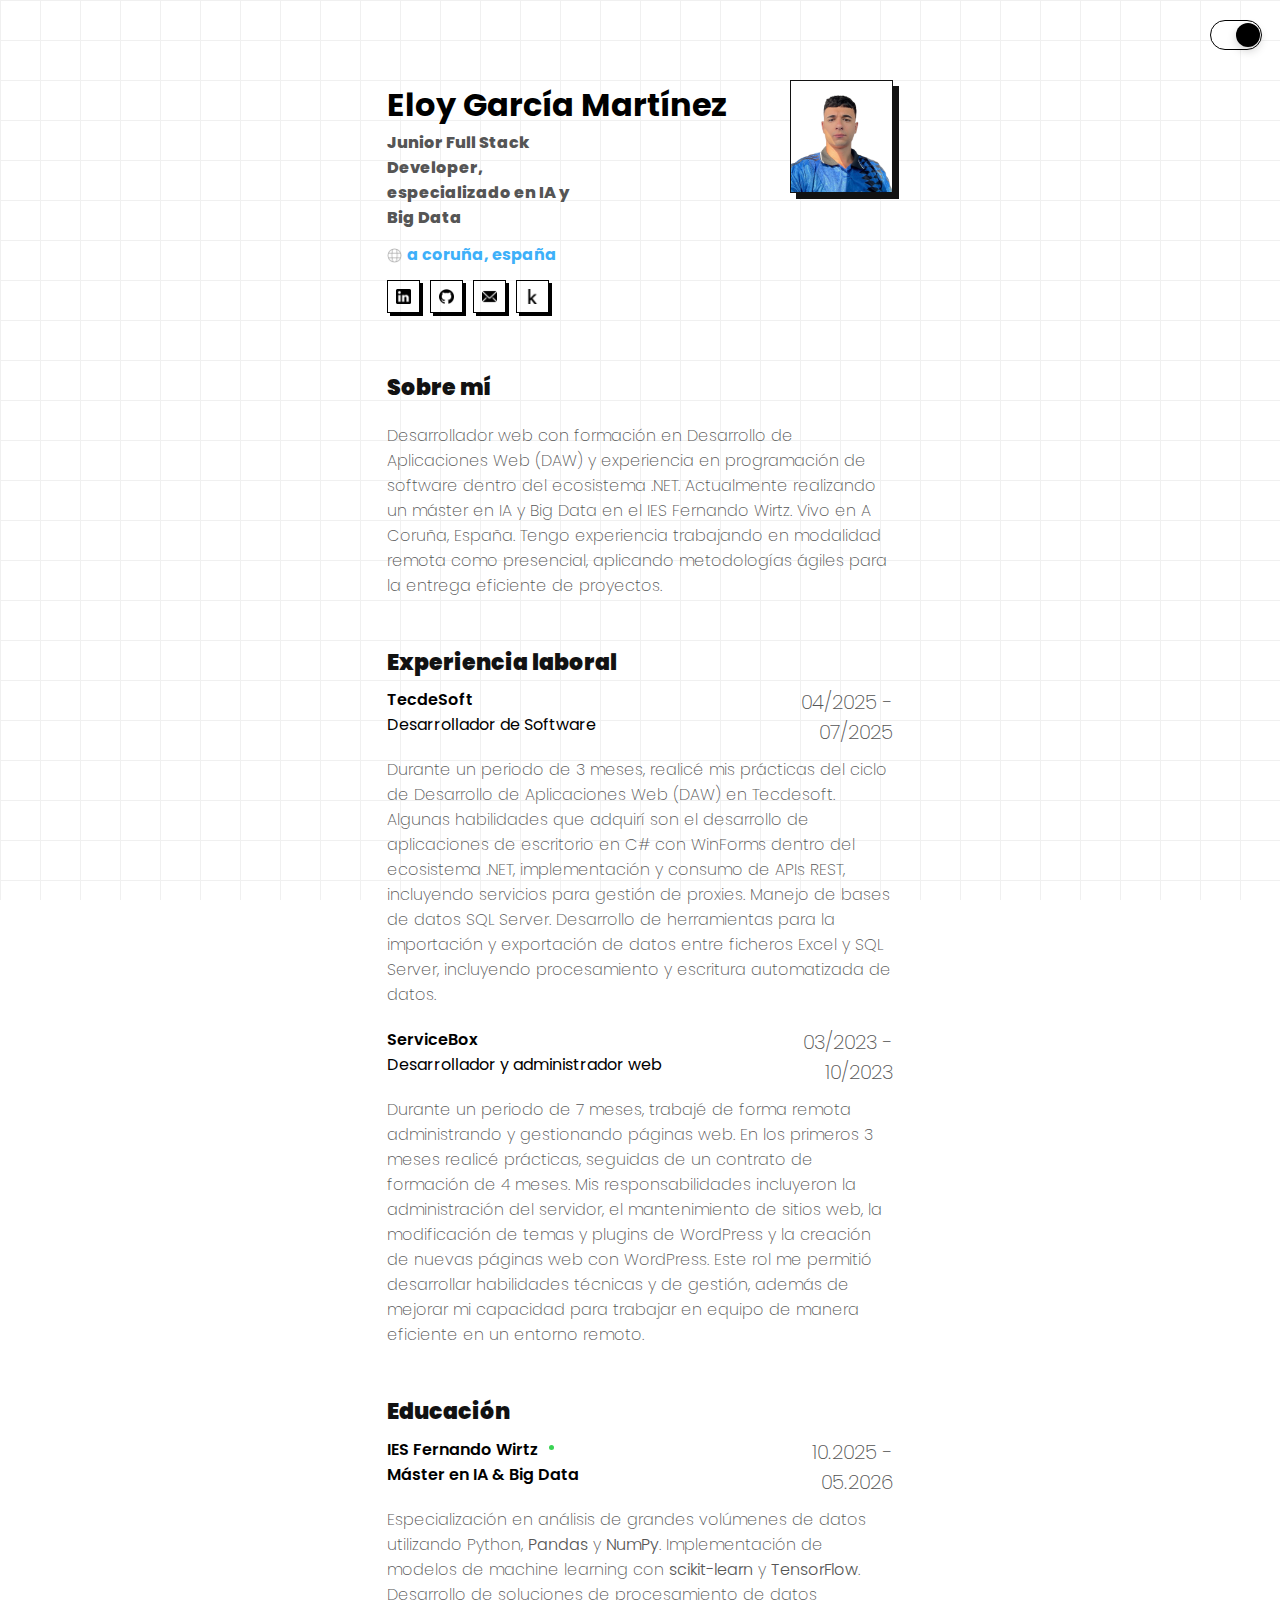
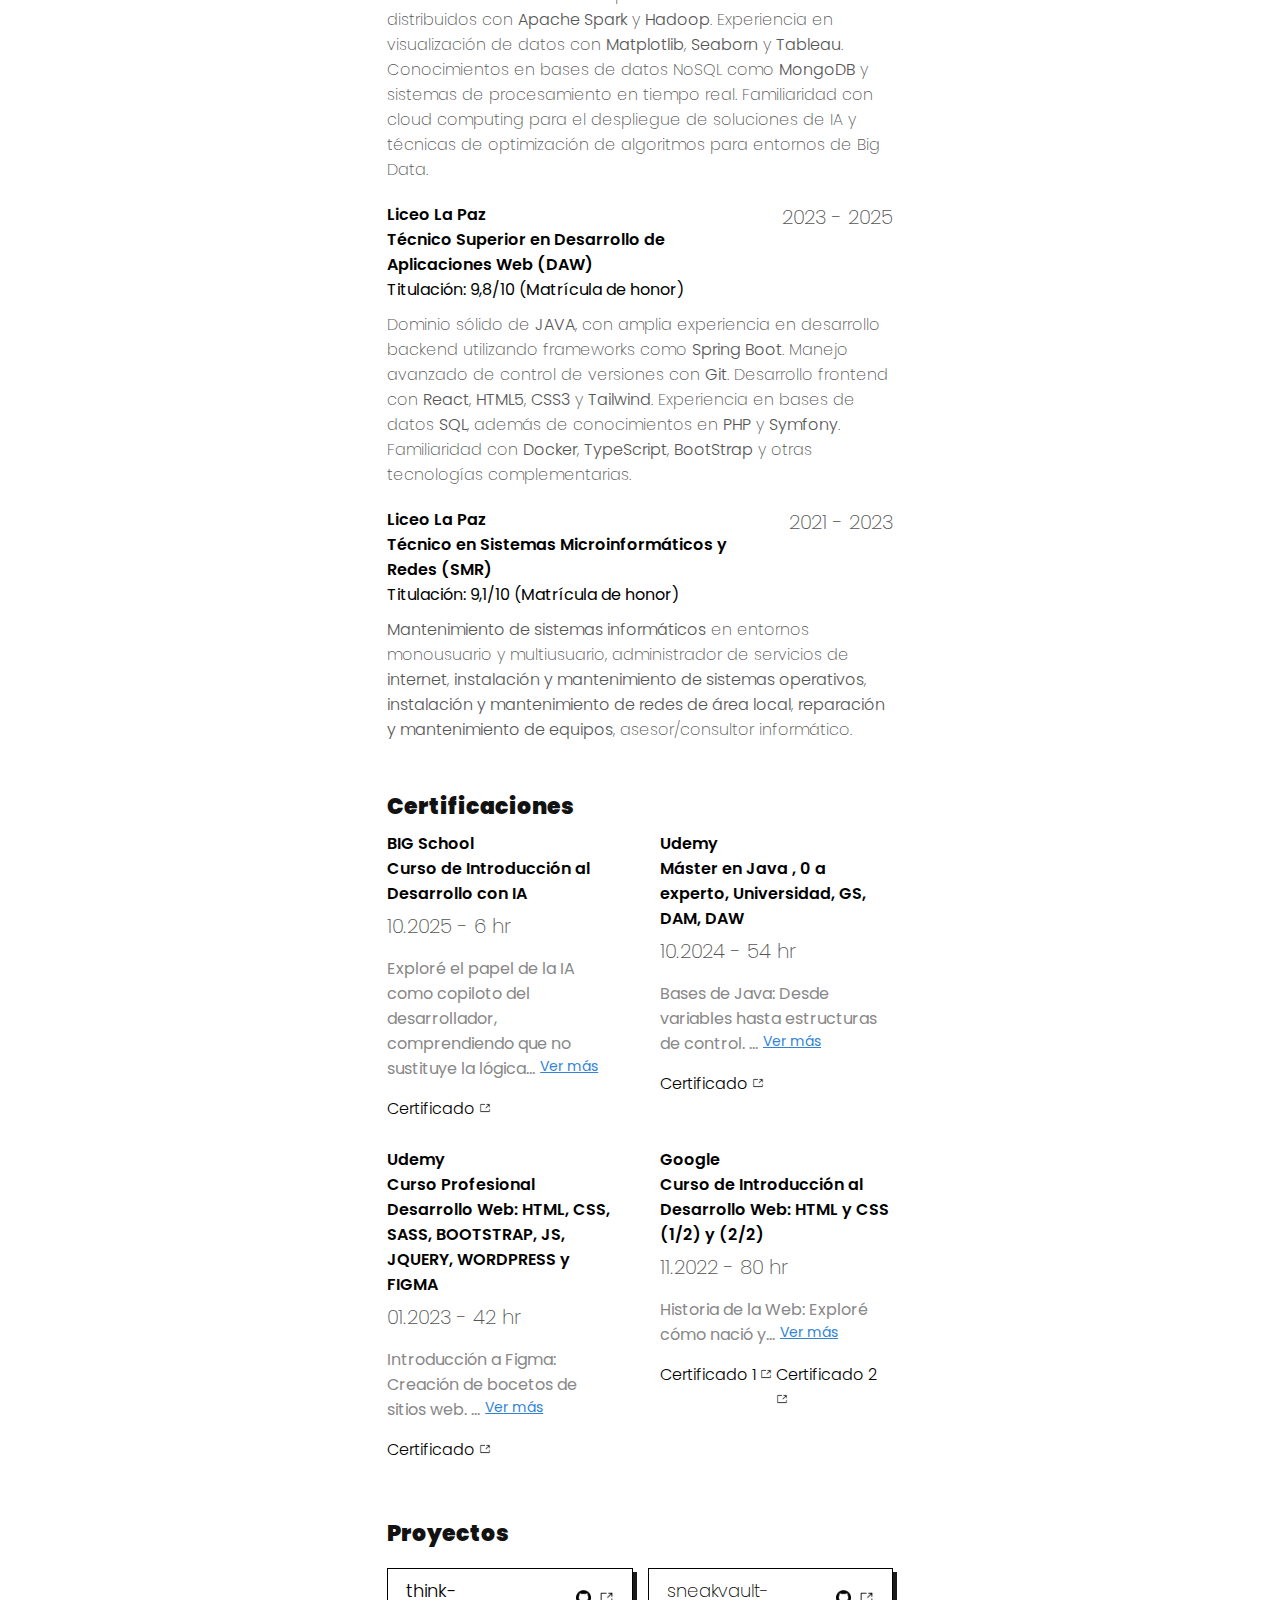
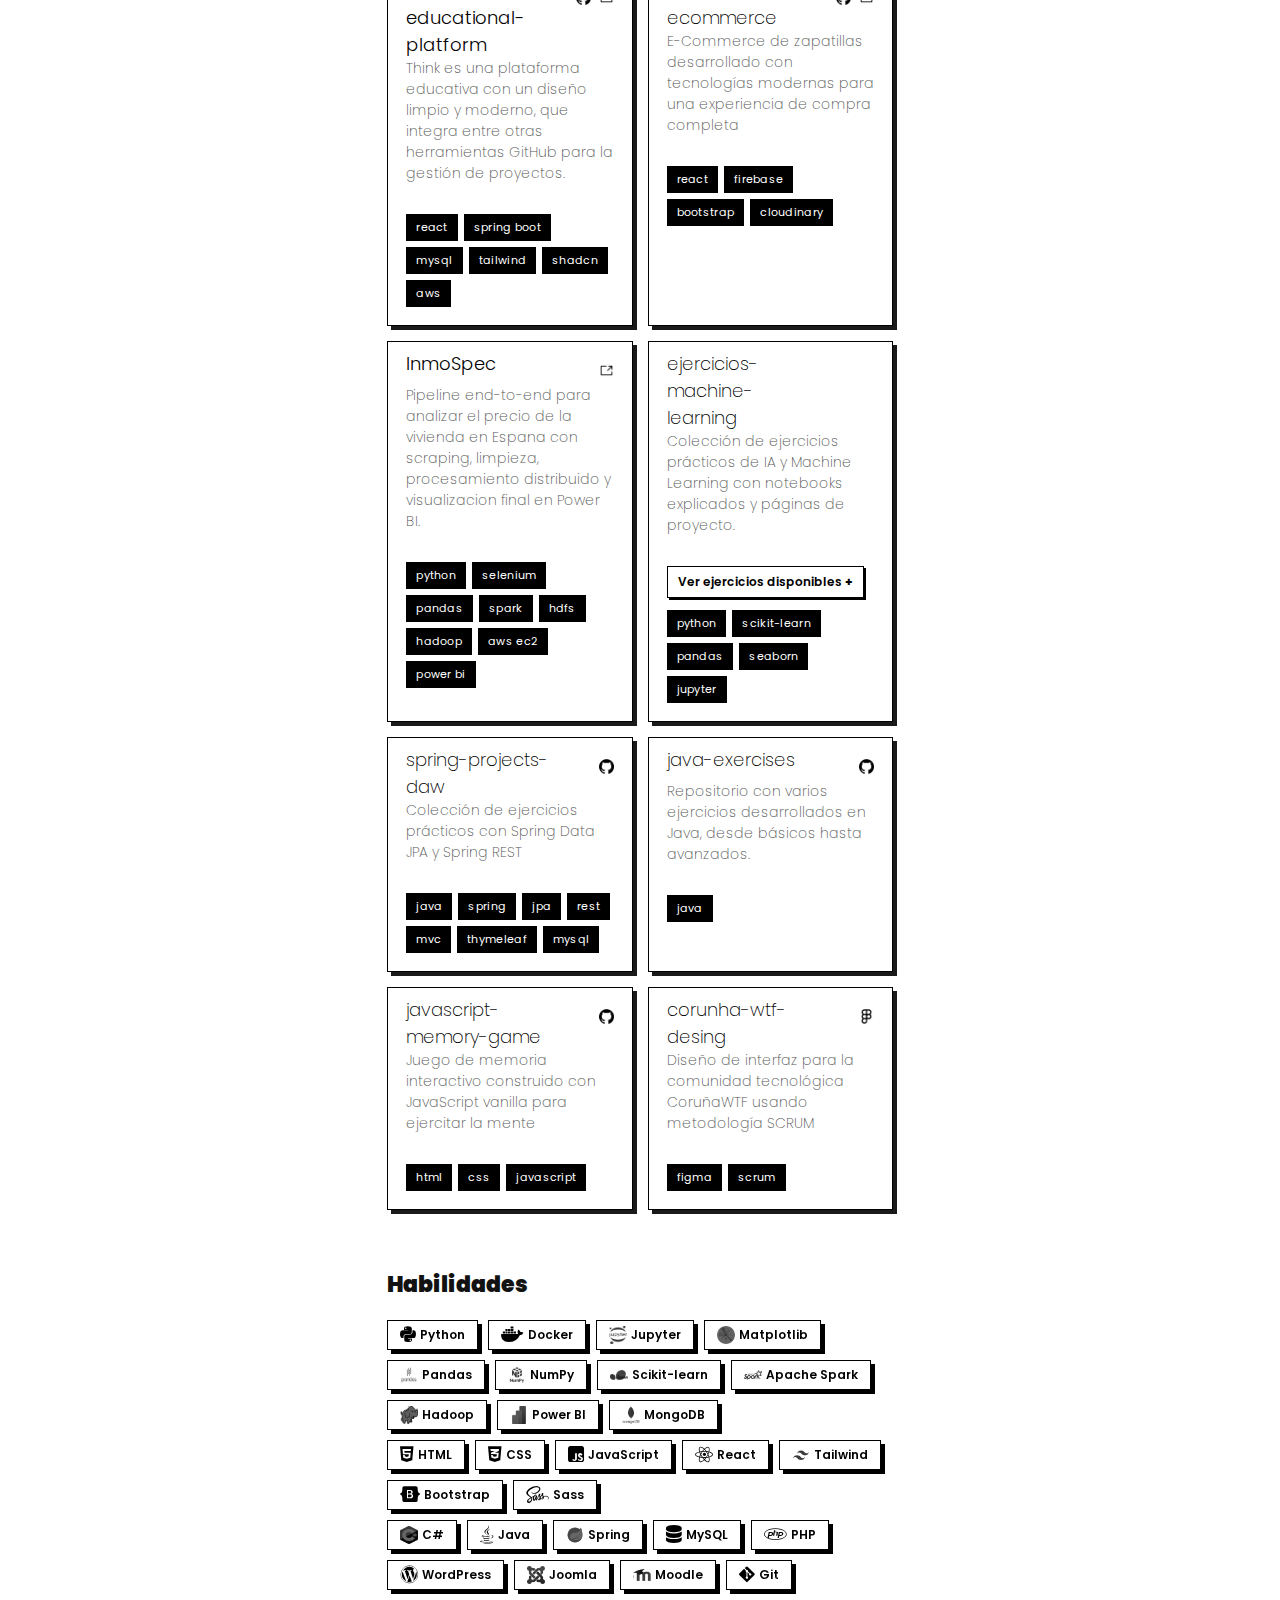
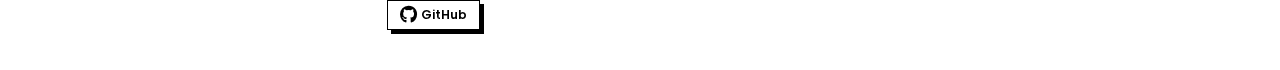
<file: index.html>
<!DOCTYPE html>
<html lang="es">

<head>
    <meta charset="UTF-8">
    <meta name="viewport" content="width=device-width, initial-scale=1.0">
    <meta name="description" content="Portfolio de EloyGarcia con estudios
    realizados, proyectos, habilidades y certificaciones.">
    <title>Eloy García - Junior Full Stack Developer</title>
    <link rel="stylesheet" href="styles.css" type="text/css">
    <link rel="icon" type="image/png" href="img/eloy.png">
    <link rel="stylesheet" href="https://cdnjs.cloudflare.com/ajax/libs/font-awesome/6.5.1/css/all.min.css">
    <script>
        (function () {
            if (window.__applyDarkPref) return;
            window.__applyDarkPref = true;
            function applyPref() {
                try {
                    var stored = localStorage.getItem('prefers-dark');
                    var shouldDark = stored === '1' ? true : (stored === '0' ? false : false); // Default to light
                    document.body.classList.toggle('dark', !!shouldDark);
                } catch (e) {}
            }
            if (document.readyState === 'loading') document.addEventListener('DOMContentLoaded', applyPref); else applyPref();
        })();
    </script>
</head>

<body class="body-grid">

    <main>
        <!-- <button class="switch" id="switch">
            <span><img src="img/sun-solid.svg" width="15" height="15" alt="sol boton dark mode"></span>
            <span><img src="img/moon-solid.svg" width="15" height="15" alt="luna boton dark mode"></span>
        </button> -->
        <article class="nombre">

            <div class="texto-nombre">
                <h2>Eloy García Martínez </h2>
                <h3>
                    Junior Full Stack Developer, especializado
                    en IA y Big Data
                </h3>
                <h4 style="color: #3EB0F9; font-weight: bold;"><img src="img/world.png" width="15px" alt=""> A Coruña, España </h4>
            </div>

            <img src="img/eloy.png" id="foto" width="150" class="img-nombre" alt="imagen eloy">

            <div class="redes">
                <a href="https://www.linkedin.com/in/eloygarciamartinez/" target="_blank"><img
                        src="img/linkedin.webp" width="15" height="15" alt="logo linkedin"></a>
                <a href="https://github.com/E7OY" target="_blank"><img src="img/github.webp" width="15" height="15"
                        alt="logo github"></a>
                <a href="mailto:soyeloygarciamartinez@gmail.com" target="_blank"><img src="img/mail.webp" width="15"
                        height="15" alt="logo gmail"></a>
                <a href="https://www.kaggle.com/eloygarciakaggle" target="_blank"><img src="img/kagglelogo.webp"
                        width="15" height="15" class="logokaggle" alt="logo kaggle"></a>
            </div>
            <!--
            <div class="design-cheatsheet">
                <i class="fa-solid fa-triangle-circle-square"></i>
                <p><strong>Nuevo:</strong> En este enlace podrás encontrar un <a href="pandas.html" target="_blank">Cheatsheet de la librería Pandas <img class="exterior" src="img/exterior.webp" width="12" height="12" alt="enlace externo"></a>, que incluye ejemplos prácticos y funciones útiles para trabajar con datos en Python.</p>
            </div>
            -->

        </article>

        <article class="sobre-mi general">
            <h2 id="sobre-mi">Sobre mí</h2>
            <p>
                Desarrollador web con formación en Desarrollo de Aplicaciones Web (DAW) y experiencia en programación de
                software dentro del ecosistema .NET.
                Actualmente realizando un máster en IA y Big Data en el IES Fernando Wirtz. Vivo en A Coruña, España.
                Tengo experiencia trabajando
                en modalidad remota como presencial, aplicando metodologías ágiles para la entrega eficiente de
                proyectos.
            </p>
        </article>

        <article class="experiencia general">
            <h2 id="experiencia-laboral">Experiencia laboral</h2>
            <div class="tecdesoft">
                <h3>
                    TecdeSoft<br>
                    <span>Desarrollador de Software</span>
                </h3>
                <h3 class="fecha">
                    04/2025 - 07/2025
                </h3>
                <p>
                    Durante un periodo de 3 meses, realicé mis prácticas del ciclo de Desarrollo de Aplicaciones Web
                    (DAW) en Tecdesoft.
                    Algunas habilidades que adquirí son el desarrollo de aplicaciones de escritorio en C# con WinForms
                    dentro
                    del ecosistema .NET, implementación y consumo de APIs REST, incluyendo servicios para gestión de
                    proxies.
                    Manejo de bases de datos SQL Server. Desarrollo de herramientas para la importación y exportación de
                    datos
                    entre ficheros Excel y SQL Server, incluyendo procesamiento y escritura automatizada de datos.
                </p>
            </div>
            <div class="servicebox">
                <h3>
                    ServiceBox<br>
                    <span>
                        Desarrollador y administrador web
                    </span>

                </h3>
                <h3 class="fecha">
                    03/2023 - 10/2023
                </h3>
                <p>
                    Durante un periodo de 7 meses, trabajé de forma remota administrando y gestionando páginas web. En
                    los primeros 3 meses realicé prácticas,
                    seguidas de un contrato de formación de 4 meses. Mis responsabilidades incluyeron la administración
                    del servidor, el mantenimiento de sitios
                    web, la modificación de temas y plugins de WordPress y la creación de nuevas páginas web con
                    WordPress. Este rol me permitió desarrollar
                    habilidades técnicas y de gestión, además de mejorar mi capacidad para trabajar en equipo de manera
                    eficiente en un entorno remoto.
                </p>
            </div>
        </article>

        <article class="educacion general">
            <h2 id="educacion">Educación</h2>
            <div class="daw">
                <h3>
                    IES Fernando Wirtz<span class="dot-pulse"></span><br>
                    Máster en IA & Big Data<br>
                </h3>
                <h3 class="fecha">
                    10.2025 - 05.2026
                </h3>
                <p>
                    Especialización en análisis de grandes volúmenes de datos utilizando Python, <span class="highlight">Pandas</span> y <span class="highlight">NumPy</span>.
                    Implementación de
                    modelos de machine learning con <span class="highlight">scikit-learn</span> y <span class="highlight">TensorFlow</span>. Desarrollo de soluciones de procesamiento
                    de datos
                    distribuidos con <span class="highlight">Apache Spark</span> y <span class="highlight">Hadoop</span>. Experiencia en visualización de datos con <span class="highlight">Matplotlib</span>,
                    <span class="highlight">Seaborn</span> y <span class="highlight">Tableau</span>.
                    Conocimientos en bases de datos NoSQL como <span class="highlight">MongoDB</span> y sistemas de procesamiento en tiempo real.
                    Familiaridad con
                    cloud computing para el despliegue de soluciones de IA y técnicas de optimización de algoritmos para
                    entornos de
                    Big Data.
                </p>
            </div>

            <div class="daw">
                <h3>
                    Liceo La Paz<br>
                    Técnico Superior en Desarrollo de Aplicaciones Web (DAW)<br>
                    <span>
                        Titulación: 9,8/10 (Matrícula de honor)
                    </span>
                </h3>
                <h3 class="fecha">
                    2023 - 2025
                </h3>
                <p>
                    Dominio sólido de <span class="highlight">JAVA</span>, con amplia experiencia en desarrollo backend utilizando frameworks como
                    <span class="highlight">Spring Boot</span>.
                    Manejo avanzado de control de versiones con <span class="highlight">Git</span>. Desarrollo frontend con <span class="highlight">React</span>, <span class="highlight">HTML5</span>, <span class="highlight">CSS3</span> y
                    <span class="highlight">Tailwind</span>.
                    Experiencia en bases de datos <span class="highlight">SQL</span>, además de conocimientos en <span class="highlight">PHP</span> y <span class="highlight">Symfony</span>. Familiaridad con
                    <span class="highlight">Docker</span>, <span class="highlight">TypeScript</span>,
                    <span class="highlight">BootStrap</span> y otras tecnologías complementarias.
                </p>
            </div>
            <div class="smr">
                <h3>
                    Liceo La Paz<br>
                    Técnico en Sistemas Microinformáticos y Redes (SMR)<br>
                    <span>
                        Titulación: 9,1/10 (Matrícula de honor)
                    </span>
                </h3>
                <h3 class="fecha">
                    2021 - 2023
                </h3>
                <p>
                    <span class="highlight">Mantenimiento de sistemas informáticos</span> en entornos monousuario y multiusuario, administrador de
                    servicios de <span class="highlight">internet</span>, <span class="highlight">instalación y mantenimiento de sistemas operativos</span>, <span class="highlight">instalación y mantenimiento de redes de área local</span>, <span class="highlight">reparación y mantenimiento de equipos</span>,
                    asesor/consultor informático.
                </p>
            </div>

        </article>

        <article class="certificaciones general">
            <h2 id="certificaciones">Certificaciones</h2>
                 <!-- 
            <h3>Badges</h3>

            <div class="badges-row">
                <!-- <div class="kaggle-badge" aria-label="Kaggle Community Member">
            <a href="https://www.kaggle.com/eloygarciakaggle" target="_blank">
                <img src="img/kaggle1.svg" width="56" height="56" alt="Badge Kaggle" />
            </a>
            <span class="badge-label">Kaggle Member
</span>
        </div> 

                <div class="python-badge" aria-label="Python Coder">
                    <a href="https://www.kaggle.com/eloygarciakaggle" target="_blank">
                        <img src="img/python-coder-badge.svg" width="56" height="56" alt="Badge Python Coder" />
                    </a>
                    <span class="badge-label">Python Coder</span>
                </div>
            </div>-->

            <div class="fila-certificados">
                
                <div class="certificado">
                    <h3>
                        BIG School<br>
                        Curso de Introducción al Desarrollo con IA
                    </h3>
                    <h3 class="fecha">
                        10.2025 - 6 hr
                    </h3>
                    <p class="certificado-descripcion">
                        Exploré el papel de la IA como copiloto del desarrollador, comprendiendo que no sustituye la lógica ni 
                        el criterio técnico, sino que amplifica la capacidad de crear. Aprendí a transformar notas 
                        de reunión en user stories, criterios de aceptación y tickets automatizados mediante IA. 
                        Utilicé herramientas como NotebookLM para construir cuadernos de conocimiento personalizados y 
                        tomar decisiones técnicas más inteligentes al comparar stacks o frameworks. Me familiaricé con la
                        ingeniería de prompts y la creación de agentes especializados para tareas específicas como arquitectura 
                        virtual y auditoría de seguridad. Comprendí los riesgos del código generado automáticamente y apliqué 
                        principios de Security by Design y Security by Default en entornos de desarrollo con IA.
                        Aprendí a crear y gestionar flujos de trabajo con n8n, una herramienta de automatización de
                        procesos.
                    </p>
                    <h4><a href="https://drive.google.com/file/d/1z70CsJo6ogOyUj9b50A27TuLiJAxiv0a/view"
                        target="_blank">Certificado <img class="exterior" src="img/exterior.webp" width="12" height="12"
                        alt="logo enlace"></a></h4>
                    </div>
                    <div class="certificado">
                        <h3>
                            Udemy<br>
                            Máster en Java , 0 a experto, Universidad, GS, DAM, DAW
                        </h3>
                        <h3 class="fecha">
                            10.2024 - 54 hr
                        </h3>
                        <p class="certificado-descripcion">
                            Bases de Java: Desde variables hasta estructuras de control.
                            Programación Orientada a Objetos: Clases, métodos, herencia, polimorfismo.
                            Aprobar Exámenes y Conseguir Empleo: Preparación para certificaciones y entrevistas.
                            Bases de Datos: Manejo de bases de datos con JDBC.
                            Programación Funcional: Uso de expresiones Lambda y Stream API.
                            Programación Multihilo.
                            Manejo de Excepciones y Colecciones.
                            Interfaces Gráficas: Creación de GUIs con SWING.
                            Comunicación entre Objetos en Java.
                        </p>
                        <h4><a href="https://udemy-certificate.s3.amazonaws.com/pdf/UC-77258feb-e21d-4a8c-8086-00fbd2307b82.pdf"
                                target="_blank">Certificado <img class="exterior" src="img/exterior.webp" width="12" height="12"
                                alt="logo enlace"></a></h4>
                            </div>
                        </div>
                        
                        <div class="fila-certificados">
                <div class="certificado">
                    <h3>
                        Udemy<br>
                        Curso Profesional Desarrollo Web: HTML, CSS, SASS, BOOTSTRAP, JS, JQUERY,
                        WORDPRESS y FIGMA
                    </h3>
                    <h3 class="fecha">
                        01.2023 - 42 hr
                    </h3>
                    <p class="certificado-descripcion">
                        Introducción a Figma: Creación de bocetos de sitios web.
                        Fundamentos del Diseño Web: Construcción de la primera página web con HTML y CSS.
                        Diseño Web Adaptable: Creación de páginas responsivas para dispositivos móviles.
                        Programación en JavaScript:Implementación de lógica y interactividad en las páginas web.
                        jQuery: Adición de efectos y animaciones a las páginas web.
                        Bootstrap 5: Utilización del framework para diseño web responsive rápido y sencillo.
                        WordPress: Gestión de contenidos, desde la instalación hasta la creación de un blog real.
                        Control de Versiones con Git y GitHub: Compartición y gestión del código.
                        Publicación de Sitios Web: Proceso de subir páginas web a Internet.
                    </p>
                    <h4><a href="https://udemy-certificate.s3.amazonaws.com/pdf/UC-5fd77b2a-47f9-419e-9315-de0ef119b8b0.pdf"
                            target="_blank">Certificado <img class="exterior" src="img/exterior.webp" width="12" height="12"
                                alt="logo enlace"></a></h4>
                </div>

                <!-- <div class="certificado">
                    <h3>
                        OpenWebinars<br>
                        Curso de Figma
                    </h3>
                    <h3 class="fecha">
                        06.2023 - 4 hr
                    </h3>
                    <p class="certificado-descripcion">
                        Introducción a Figma: Familiarización con la interfaz de Figma. Configuración de proyectos y gestión de archivos.
                        Herramientas de Diseño: Uso de herramientas de diseño vectorial. Creación y edición de formas y texto. Aplicación de colores, gradientes y efectos.
                        Prototipado de Interfaces: Creación de wireframes y mockups. Diseño de interfaces de usuario (UI). Integración de componentes interactivos.
                        Prácticas y Proyectos: Ejercicios prácticos para aplicar los conocimientos adquiridos. Proyectos de diseño de interfaces reales.
                    </p>
                    <h4><a href="https://openwebinars.net/cert/frd7" target="_blank">Certificado <img src="img/exterior.webp" width="12" height="12" alt="logo enlace"></a></h4>
                </div> -->


                        <div class="certificado">
                            <h3>
                                Google<br>
                                Curso de Introducción al Desarrollo Web: HTML y CSS (1/2) y (2/2)
                            </h3>
                            <h3 class="fecha">
                                11.2022 - 80 hr
                            </h3>
                            <p class="certificado-descripcion">
                                Historia de la Web: Exploré cómo nació y evolucionó la Web hasta convertirse en lo que es hoy.
                                Funcionamiento de la Web: Comprendí los principios básicos de cómo funciona la Web, incluyendo
                                protocolos como HTTP y HTTPS.
                                Creación de páginas web: Aprendí a escribir y estructurar correctamente páginas web utilizando
                                HTML5.
                                Publicación de sitios web: Conocí los pasos necesarios para alojar y publicar sitios web en
                                servidores.
                                Buenas prácticas en estructuración web: Me familiaricé con las mejores prácticas para
                                estructurar contenido y aplicar estilos CSS para mejorar la apariencia visual de las páginas.
                                Definición de la presentación de una página web: Aprendí a aplicar estilos CSS para definir la
                                apariencia visual de páginas web.
                                Definición de la presentación de los elementos de una página web: Me familiaricé con la
                                estilización individual de componentes web utilizando CSS.
                                Maquetación de una página web: Adquirí conocimientos sobre cómo estructurar y organizar el
                                contenido de una página web de manera profesional utilizando técnicas de diseño y maquetación
                                con CSS.
                                Logro del éxito de una página web: Entendí los factores clave para crear páginas web exitosas,
                                incluyendo la usabilidad, accesibilidad y rendimiento.
                            </p>
                            <div style="display: flex;">
                                <h4><a href="https://skillshop.exceedlms.com/student/award/B7Suy139icPRWuSaDjQZDjNU"
                                    target="_blank">Certificado 1 <img class="exterior" src="img/exterior.webp" width="12" height="12"
                                    alt="logo enlace"></a></h4>
                                    <h4><a href="https://skillshop.exceedlms.com/student/award/tfUBYw1ZhdzNoWaczBZQE6Dd"
                                        target="_blank">Certificado 2 <img class="exterior" src="img/exterior.webp" width="12" height="12"
                                        alt="logo enlace"></a></h4>
                            </div>
                        </div>
                    </article>
                    
                    <article class="proyectos general">
                        <h2 id="proyectos">Proyectos</h2>
                        <div class="contenedor-proyectos">

                <div class="proyecto-card">
                    <div class="project-header">
                        <h3><a href="think.html"
                            style="text-decoration: none; color: inherit;">think-educational-platform</a></h3>
                            <div class="project-links">
                            <a href="https://github.com/E7OY/EjerciciosPHP" target="_blank" class="link-icon ">
                                <img class="github" src="img/github-cajas.webp" width="15" height="15"
                                    alt="imagen github">
                            </a>
                            <a href="think.html" class="link-icon exterior">
                                <img src="img/exterior.webp" width="15" height="15" alt="">
                              
                            </a>
                        </div>
                    </div>
                    <p class="project-description">
                        Think es una plataforma educativa con un diseño limpio y moderno,
                        que integra entre otras herramientas GitHub para la gestión de proyectos.
                    </p>
                    <div class="tech-stack">
                        <span class="tech-tag">React</span>
                        <span class="tech-tag">Spring Boot</span>
                        <span class="tech-tag">MySQL</span>
                        <span class="tech-tag">Tailwind</span>
                        <span class="tech-tag">ShadCN</span>
                        <span class="tech-tag">AWS</span>
                    </div>
                </div>

                <div class="proyecto-card">
                    <div class="project-header">
                        <h3>sneakvault-ecommerce</h3>
                        <div class="project-links">
                            <a href="https://github.com/E7OY/SneakVault" target="_blank" class="link-icon">
                                <img class="github" src="img/github-cajas.webp" width="15" height="15"
                                    alt="imagen github">
                            </a>
                            <a href="sneakvault.html" class="link-icon exterior">
                                <img src="img/exterior.webp" width="15" height="15" alt="">
                              
                            </a>
                        </div>
                    </div>
                    <p class="project-description">
                        E-Commerce de zapatillas desarrollado con tecnologías modernas para una experiencia de compra
                        completa
                    </p>
                    <div class="tech-stack">
                        <span class="tech-tag">React</span>
                        <span class="tech-tag">Firebase</span>
                        <span class="tech-tag">Bootstrap</span>
                        <span class="tech-tag">Cloudinary</span>
                    </div>
                </div>

                <div class="proyecto-card">
                    <div class="project-header">
                        <h3><a href="inmospec.html"
                            style="text-decoration: none; color: inherit;">InmoSpec</a></h3>
                        <div class="project-links">
                            <a href="inmospec.html" class="link-icon exterior">
                                <img src="img/exterior.webp" width="15" height="15" alt="">
                            </a>
                        </div>
                    </div>
                    <p class="project-description">
                        Pipeline end-to-end para analizar el precio de la vivienda en Espana con scraping,
                        limpieza, procesamiento distribuido y visualizacion final en Power BI.
                    </p>
                    <div class="tech-stack">
                        <span class="tech-tag">Python</span>
                        <span class="tech-tag">Selenium</span>
                        <span class="tech-tag">Pandas</span>
                        <span class="tech-tag">Spark</span>
                        <span class="tech-tag">HDFS</span>
                        <span class="tech-tag">Hadoop</span>
                        <span class="tech-tag">AWS EC2</span>
                        <span class="tech-tag">Power BI</span>
                    </div>
                </div>

                <div class="proyecto-card">
                    <div class="project-header">
                        <h3>ejercicios-machine-learning</h3>
                    </div>
                    <p class="project-description">
                        Colección de ejercicios prácticos de IA y Machine Learning con notebooks explicados y páginas de proyecto.
                    </p>
                    <details class="ia-dropdown">
                        <summary>Ver ejercicios disponibles</summary>
                        <ul class="ia-dropdown-list">
                            <li><a href="possum-regression.html">possum-regression</a></li>
                            <li><a href="heart-attack.html">heart-attack-classifier</a></li>
                            <li><a href="melbourne-housing-market.html">melbourne-housing-market</a></li>
                        </ul>
                    </details>
                    <div class="tech-stack">
                        <span class="tech-tag">Python</span>
                        <span class="tech-tag">scikit-learn</span>
                        <span class="tech-tag">Pandas</span>
                        <span class="tech-tag">Seaborn</span>
                        <span class="tech-tag">Jupyter</span>
                    </div>
                </div>

                <div class="proyecto-card">
                    <div class="project-header">
                        <h3>spring-projects-daw</h3>
                        <div class="project-links">
                            <a href="https://github.com/E7OY/EjerciciosJavaSpring" target="_blank" class="link-icon">
                                <img class="github" src="img/github-cajas.webp" width="15" height="15"
                                    alt="imagen github">
                            </a>
                        </div>
                    </div>
                    <p class="project-description">
                        Colección de ejercicios prácticos con Spring Data JPA y Spring REST
                    </p>
                    <div class="tech-stack">
                        <span class="tech-tag">Java</span>
                        <span class="tech-tag">Spring</span>
                        <span class="tech-tag">JPA</span>
                        <span class="tech-tag">REST</span>
                        <span class="tech-tag">mvc</span>
                        <span class="tech-tag">Thymeleaf</span>
                        <span class="tech-tag">MySQL</span>

                    </div>
                </div>

                <div class="proyecto-card">
                    <div class="project-header">
                        <h3>java-exercises</h3>
                        <div class="project-links">
                            <a href="https://github.com/E7OY/java-exercises" target="_blank" class="link-icon">
                                <img class="github" src="img/github-cajas.webp" width="15" height="15"
                                    alt="imagen github">
                            </a>
                        </div>
                    </div>
                    <p class="project-description">
                        Repositorio con varios ejercicios desarrollados en Java, desde básicos hasta avanzados.
                    <div class="tech-stack">
                        <span class="tech-tag">java</span>
                    </div>
                </div>

                <div class="proyecto-card">
                    <div class="project-header">
                        <h3>javascript-memory-game</h3>
                        <div class="project-links">
                            <a href="https://github.com/E7OY/EjercicioJavaScriptEGM" target="_blank" class="link-icon">
                                <img class="github" src="img/github-cajas.webp" width="15" height="15"
                                    alt="imagen github">
                            </a>
                        </div>
                    </div>
                    <p class="project-description">
                        Juego de memoria interactivo construido con JavaScript vanilla para ejercitar la mente
                    </p>
                    <div class="tech-stack">
                        <span class="tech-tag">HTML</span>
                        <span class="tech-tag">CSS</span>
                        <span class="tech-tag">JavaScript</span>
                    </div>
                </div>

                <div class="proyecto-card">
                    <div class="project-header">
                        <h3>corunha-wtf-desing</h3>
                        <div class="project-links">
                            <a href="https://www.figma.com/design/qATp72kgbTKFrtCCVg7drx/P3_SCRUM_EQUIPO2?node-id=0-1&t=8tr6p9QO35VoX1pm-1"
                                target="_blank" class="link-icon">
                                <img class="figma" src="img/figma(1).webp" width="15" height="15" alt="imagen figma">
                            </a>
                        </div>
                    </div>
                    <p class="project-description">
                        Diseño de interfaz para la comunidad tecnológica CoruñaWTF usando metodología SCRUM
                    </p>
                    <div class="tech-stack">
                        <span class="tech-tag">Figma</span>
                        <span class="tech-tag">SCRUM</span>
                    </div>
                </div>



            </div>
        </article>

        <article class="habilidades general">
            <h2 id="habilidades">Habilidades</h2>

            <div class="skills-container">
                <div class="skills-group">
                    <!--habilidades del curso de ia y big data-->
                    <div class="skill-badge">
                        <i class="fa-brands fa-python"></i>
                        <span>Python</span>
                    </div>
                    <div class="skill-badge">
                        <i class="fa-brands fa-docker"></i>
                        <span>Docker</span>
                    </div>
                    <div class="skill-badge">
                        <img src="img/jupyterlogo.webp" width="20" alt="">
                        <span>Jupyter</span>
                    </div>
                    <div class="skill-badge">
                        <img src="img/matplotliblogo.webp" width="20" alt="">
                        <span>Matplotlib</span>
                    </div>
                    <div class="skill-badge">
                        <img src="img/pandaslogo.webp" width="20" alt="">
                        <span>Pandas</span>
                    </div>
                    <div class="skill-badge">
                        <img src="img/numpylogo.webp" width="20" alt="">
                        <span>NumPy</span>
                    </div>
                    <div class="skill-badge">
                        <img src="img/scikitlearnlogo.webp" width="20" alt="">
                        <span>Scikit-learn</span>
                    </div>
                    <div class="skill-badge">
                        <img src="img/sparklogo.webp" width="20" alt="">
                        <span>Apache Spark</span>
                    </div>
                    <div class="skill-badge">
                        <img src="img/hadooplogo.webp" width="20" alt="">
                        <span>Hadoop</span>
                    </div>
                    <div class="skill-badge">
                        <img src="img/powerbilogo.webp" width="20" alt="">
                        <span>Power BI</span>
                    </div>
                    <div class="skill-badge">
                        <img src="img/mongodblogo.webp" width="20" alt="">
                        <span>MongoDB</span>
                    </div>
                </div>

                <div class="skills-group">
                    <div class="skill-badge">
                        <i class="fa-brands fa-html5"></i>
                        <span>HTML</span>
                    </div>
                    <div class="skill-badge">
                        <i class="fa-brands fa-css3-alt"></i>
                        <span>CSS</span>
                    </div>
                    <div class="skill-badge">
                        <i class="fa-brands fa-js-square"></i>
                        <span>JavaScript</span>
                    </div>
                    <div class="skill-badge">
                        <i class="fa-brands fa-react"></i>
                        <span>React</span>
                    </div>
                    <div class="skill-badge">
                        <img src="img/tailwind.png" width="20" alt="">
                        <span>Tailwind</span>
                    </div>
                    <div class="skill-badge">
                        <i class="fa-brands fa-bootstrap"></i>
                        <span>Bootstrap</span>
                    </div>
                    <div class="skill-badge">
                        <i class="fa-brands fa-sass"></i>
                        <span>Sass</span>
                    </div>
                </div>

                <div class="skills-group">
                    <div class="skill-badge">
                        <img src="img/Logo_C_sharp.webp" width="20" alt="">
                        <span>C#</span>
                    </div>
                    <div class="skill-badge">
                        <i class="fa-brands fa-java"></i>
                        <span>Java</span>
                    </div>
                    <div class="skill-badge">
                        <img src="img/springboot.png" width="20" alt="">
                        <span>Spring</span>
                    </div>
                    <div class="skill-badge">
                        <i class="fa-solid fa-database"></i>
                        <span>MySQL</span>
                    </div>
                    <div class="skill-badge">
                        <i class="fa-brands fa-php"></i>
                        <span>PHP</span>
                    </div>
                </div>

                <div class="skills-group">
                    <div class="skill-badge">
                        <i class="fa-brands fa-wordpress"></i>
                        <span>WordPress</span>
                    </div>
                    <div class="skill-badge">
                        <img src="img/joomla.png" width="20" alt="">
                        <span>Joomla</span>
                    </div>
                    <div class="skill-badge">
                        <img src="img/moodle.png" width="20" alt="">
                        <span>Moodle</span>
                    </div>
                    <div class="skill-badge">
                        <i class="fa-brands fa-git-alt"></i>
                        <span>Git</span>
                    </div>
                    <div class="skill-badge">
                        <i class="fa-brands fa-github"></i>
                        <span>GitHub</span>
                    </div>
                </div>
            </div>
        </article>

    </main>

    <script>
        document.addEventListener('DOMContentLoaded', function () {
            const certificateDescriptions = document.querySelectorAll('.certificado-descripcion');

            certificateDescriptions.forEach(description => {
                const fullText = description.textContent;
                const words = fullText.split(' ');

                if (words.length > 40) {
                    const shortText = words.slice(0, 40).join(' ');

                    const truncatedSpan = document.createElement('span');
                    truncatedSpan.className = 'text-truncated';
                    truncatedSpan.textContent = shortText + '...';

                    const fullSpan = document.createElement('span');
                    fullSpan.className = 'text-full';
                    fullSpan.textContent = fullText;
                    fullSpan.style.display = 'none';

                    const toggleBtn = document.createElement('button');
                    toggleBtn.className = 'toggle-btn';
                    toggleBtn.textContent = 'Ver más';

                    description.innerHTML = '';
                    description.appendChild(truncatedSpan);
                    description.appendChild(fullSpan);
                    description.appendChild(toggleBtn);

                    toggleBtn.addEventListener('click', function () {
                        if (fullSpan.style.display === 'none') {
                            truncatedSpan.style.display = 'none';
                            fullSpan.style.display = 'inline';
                            toggleBtn.textContent = 'Ver menos';
                        } else {
                            truncatedSpan.style.display = 'inline';
                            fullSpan.style.display = 'none';
                            toggleBtn.textContent = 'Ver más';
                        }
                    });
                }
            });

        });
    </script>
    <script>
        (function () {
            if (window.__injectedDarkSwitch) return;
            window.__injectedDarkSwitch = true;

            const css = `
  .injected-apple-switch{position:fixed;right:18px;top:20px;width:52px;height:30px;border-radius:999px;background:#18181B;border:1px solid #fff;padding:3px;display:inline-flex;align-items:center;cursor:pointer;z-index:9999;transition:background .22s ease}
  .injected-apple-switch .knob{width:24px;height:24px;background:#fff;border-radius:50%;transform:translateX(0);transition:transform .22s cubic-bezier(.2,.9,.3,1);box-shadow:0 4px 10px rgba(0,0,0,.18)}
  .injected-apple-switch.active{background: #fff; border:1px solid #000}
  .injected-apple-switch.active .knob{background:#000;transform:translateX(22px)}
  .injected-apple-switch:focus{outline:3px solid rgba(100,150,255,.18);outline-offset:3px}
  @media (prefers-reduced-motion:reduce){.injected-apple-switch,.injected-apple-switch .knob{transition:none}}

  `;

            const style = document.createElement('style');
            style.setAttribute('data-injected', 'dark-switch-styles');
            style.appendChild(document.createTextNode(css));
            document.head.appendChild(style);

            function createButton() {
                const btn = document.createElement('button');
                btn.id = 'injected-apple-switch';
                btn.className = 'injected-apple-switch';
                btn.type = 'button';
                btn.setAttribute('aria-label', 'Alternar modo oscuro');
                btn.setAttribute('aria-pressed', 'false');
                btn.title = 'Alternar modo oscuro';
                btn.innerHTML = '<span class="knob" aria-hidden="true"></span>';

                function setState(on, save) {
                    document.body.classList.toggle('dark', !!on);
                    btn.classList.toggle('active', !on);
                    btn.setAttribute('aria-pressed', !!on ? 'true' : 'false');
                    if (save) localStorage.setItem('prefers-dark', !!on ? '1' : '0');
                }

                function toggle() {
                    setState(!document.body.classList.contains('dark'), true);
                }

                btn.addEventListener('click', toggle);
                btn.addEventListener('keydown', function (e) {
                    if (e.key === 'Enter' || e.key === ' ') { e.preventDefault(); toggle(); }
                });

                document.body.appendChild(btn);

                const stored = localStorage.getItem('prefers-dark');
                const initial = stored === '1' ? true : (stored === '0' ? false : false); // Default to light
                setState(initial, false);

                if (window.matchMedia) {
                    const mq = window.matchMedia('(prefers-color-scheme: dark)');
                    mq.addEventListener && mq.addEventListener('change', function () {
                        if (localStorage.getItem('prefers-dark') === null) {
                            setState(mq.matches, false);
                        }
                    });
                }
            }

            if (document.readyState === 'loading') document.addEventListener('DOMContentLoaded', createButton); else createButton();
        })();
    </script>

</body>

</html>
</file>
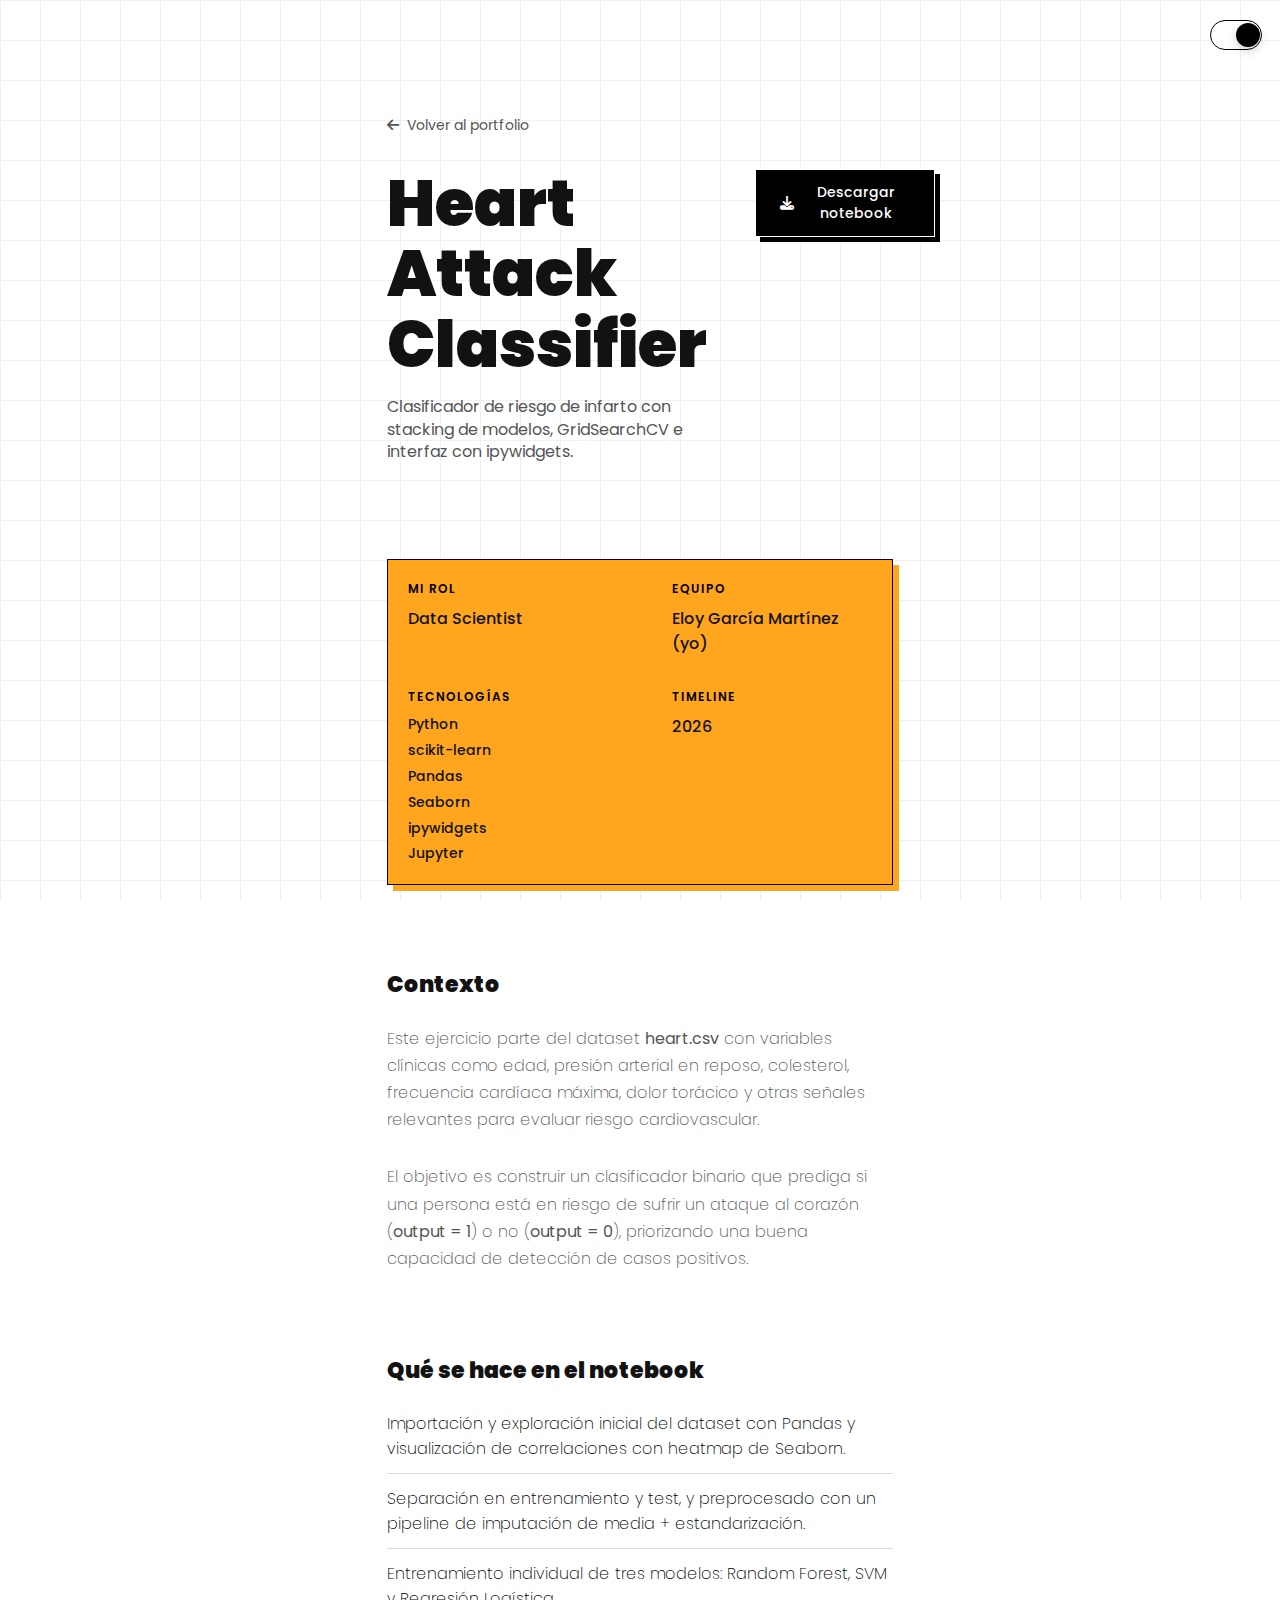
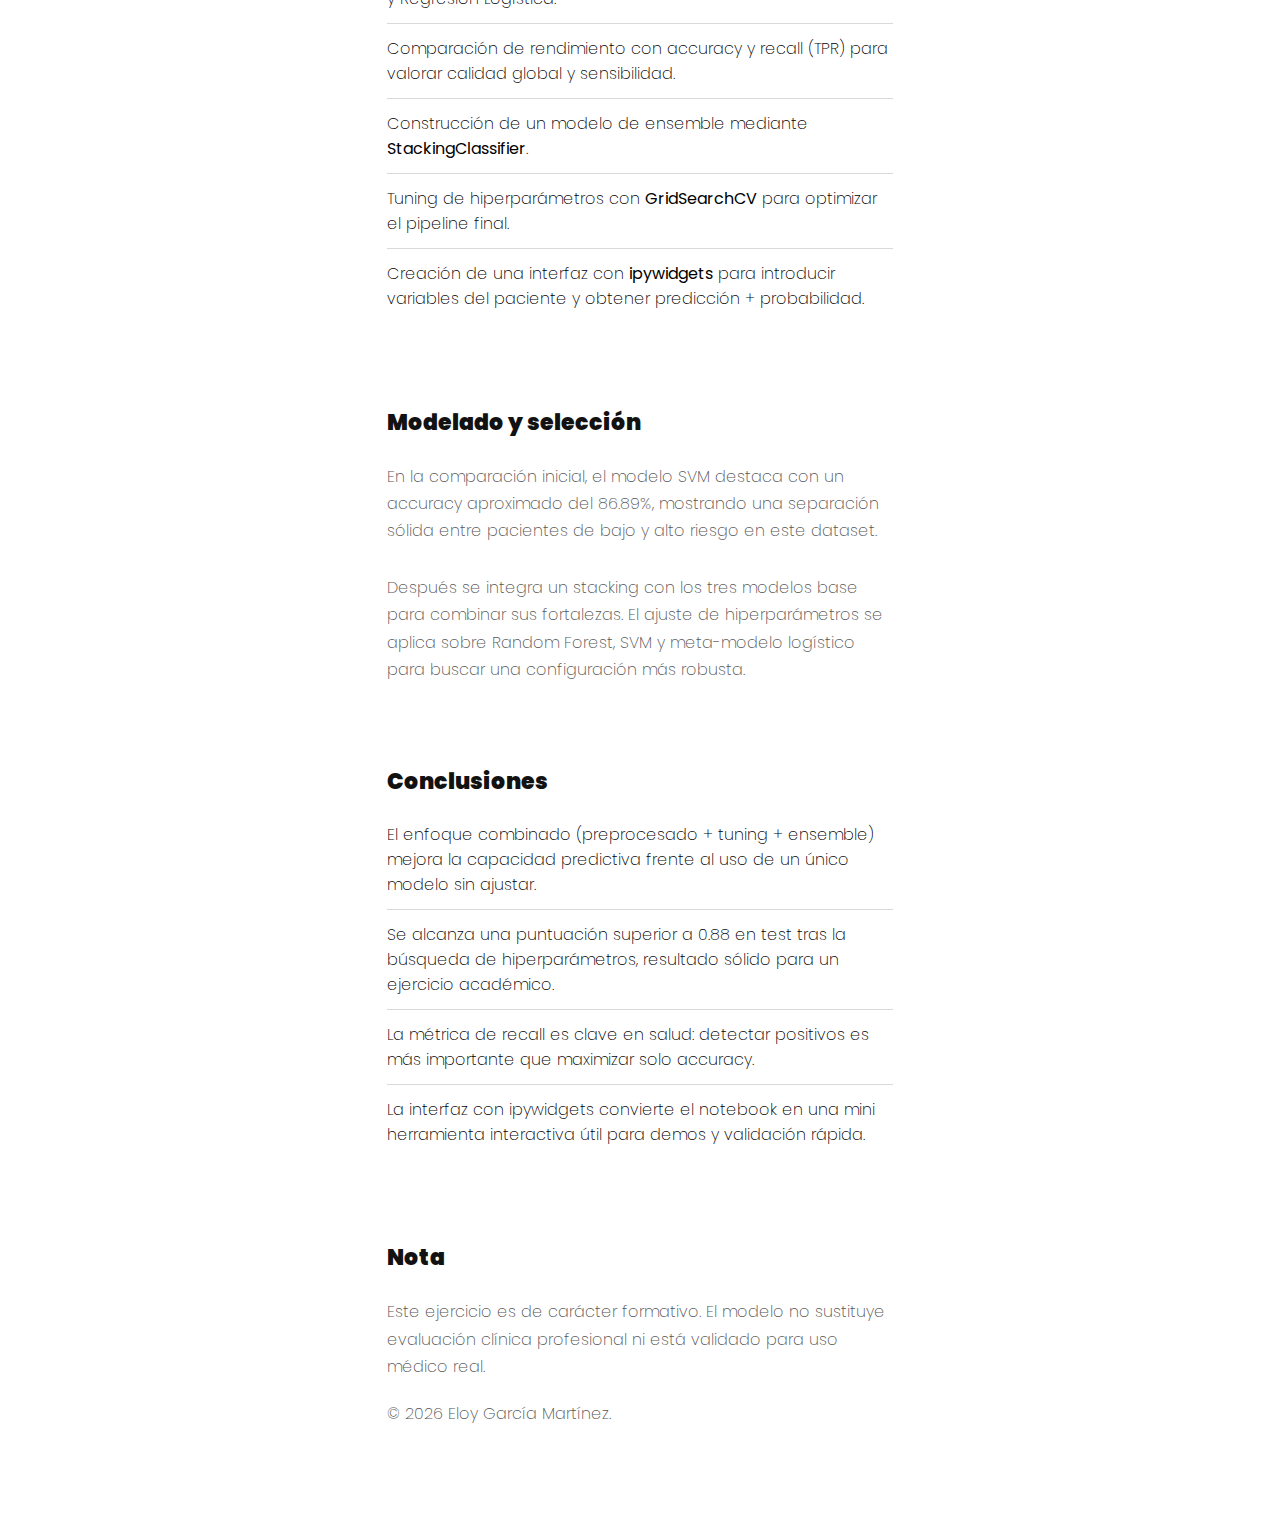
<file: heart-attack.html>
<!DOCTYPE html>
<html lang="es">

<head>
    <meta charset="UTF-8">
    <meta name="viewport" content="width=device-width, initial-scale=1.0">
    <meta name="description" content="Clasificador de riesgo de ataque al corazón con stacking de modelos y ajuste de hiperparámetros.">
    <title>Heart Attack Classifier - Proyecto IA | Eloy García</title>
    <link rel="stylesheet" href="styles.css" type="text/css">
    <link rel="icon" type="image/png" href="img/eloy.png">
    <link rel="stylesheet" href="https://cdnjs.cloudflare.com/ajax/libs/font-awesome/6.5.1/css/all.min.css">
    <script>
        (function () {
            if (window.__applyDarkPref) return;
            window.__applyDarkPref = true;
            function applyPref() {
                try {
                    var stored = localStorage.getItem('prefers-dark');
                    var shouldDark = stored === '1' ? true : (stored === '0' ? false : false);
                    document.body.classList.toggle('dark', !!shouldDark);
                } catch (e) {}
            }
            if (document.readyState === 'loading') document.addEventListener('DOMContentLoaded', applyPref); else applyPref();
        })();
    </script>
</head>

<body class="body-grid">
    <main>
        <div class="project-container">
            <nav class="back-nav">
                <a href="index.html" class="back-link">
                    <i class="fa-solid fa-arrow-left"></i>
                    Volver al portfolio
                </a>
            </nav>

            <header class="project-hero">
                <div>
                    <h1 class="project-title">Heart Attack Classifier</h1>
                    <p class="project-subtitle">Clasificador de riesgo de infarto con stacking de modelos, GridSearchCV e interfaz con ipywidgets.</p>
                </div>

                <div class="project-actions">
                    <a href="img/heart-attack.ipynb" download class="btn-project btn-primary">
                        <i class="fa-solid fa-download"></i>
                        Descargar notebook
                    </a>
                </div>
            </header>

            <div class="project-meta">
                <div class="meta-item">
                    <div class="meta-label">Mi Rol</div>
                    <div class="meta-value">Data Scientist</div>
                </div>

                <div class="meta-item">
                    <div class="meta-label">Equipo</div>
                    <div class="meta-value">Eloy García Martínez (yo)</div>
                </div>

                <div class="meta-item">
                    <div class="meta-label">Tecnologías</div>
                    <div class="tech-list">
                        <span class="tech-item">Python</span>
                        <span class="tech-item">scikit-learn</span>
                        <span class="tech-item">Pandas</span>
                        <span class="tech-item">Seaborn</span>
                        <span class="tech-item">ipywidgets</span>
                        <span class="tech-item">Jupyter</span>
                    </div>
                </div>

                <div class="meta-item">
                    <div class="meta-label">Timeline</div>
                    <div class="meta-value">2026</div>
                </div>
            </div>

            <article class="project-section general">
                <h2 class="section-title">Contexto</h2>
                <p class="section-text">
                    Este ejercicio parte del dataset <strong>heart.csv</strong> con variables clínicas como edad,
                    presión arterial en reposo, colesterol, frecuencia cardíaca máxima, dolor torácico y otras
                    señales relevantes para evaluar riesgo cardiovascular.
                </p>
                <p class="section-text">
                    El objetivo es construir un clasificador binario que prediga si una persona está en riesgo de
                    sufrir un ataque al corazón (<strong>output = 1</strong>) o no (<strong>output = 0</strong>),
                    priorizando una buena capacidad de detección de casos positivos.
                </p>
            </article>

            <article class="project-section general">
                <h2 class="section-title">Qué se hace en el notebook</h2>
                <ul class="features-list">
                    <li>Importación y exploración inicial del dataset con Pandas y visualización de correlaciones con heatmap de Seaborn.</li>
                    <li>Separación en entrenamiento y test, y preprocesado con un pipeline de imputación de media + estandarización.</li>
                    <li>Entrenamiento individual de tres modelos: Random Forest, SVM y Regresión Logística.</li>
                    <li>Comparación de rendimiento con accuracy y recall (TPR) para valorar calidad global y sensibilidad.</li>
                    <li>Construcción de un modelo de ensemble mediante <strong>StackingClassifier</strong>.</li>
                    <li>Tuning de hiperparámetros con <strong>GridSearchCV</strong> para optimizar el pipeline final.</li>
                    <li>Creación de una interfaz con <strong>ipywidgets</strong> para introducir variables del paciente y obtener predicción + probabilidad.</li>
                </ul>
            </article>

            <article class="project-section general">
                <h2 class="section-title">Modelado y selección</h2>
                <p class="section-text">
                    En la comparación inicial, el modelo SVM destaca con un accuracy aproximado del 86.89%,
                    mostrando una separación sólida entre pacientes de bajo y alto riesgo en este dataset.
                </p>
                <p class="section-text">
                    Después se integra un stacking con los tres modelos base para combinar sus fortalezas.
                    El ajuste de hiperparámetros se aplica sobre Random Forest, SVM y meta-modelo logístico
                    para buscar una configuración más robusta.
                </p>
            </article>

            <article class="project-section general">
                <h2 class="section-title">Conclusiones</h2>
                <ul class="features-list">
                    <li>El enfoque combinado (preprocesado + tuning + ensemble) mejora la capacidad predictiva frente al uso de un único modelo sin ajustar.</li>
                    <li>Se alcanza una puntuación superior a 0.88 en test tras la búsqueda de hiperparámetros, resultado sólido para un ejercicio académico.</li>
                    <li>La métrica de recall es clave en salud: detectar positivos es más importante que maximizar solo accuracy.</li>
                    <li>La interfaz con ipywidgets convierte el notebook en una mini herramienta interactiva útil para demos y validación rápida.</li>
                </ul>
            </article>

            <article class="project-section general">
                <h2 class="section-title">Nota</h2>
                <p class="section-text">
                    Este ejercicio es de carácter formativo. El modelo no sustituye evaluación clínica profesional ni
                    está validado para uso médico real.
                </p>
                <p class="section-text" style="margin-top:-10px">
                    © 2026 Eloy García Martínez.
                </p>
            </article>
        </div>
    </main>

    <script>
        (function () {
            if (window.__injectedDarkSwitch) return;
            window.__injectedDarkSwitch = true;

            const css = `
  .injected-apple-switch{position:fixed;right:18px;top:20px;width:52px;height:30px;border-radius:999px;background:#18181B;border:1px solid #fff;padding:3px;display:inline-flex;align-items:center;cursor:pointer;z-index:9999;transition:background .22s ease}
  .injected-apple-switch .knob{width:24px;height:24px;background:#fff;border-radius:50%;transform:translateX(0);transition:transform .22s cubic-bezier(.2,.9,.3,1);box-shadow:0 4px 10px rgba(0,0,0,.18)}
  .injected-apple-switch.active{background: #fff; border:1px solid #000}
  .injected-apple-switch.active .knob{background:#000;transform:translateX(22px)}
  .injected-apple-switch:focus{outline:3px solid rgba(100,150,255,.18);outline-offset:3px}
  @media (prefers-reduced-motion:reduce){.injected-apple-switch,.injected-apple-switch .knob{transition:none}}
  `;

            const style = document.createElement('style');
            style.setAttribute('data-injected', 'dark-switch-styles');
            style.appendChild(document.createTextNode(css));
            document.head.appendChild(style);

            function createButton() {
                const btn = document.createElement('button');
                btn.id = 'injected-apple-switch';
                btn.className = 'injected-apple-switch';
                btn.type = 'button';
                btn.setAttribute('aria-label', 'Alternar modo oscuro');
                btn.setAttribute('aria-pressed', 'false');
                btn.title = 'Alternar modo oscuro';
                btn.innerHTML = '<span class="knob" aria-hidden="true"></span>';

                function setState(on, save) {
                    document.body.classList.toggle('dark', !!on);
                    btn.classList.toggle('active', !on);
                    btn.setAttribute('aria-pressed', !!on ? 'true' : 'false');
                    if (save) localStorage.setItem('prefers-dark', !!on ? '1' : '0');
                }

                function toggle() {
                    setState(!document.body.classList.contains('dark'), true);
                }

                btn.addEventListener('click', toggle);
                btn.addEventListener('keydown', function (e) {
                    if (e.key === 'Enter' || e.key === ' ') { e.preventDefault(); toggle(); }
                });

                document.body.appendChild(btn);

                const stored = localStorage.getItem('prefers-dark');
                const initial = stored === '1' ? true : false;
                setState(initial, false);
            }

            if (document.readyState === 'loading') document.addEventListener('DOMContentLoaded', createButton); else createButton();
        })();
    </script>

</body>

</html>
</file>
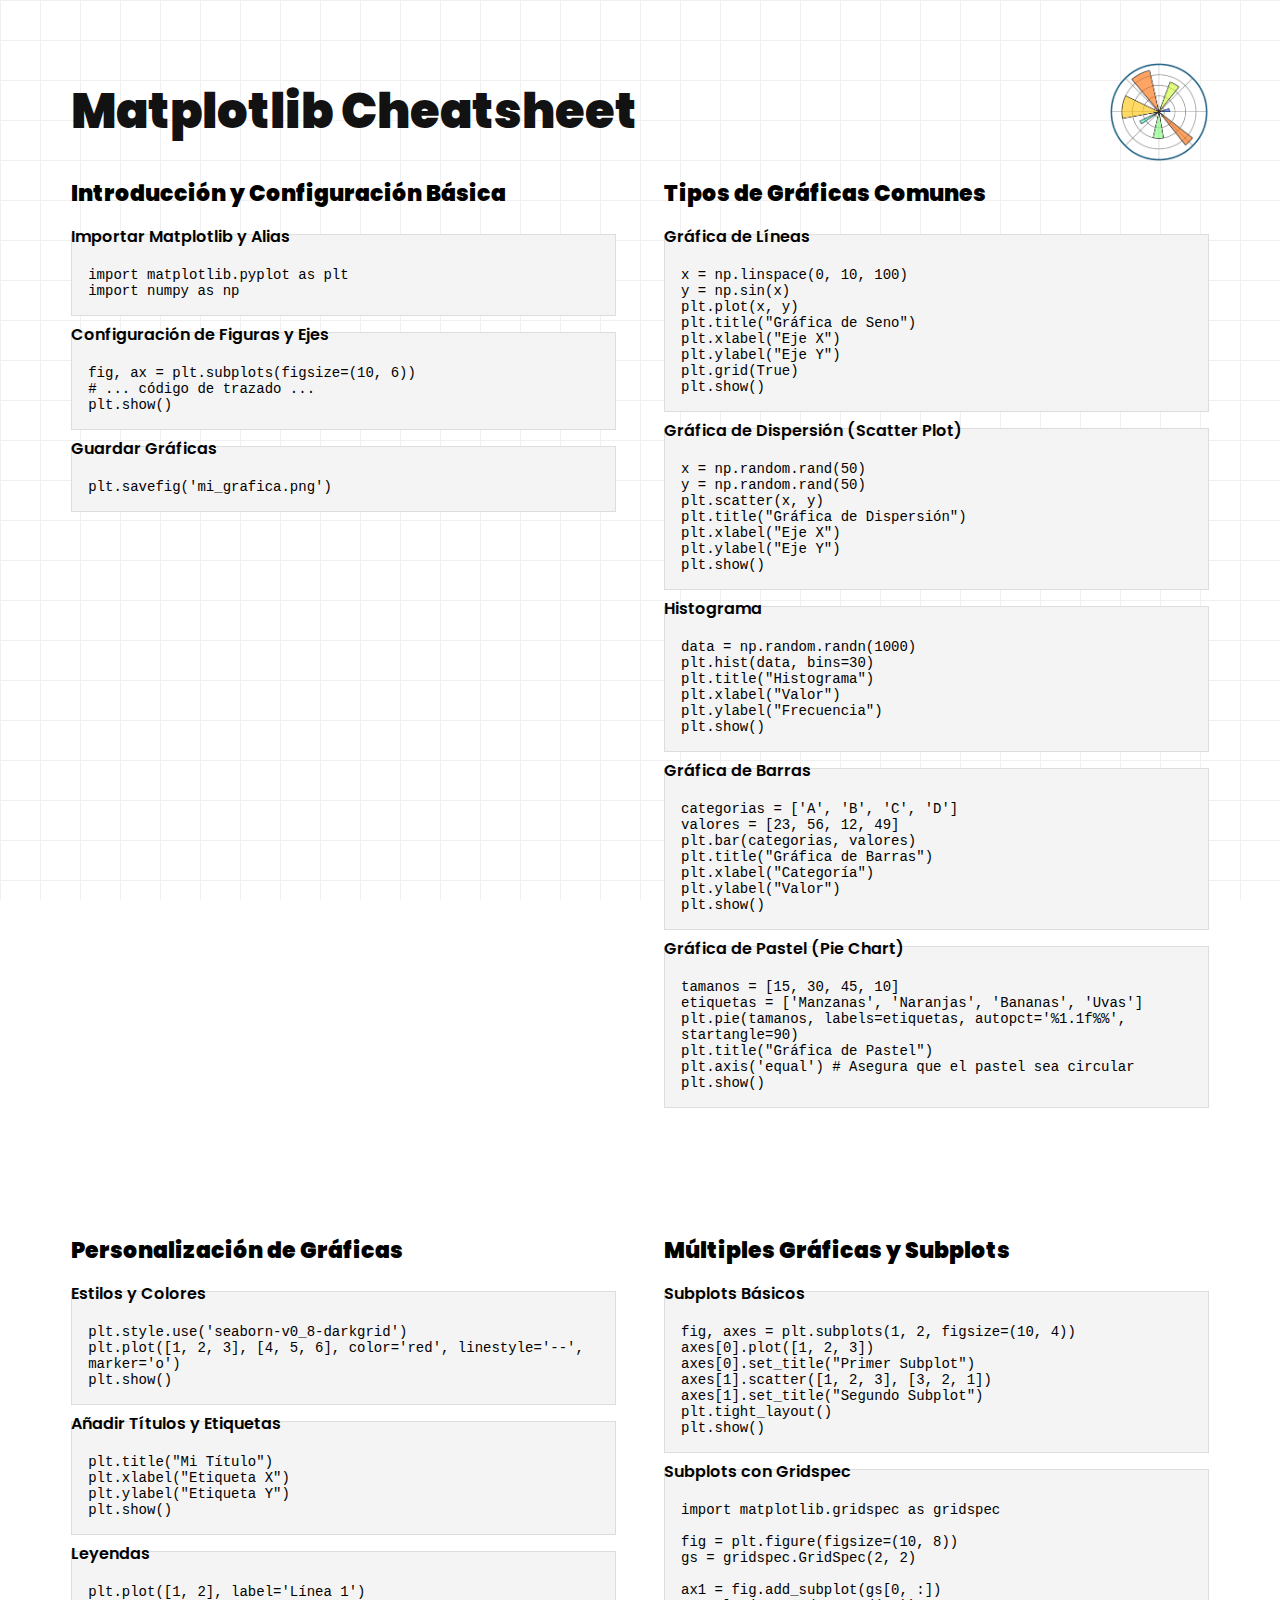
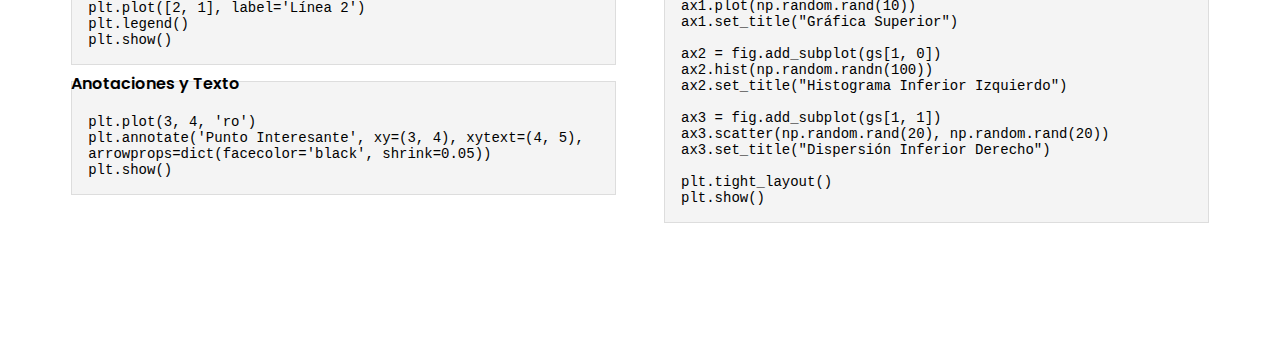
<file: matplotlib.html>
<!DOCTYPE html>
<html lang="es">

<head>
    <meta charset="UTF-8">
    <meta name="viewport" content="width=device-width, initial-scale=1.0">
    <meta name="description" content="Matplotlib Cheatsheet - Guía rápida de Matplotlib por Eloy García">
    <title>Matplotlib Cheatsheet | Eloy García</title>
    <link rel="stylesheet" href="styles.css" type="text/css">
    <link rel="icon" type="image/png" href="img/eloy.png">
    <link rel="stylesheet" href="https://cdnjs.cloudflare.com/ajax/libs/font-awesome/6.5.1/css/all.min.css">
    <script>
        (function () {
            if (window.__applyDarkPref) return;
            window.__applyDarkPref = true;
            function applyPref() {
                try {
                    var stored = localStorage.getItem('prefers-dark');
                    var shouldDark = stored === '1' ? true : (stored === '0' ? false : false);
                    document.body.classList.toggle('dark', !!shouldDark);
                } catch (e) {}
            }
            if (document.readyState === 'loading') document.addEventListener('DOMContentLoaded', applyPref); else applyPref();
        })();
    </script>
</head>

<body class="body-grid cheatsheet-page">
    <main>
        <div class="project-container full-width">
            <!--
            <nav class="back-nav">
                <a href="index.html" class="back-link">
                    <i class="fa-solid fa-arrow-left"></i>
                    Volver al portfolio
                </a>
            </nav>-->

            <header class="project-hero" style="gap: 1rem; align-items: center; margin-bottom: 0rem; margin-top: -50px;">
                <div>
                    <h1 class="project-title" style="font-size: 3rem; margin-bottom: 0rem;">Matplotlib Cheatsheet</h1>
                    <!--<p class="project-subtitle" style="max-width: 600px;">Guía de referencia rápida para la visualización de datos con Matplotlib.</p>-->
                </div>
                <div class="hero-image" style="max-width: 100px;">
                    <img src="img/matplotliblogo.webp" alt="Matplotlib Logo" class="hero-img" style="max-height: 120px; object-fit: contain;">
                </div>
            </header>

            <div class="cheatsheet-grid">
                <article id="introduccion" class="project-section general cheatsheet-section">
                    <h1 class="section-title">Introducción y Configuración Básica</h1>
                    <h3>Importar Matplotlib y Alias</h3>
                    <pre><code>
import matplotlib.pyplot as plt
import numpy as np
</code></pre>

                    <h3>Configuración de Figuras y Ejes</h3>
                    <pre><code>
fig, ax = plt.subplots(figsize=(10, 6))
# ... código de trazado ...
plt.show()
</code></pre>

                    <h3>Guardar Gráficas</h3>
                    <pre><code>
plt.savefig('mi_grafica.png')
</code></pre>
                </article>

                <article id="tipos-de-graficas" class="project-section general cheatsheet-section">
                    <h1 class="section-title">Tipos de Gráficas Comunes</h1>
                    <h3>Gráfica de Líneas</h3>
                    <pre><code>
x = np.linspace(0, 10, 100)
y = np.sin(x)
plt.plot(x, y)
plt.title("Gráfica de Seno")
plt.xlabel("Eje X")
plt.ylabel("Eje Y")
plt.grid(True)
plt.show()
</code></pre>

                    <h3>Gráfica de Dispersión (Scatter Plot)</h3>
                    <pre><code>
x = np.random.rand(50)
y = np.random.rand(50)
plt.scatter(x, y)
plt.title("Gráfica de Dispersión")
plt.xlabel("Eje X")
plt.ylabel("Eje Y")
plt.show()
</code></pre>

                    <h3>Histograma</h3>
                    <pre><code>
data = np.random.randn(1000)
plt.hist(data, bins=30)
plt.title("Histograma")
plt.xlabel("Valor")
plt.ylabel("Frecuencia")
plt.show()
</code></pre>

                    <h3>Gráfica de Barras</h3>
                    <pre><code>
categorias = ['A', 'B', 'C', 'D']
valores = [23, 56, 12, 49]
plt.bar(categorias, valores)
plt.title("Gráfica de Barras")
plt.xlabel("Categoría")
plt.ylabel("Valor")
plt.show()
</code></pre>

                    <h3>Gráfica de Pastel (Pie Chart)</h3>
                    <pre><code>
tamanos = [15, 30, 45, 10]
etiquetas = ['Manzanas', 'Naranjas', 'Bananas', 'Uvas']
plt.pie(tamanos, labels=etiquetas, autopct='%1.1f%%', startangle=90)
plt.title("Gráfica de Pastel")
plt.axis('equal') # Asegura que el pastel sea circular
plt.show()
</code></pre>
                </article>

                <article id="personalizacion" class="project-section general cheatsheet-section">
                    <h1 class="section-title">Personalización de Gráficas</h1>
                    <h3>Estilos y Colores</h3>
                    <pre><code>
plt.style.use('seaborn-v0_8-darkgrid')
plt.plot([1, 2, 3], [4, 5, 6], color='red', linestyle='--', marker='o')
plt.show()
</code></pre>

                    <h3>Añadir Títulos y Etiquetas</h3>
                    <pre><code>
plt.title("Mi Título")
plt.xlabel("Etiqueta X")
plt.ylabel("Etiqueta Y")
plt.show()
</code></pre>

                    <h3>Leyendas</h3>
                    <pre><code>
plt.plot([1, 2], label='Línea 1')
plt.plot([2, 1], label='Línea 2')
plt.legend()
plt.show()
</code></pre>

                    <h3>Anotaciones y Texto</h3>
                    <pre><code>
plt.plot(3, 4, 'ro')
plt.annotate('Punto Interesante', xy=(3, 4), xytext=(4, 5), arrowprops=dict(facecolor='black', shrink=0.05))
plt.show()
</code></pre>
                </article>

                <article id="multiples-graficas" class="project-section general cheatsheet-section">
                    <h1 class="section-title">Múltiples Gráficas y Subplots</h1>
                    <h3>Subplots Básicos</h3>
                    <pre><code>
fig, axes = plt.subplots(1, 2, figsize=(10, 4))
axes[0].plot([1, 2, 3])
axes[0].set_title("Primer Subplot")
axes[1].scatter([1, 2, 3], [3, 2, 1])
axes[1].set_title("Segundo Subplot")
plt.tight_layout()
plt.show()
</code></pre>

                    <h3>Subplots con Gridspec</h3>
                    <pre><code>
import matplotlib.gridspec as gridspec

fig = plt.figure(figsize=(10, 8))
gs = gridspec.GridSpec(2, 2)

ax1 = fig.add_subplot(gs[0, :])
ax1.plot(np.random.rand(10))
ax1.set_title("Gráfica Superior")

ax2 = fig.add_subplot(gs[1, 0])
ax2.hist(np.random.randn(100))
ax2.set_title("Histograma Inferior Izquierdo")

ax3 = fig.add_subplot(gs[1, 1])
ax3.scatter(np.random.rand(20), np.random.rand(20))
ax3.set_title("Dispersión Inferior Derecho")

plt.tight_layout()
plt.show()
</code></pre>
                </article>
            </div>
        </div>
    </main>
    <script>
        document.querySelectorAll('.copy-btn').forEach(button => {
            button.addEventListener('click', () => {
                const pre = button.parentElement;
                const code = pre.querySelector('code');
                const text = code.innerText;

                navigator.clipboard.writeText(text).then(() => {
                    button.textContent = 'Copiado!';
                    button.classList.add('copied');
                    setTimeout(() => {
                        button.textContent = 'Copiar';
                        button.classList.remove('copied');
                    }, 2000);
                }).catch(err => {
                    console.error('Error al copiar el texto: ', err);
                });
            });
        });
    </script>

    <script>
        document.querySelectorAll('.copy-btn').forEach(button => {
            button.addEventListener('click', () => {
                const pre = button.parentElement;
                const code = pre.querySelector('code');
                const text = code.innerText;

                navigator.clipboard.writeText(text).then(() => {
                    button.textContent = 'Copiado!';
                    button.classList.add('copied');
                    setTimeout(() => {
                        button.textContent = 'Copiar';
                        button.classList.remove('copied');
                    }, 2000);
                }).catch(err => {
                    console.error('Error al copiar el texto: ', err);
                });
            });
        });
    </script>
</body>

</html>
</file>
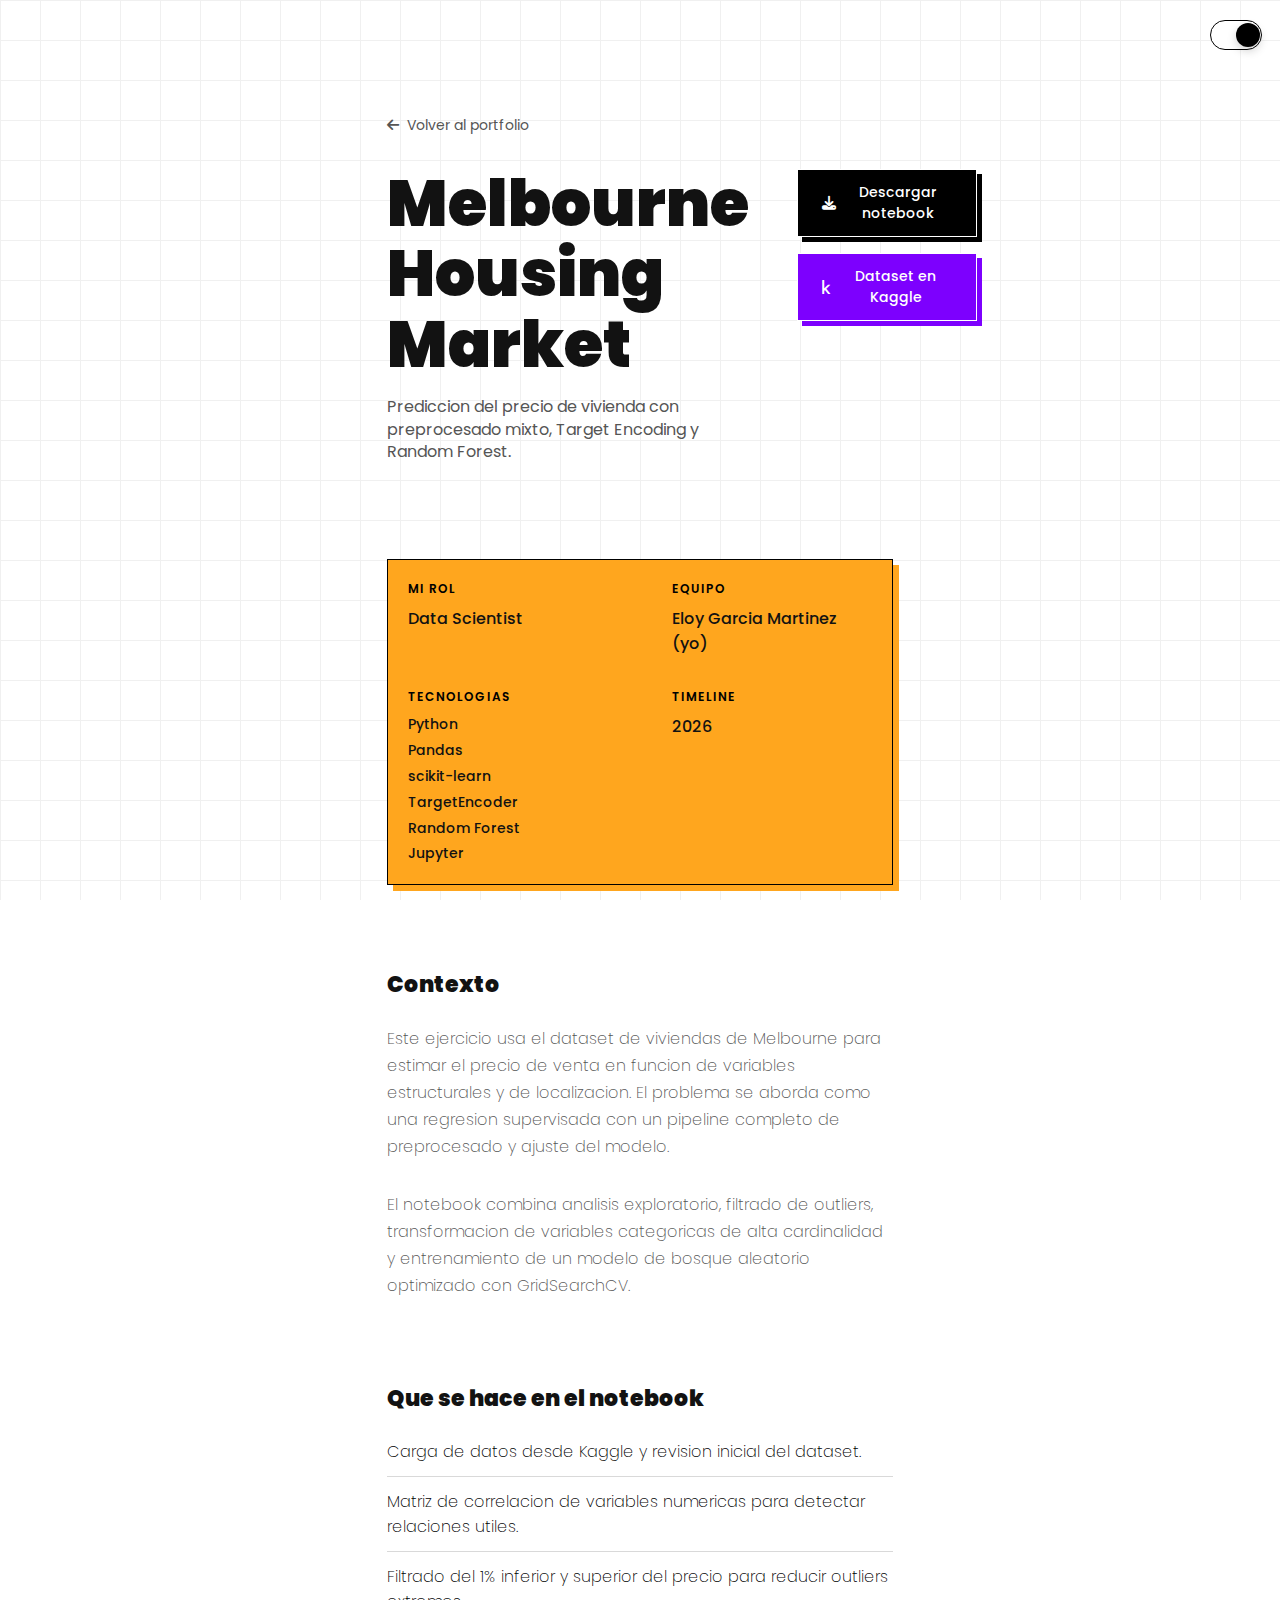
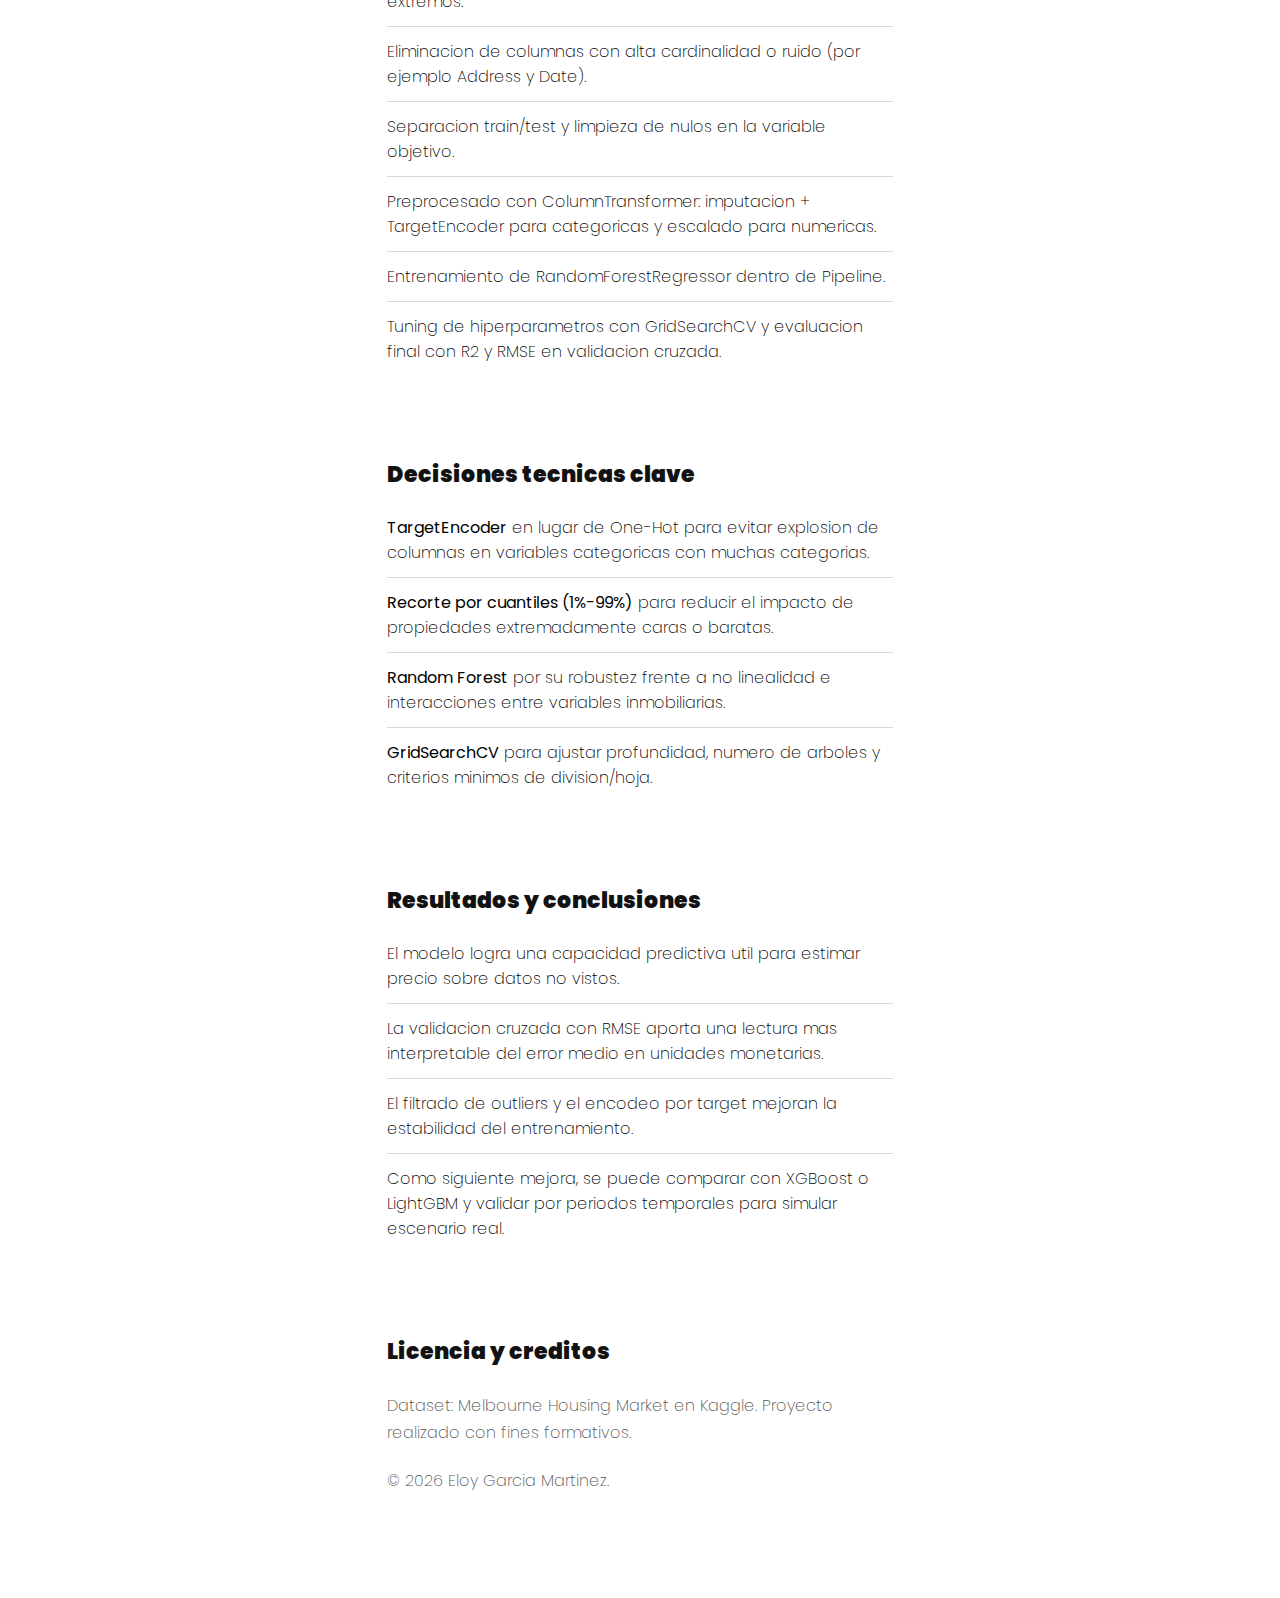
<file: melbourne-housing-market.html>
<!DOCTYPE html>
<html lang="es">

<head>
    <meta charset="UTF-8">
    <meta name="viewport" content="width=device-width, initial-scale=1.0">
    <meta name="description" content="Prediccion del precio de vivienda en Melbourne con Random Forest y GridSearchCV.">
    <title>Melbourne Housing Market - Proyecto IA | Eloy Garcia</title>
    <link rel="stylesheet" href="styles.css" type="text/css">
    <link rel="icon" type="image/png" href="img/eloy.png">
    <link rel="stylesheet" href="https://cdnjs.cloudflare.com/ajax/libs/font-awesome/6.5.1/css/all.min.css">
    <script>
        (function () {
            if (window.__applyDarkPref) return;
            window.__applyDarkPref = true;
            function applyPref() {
                try {
                    var stored = localStorage.getItem('prefers-dark');
                    var shouldDark = stored === '1' ? true : (stored === '0' ? false : false);
                    document.body.classList.toggle('dark', !!shouldDark);
                } catch (e) {}
            }
            if (document.readyState === 'loading') document.addEventListener('DOMContentLoaded', applyPref); else applyPref();
        })();
    </script>
</head>

<body class="body-grid">
    <main>
        <div class="project-container">
            <nav class="back-nav">
                <a href="index.html" class="back-link">
                    <i class="fa-solid fa-arrow-left"></i>
                    Volver al portfolio
                </a>
            </nav>

            <header class="project-hero">
                <div>
                    <h1 class="project-title">Melbourne Housing Market</h1>
                    <p class="project-subtitle">Prediccion del precio de vivienda con preprocesado mixto, Target Encoding y Random Forest.</p>
                </div>

                <div class="project-actions">
                    <a href="img/melbourne-housing-market.ipynb" download class="btn-project btn-primary">
                        <i class="fa-solid fa-download"></i>
                        Descargar notebook
                    </a>
                    <a href="https://www.kaggle.com/datasets/anthonypino/melbourne-housing-market" target="_blank" rel="noopener noreferrer" class="btn-project btn-tertiary">
                        <i class="fa-brands fa-kaggle"></i>
                        Dataset en Kaggle
                    </a>
                </div>
            </header>

            <div class="project-meta">
                <div class="meta-item">
                    <div class="meta-label">Mi Rol</div>
                    <div class="meta-value">Data Scientist</div>
                </div>

                <div class="meta-item">
                    <div class="meta-label">Equipo</div>
                    <div class="meta-value">Eloy Garcia Martinez (yo)</div>
                </div>

                <div class="meta-item">
                    <div class="meta-label">Tecnologias</div>
                    <div class="tech-list">
                        <span class="tech-item">Python</span>
                        <span class="tech-item">Pandas</span>
                        <span class="tech-item">scikit-learn</span>
                        <span class="tech-item">TargetEncoder</span>
                        <span class="tech-item">Random Forest</span>
                        <span class="tech-item">Jupyter</span>
                    </div>
                </div>

                <div class="meta-item">
                    <div class="meta-label">Timeline</div>
                    <div class="meta-value">2026</div>
                </div>
            </div>

            <article class="project-section general">
                <h2 class="section-title">Contexto</h2>
                <p class="section-text">
                    Este ejercicio usa el dataset de viviendas de Melbourne para estimar el precio de venta en funcion
                    de variables estructurales y de localizacion. El problema se aborda como una regresion supervisada
                    con un pipeline completo de preprocesado y ajuste del modelo.
                </p>
                <p class="section-text">
                    El notebook combina analisis exploratorio, filtrado de outliers, transformacion de variables
                    categoricas de alta cardinalidad y entrenamiento de un modelo de bosque aleatorio optimizado con
                    GridSearchCV.
                </p>
            </article>

            <article class="project-section general">
                <h2 class="section-title">Que se hace en el notebook</h2>
                <ul class="features-list">
                    <li>Carga de datos desde Kaggle y revision inicial del dataset.</li>
                    <li>Matriz de correlacion de variables numericas para detectar relaciones utiles.</li>
                    <li>Filtrado del 1% inferior y superior del precio para reducir outliers extremos.</li>
                    <li>Eliminacion de columnas con alta cardinalidad o ruido (por ejemplo Address y Date).</li>
                    <li>Separacion train/test y limpieza de nulos en la variable objetivo.</li>
                    <li>Preprocesado con ColumnTransformer: imputacion + TargetEncoder para categoricas y escalado para numericas.</li>
                    <li>Entrenamiento de RandomForestRegressor dentro de Pipeline.</li>
                    <li>Tuning de hiperparametros con GridSearchCV y evaluacion final con R2 y RMSE en validacion cruzada.</li>
                </ul>
            </article>

            <article class="project-section general">
                <h2 class="section-title">Decisiones tecnicas clave</h2>
                <ul class="features-list">
                    <li><strong>TargetEncoder</strong> en lugar de One-Hot para evitar explosion de columnas en variables categoricas con muchas categorias.</li>
                    <li><strong>Recorte por cuantiles (1%-99%)</strong> para reducir el impacto de propiedades extremadamente caras o baratas.</li>
                    <li><strong>Random Forest</strong> por su robustez frente a no linealidad e interacciones entre variables inmobiliarias.</li>
                    <li><strong>GridSearchCV</strong> para ajustar profundidad, numero de arboles y criterios minimos de division/hoja.</li>
                </ul>
            </article>

            <article class="project-section general">
                <h2 class="section-title">Resultados y conclusiones</h2>
                <ul class="features-list">
                    <li>El modelo logra una capacidad predictiva util para estimar precio sobre datos no vistos.</li>
                    <li>La validacion cruzada con RMSE aporta una lectura mas interpretable del error medio en unidades monetarias.</li>
                    <li>El filtrado de outliers y el encodeo por target mejoran la estabilidad del entrenamiento.</li>
                    <li>Como siguiente mejora, se puede comparar con XGBoost o LightGBM y validar por periodos temporales para simular escenario real.</li>
                </ul>
            </article>

            <article class="project-section general">
                <h2 class="section-title">Licencia y creditos</h2>
                <p class="section-text">
                    Dataset: Melbourne Housing Market en Kaggle. Proyecto realizado con fines formativos.
                </p>
                <p class="section-text" style="margin-top:-10px">
                    © 2026 Eloy Garcia Martinez.
                </p>
            </article>
        </div>
    </main>

    <script>
        (function () {
            if (window.__injectedDarkSwitch) return;
            window.__injectedDarkSwitch = true;

            const css = `
  .injected-apple-switch{position:fixed;right:18px;top:20px;width:52px;height:30px;border-radius:999px;background:#18181B;border:1px solid #fff;padding:3px;display:inline-flex;align-items:center;cursor:pointer;z-index:9999;transition:background .22s ease}
  .injected-apple-switch .knob{width:24px;height:24px;background:#fff;border-radius:50%;transform:translateX(0);transition:transform .22s cubic-bezier(.2,.9,.3,1);box-shadow:0 4px 10px rgba(0,0,0,.18)}
  .injected-apple-switch.active{background: #fff; border:1px solid #000}
  .injected-apple-switch.active .knob{background:#000;transform:translateX(22px)}
  .injected-apple-switch:focus{outline:3px solid rgba(100,150,255,.18);outline-offset:3px}
  @media (prefers-reduced-motion:reduce){.injected-apple-switch,.injected-apple-switch .knob{transition:none}}
  `;

            const style = document.createElement('style');
            style.setAttribute('data-injected', 'dark-switch-styles');
            style.appendChild(document.createTextNode(css));
            document.head.appendChild(style);

            function createButton() {
                const btn = document.createElement('button');
                btn.id = 'injected-apple-switch';
                btn.className = 'injected-apple-switch';
                btn.type = 'button';
                btn.setAttribute('aria-label', 'Alternar modo oscuro');
                btn.setAttribute('aria-pressed', 'false');
                btn.title = 'Alternar modo oscuro';
                btn.innerHTML = '<span class="knob" aria-hidden="true"></span>';

                function setState(on, save) {
                    document.body.classList.toggle('dark', !!on);
                    btn.classList.toggle('active', !on);
                    btn.setAttribute('aria-pressed', !!on ? 'true' : 'false');
                    if (save) localStorage.setItem('prefers-dark', !!on ? '1' : '0');
                }

                function toggle() {
                    setState(!document.body.classList.contains('dark'), true);
                }

                btn.addEventListener('click', toggle);
                btn.addEventListener('keydown', function (e) {
                    if (e.key === 'Enter' || e.key === ' ') { e.preventDefault(); toggle(); }
                });

                document.body.appendChild(btn);

                const stored = localStorage.getItem('prefers-dark');
                const initial = stored === '1' ? true : false;
                setState(initial, false);
            }

            if (document.readyState === 'loading') document.addEventListener('DOMContentLoaded', createButton); else createButton();
        })();
    </script>

</body>

</html>
</file>
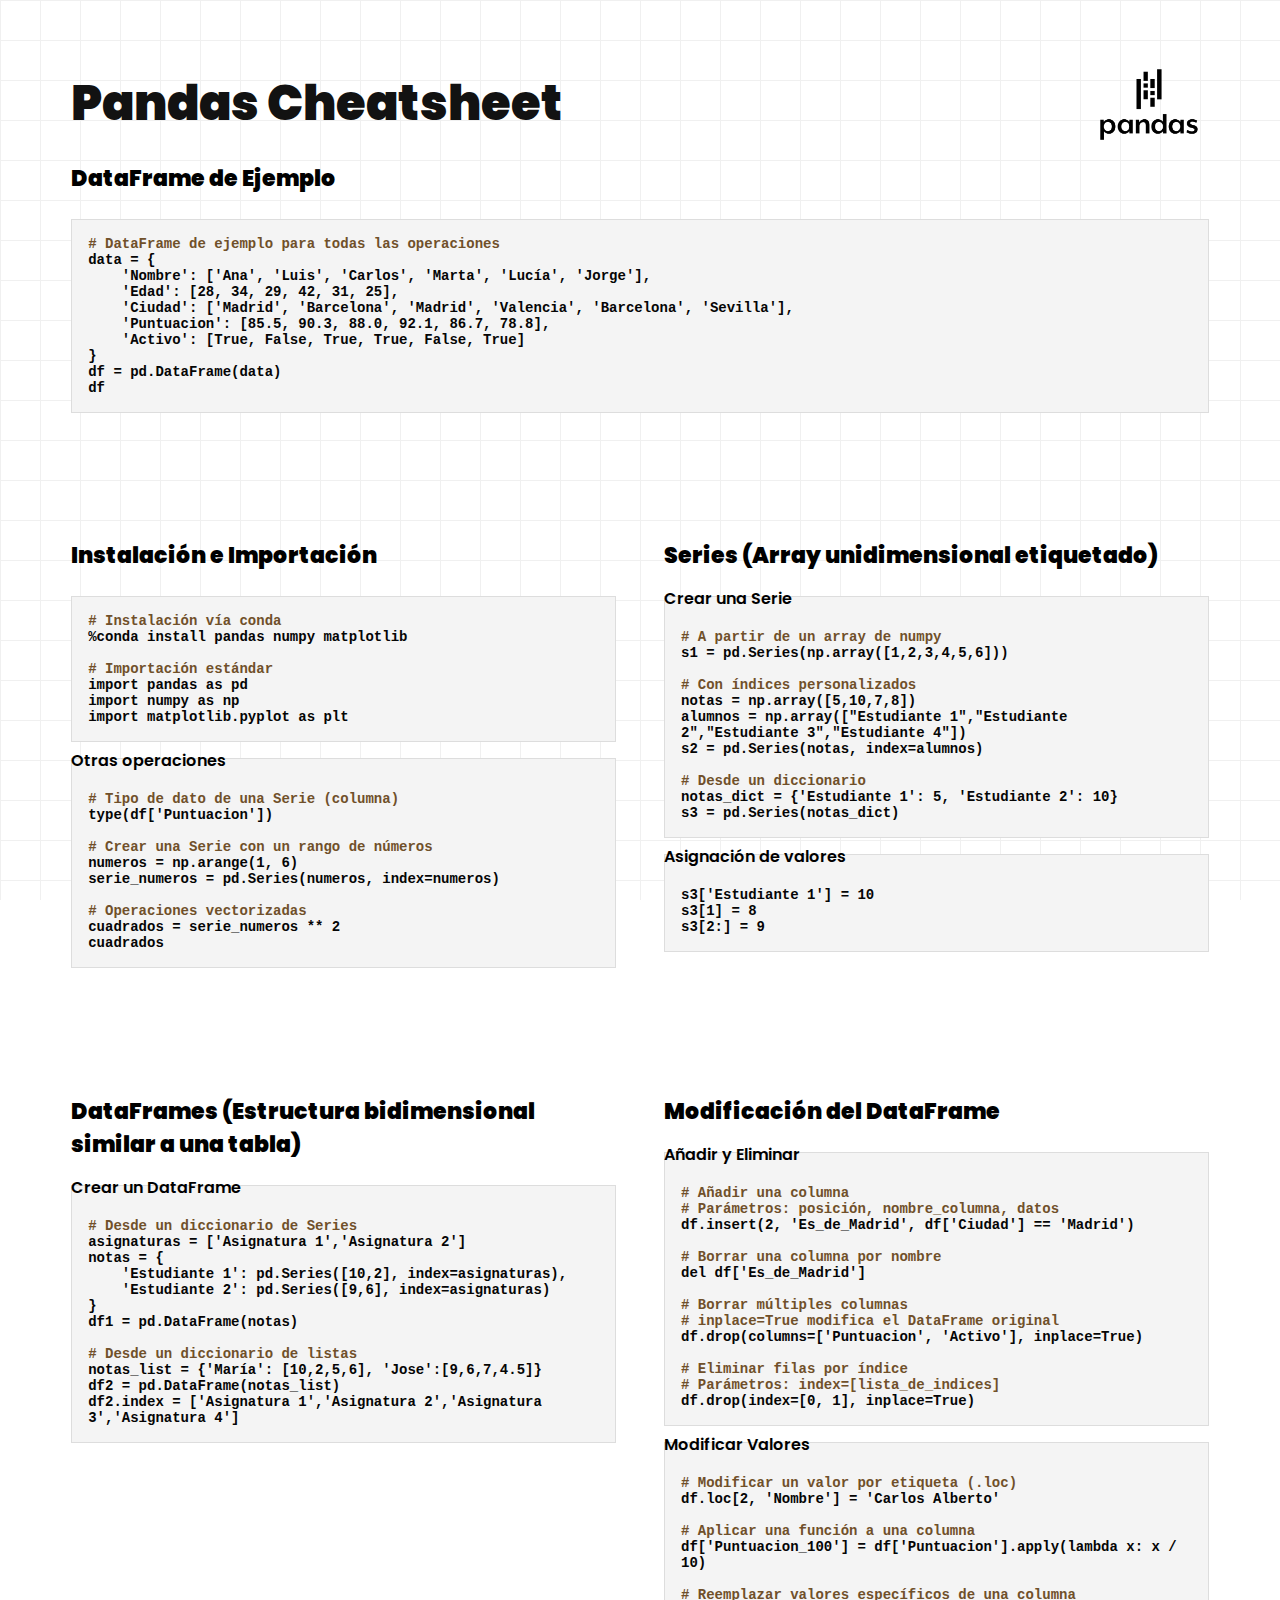
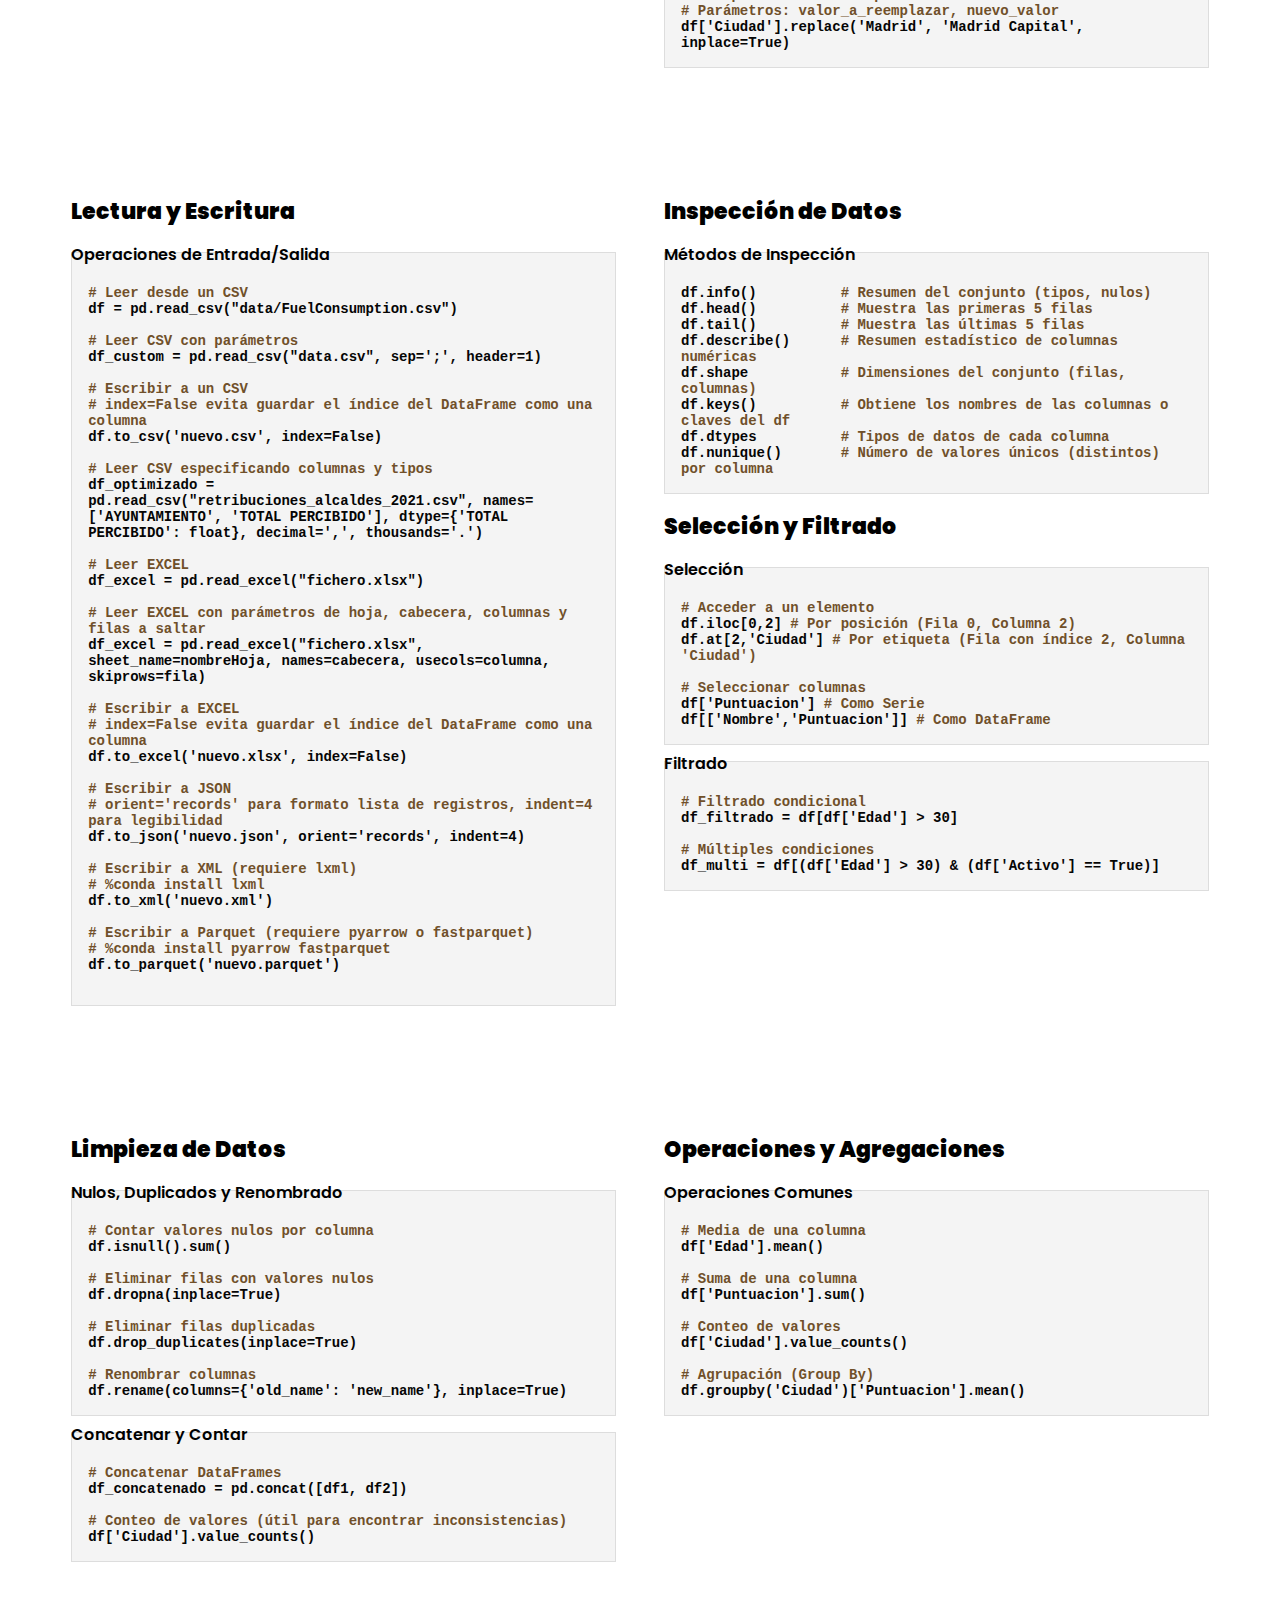
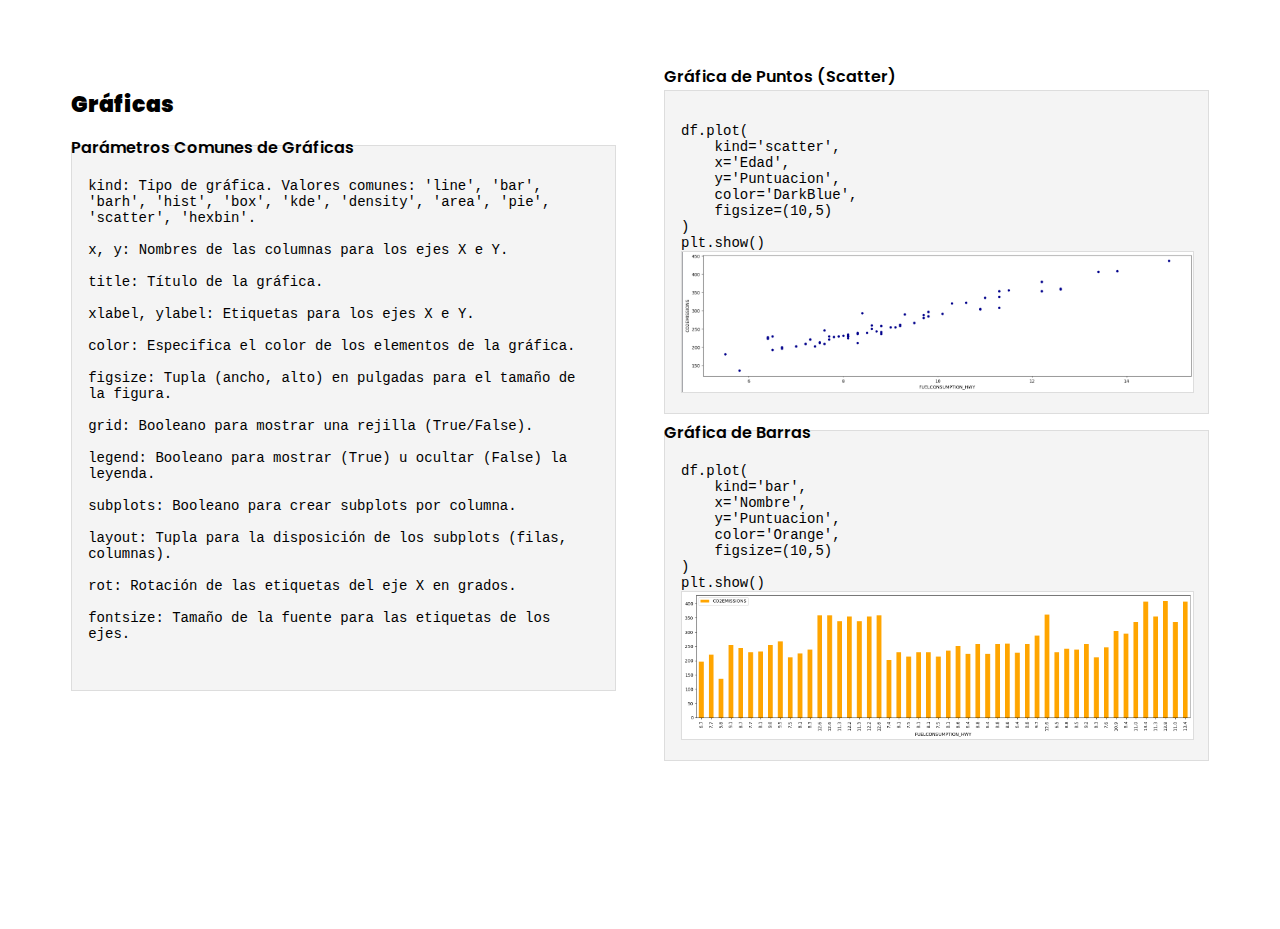
<file: pandas.html>
<!DOCTYPE html>
<html lang="es">

<head>
    <meta charset="UTF-8">
    <meta name="viewport" content="width=device-width, initial-scale=1.0">
    <meta name="description" content="Pandas Cheatsheet - Guía rápida de la librería Pandas de Python por Eloy García">
    <title>Pandas Cheatsheet | Eloy García</title>
    <link rel="stylesheet" href="styles.css" type="text/css">
    <link rel="icon" type="image/png" href="img/eloy.png">
    <link rel="stylesheet" href="https://cdnjs.cloudflare.com/ajax/libs/font-awesome/6.5.1/css/all.min.css">
    <script>
        (function () {
            if (window.__applyDarkPref) return;
            window.__applyDarkPref = true;
            function applyPref() {
                try {
                    var stored = localStorage.getItem('prefers-dark');
                    var shouldDark = stored === '1' ? true : (stored === '0' ? false : false);
                    document.body.classList.toggle('dark', !!shouldDark);
                } catch (e) {}
            }
            if (document.readyState === 'loading') document.addEventListener('DOMContentLoaded', applyPref); else applyPref();
        })();
    </script>
</head>

<body class="body-grid cheatsheet-page">
    <main>
        <div class="project-container full-width">
            <!--
            <nav class="back-nav">
                <a href="index.html" class="back-link">
                    <i class="fa-solid fa-arrow-left"></i>
                    Volver al portfolio
                </a>
            </nav>
            -->

            <header class="project-hero" style="gap: 1rem; align-items: center;  margin-bottom: 0rem; margin-top: -50px;">
                <div>
                    <h1 class="project-title" style="font-size: 3rem; margin-bottom: 0rem;">Pandas Cheatsheet</h1>
                </div>
                <div class="hero-image" style="max-width: 120px;">
                    <img src="img/pandaslogo.webp" alt="Pandas Logo" class="hero-img" style="max-height: 120px; object-fit: contain; filter: brightness(0);">
                </div>
            </header>

            <!--
            <div class="cheatsheet-index">
                <a href="#df-ejemplo">DataFrame Ejemplo</a>
                <a href="#instalacion">Instalación</a>
                <a href="#series">Series</a>
                <a href="#dataframes">DataFrames</a>
                <a href="#modificacion">Modificación</a>
                <a href="#lectura-escritura">Lectura y Escritura</a>
                <a href="#inspeccion">Inspección</a>
                <a href="#seleccion">Selección y Filtrado</a>
                <a href="#limpieza">Limpieza de Datos</a>
                <a href="#operaciones">Operaciones</a>
                <a href="#graficas">Gráficas</a>
            </div>
            -->

            <div class="cheatsheet-grid">
                <article id="df-ejemplo" class="project-section general cheatsheet-section full-span">
                <h1 class="section-title">DataFrame de Ejemplo</h1>
                <pre><code class="language-python"><span style="color: rgb(112, 80, 42); font-family: inherit; font-weight: 600;"># DataFrame de ejemplo para todas las operaciones</span>
data = {
    'Nombre': ['Ana', 'Luis', 'Carlos', 'Marta', 'Lucía', 'Jorge'],
    'Edad': [28, 34, 29, 42, 31, 25],
    'Ciudad': ['Madrid', 'Barcelona', 'Madrid', 'Valencia', 'Barcelona', 'Sevilla'],
    'Puntuacion': [85.5, 90.3, 88.0, 92.1, 86.7, 78.8],
    'Activo': [True, False, True, True, False, True]
}
df = pd.DataFrame(data)
df</code></pre>
<!--
                <table class="dataframe-jupyter">
                    <thead>
                        <tr>
                            <th></th>
                            <th>Nombre</th>
                            <th>Edad</th>
                            <th>Ciudad</th>
                            <th>Puntuacion</th>
                            <th>Activo</th>
                        </tr>
                    </thead>
                    <tbody>
                        <tr><th>0</th><td>Ana</td><td>28</td><td>Madrid</td><td>85.5</td><td>True</td></tr>
                        <tr><th>1</th><td>Luis</td><td>34</td><td>Barcelona</td><td>90.3</td><td>False</td></tr>
                        <tr><th>2</th><td>Carlos</td><td>29</td><td>Madrid</td><td>88.0</td><td>True</td></tr>
                        <tr><th>3</th><td>Marta</td><td>42</td><td>Valencia</td><td>92.1</td><td>True</td></tr>
                        <tr><th>4</th><td>Lucía</td><td>31</td><td>Barcelona</td><td>86.7</td><td>False</td></tr>
                        <tr><th>5</th><td>Jorge</td><td>25</td><td>Sevilla</td><td>78.8</td><td>True</td></tr>
                    </tbody>
                </table>
                -->
            </article>
                <article id="instalacion" class="project-section general cheatsheet-section">
                    <h1 class="section-title">Instalación e Importación</h1>
                    <!--<p class="section-text">Instala e importa las librerías necesarias.</p>-->
                    <pre><code class="language-python"><span style="color: rgb(112, 80, 42); font-family: inherit; font-weight: 600;"># Instalación vía conda</span>
%conda install pandas numpy matplotlib

<span style="color: rgb(112, 80, 42); font-family: inherit; font-weight: 600;"># Importación estándar</span>
import pandas as pd
import numpy as np
import matplotlib.pyplot as plt</code></pre>

                    <h3>Otras operaciones</h3>
                    <pre><code class="language-python">
<span style="color: rgb(112, 80, 42); font-family: inherit; font-weight: 600;"># Tipo de dato de una Serie (columna)</span>
type(df['Puntuacion'])

<span style="color: rgb(112, 80, 42); font-family: inherit; font-weight: 600;"># Crear una Serie con un rango de números</span>
numeros = np.arange(1, 6)
serie_numeros = pd.Series(numeros, index=numeros)

<span style="color: rgb(112, 80, 42); font-family: inherit; font-weight: 600;"># Operaciones vectorizadas</span>
cuadrados = serie_numeros ** 2
cuadrados
</code></pre>
                </article>

                <article id="series" class="project-section general cheatsheet-section">
                    <h1 class="section-title">Series (Array unidimensional etiquetado)</h1>
                    <!--<p class="section-text">Array unidimensional etiquetado.</p>-->
                    <h3>Crear una Serie</h3>
                    <pre><code class="language-python">
<span style="color: rgb(112, 80, 42); font-family: inherit; font-weight: 600;"># A partir de un array de numpy</span>
s1 = pd.Series(np.array([1,2,3,4,5,6]))

<span style="color: rgb(112, 80, 42); font-family: inherit; font-weight: 600;"># Con índices personalizados</span>
notas = np.array([5,10,7,8])
alumnos = np.array(["Estudiante 1","Estudiante 2","Estudiante 3","Estudiante 4"])
s2 = pd.Series(notas, index=alumnos)

<span style="color: rgb(112, 80, 42); font-family: inherit; font-weight: 600;"># Desde un diccionario</span>
notas_dict = {'Estudiante 1': 5, 'Estudiante 2': 10}
s3 = pd.Series(notas_dict)</code></pre>
                    <h3>Asignación de valores</h3>
                    <pre><code class="language-python">
s3['Estudiante 1'] = 10
s3[1] = 8
s3[2:] = 9</code></pre>
                </article>

                <article id="dataframes" class="project-section general cheatsheet-section">
                    <h1 class="section-title">DataFrames (Estructura bidimensional similar a una tabla)</h1>
                    <!--<p class="section-text">Estructura bidimensional similar a una tabla.</p>-->
                     <h3>Crear un DataFrame</h3>
                    <pre><code class="language-python">
<span style="color: rgb(112, 80, 42); font-family: inherit; font-weight: 600;"># Desde un diccionario de Series</span>
asignaturas = ['Asignatura 1','Asignatura 2']
notas = {
    'Estudiante 1': pd.Series([10,2], index=asignaturas),
    'Estudiante 2': pd.Series([9,6], index=asignaturas)
}
df1 = pd.DataFrame(notas)

<span style="color: rgb(112, 80, 42); font-family: inherit; font-weight: 600;"># Desde un diccionario de listas</span>
notas_list = {'María': [10,2,5,6], 'Jose':[9,6,7,4.5]}
df2 = pd.DataFrame(notas_list)
df2.index = ['Asignatura 1','Asignatura 2','Asignatura 3','Asignatura 4']</code></pre>
                </article>

                <article id="modificacion" class="project-section general cheatsheet-section">
                    <h1 class="section-title">Modificación del DataFrame</h1>
                     <h3>Añadir y Eliminar</h3>
                    <pre><code class="language-python">
<span style="color: rgb(112, 80, 42); font-family: inherit; font-weight: 600;"># Añadir una columna</span>
<span style="color: rgb(112, 80, 42); font-family: inherit; font-weight: 600;"># Parámetros: posición, nombre_columna, datos</span>
df.insert(2, 'Es_de_Madrid', df['Ciudad'] == 'Madrid')

<span style="color: rgb(112, 80, 42); font-family: inherit; font-weight: 600;"># Borrar una columna por nombre</span>
del df['Es_de_Madrid']

<span style="color: rgb(112, 80, 42); font-family: inherit; font-weight: 600;"># Borrar múltiples columnas</span>
<span style="color: rgb(112, 80, 42); font-family: inherit; font-weight: 600;"># inplace=True modifica el DataFrame original</span>
df.drop(columns=['Puntuacion', 'Activo'], inplace=True)

<span style="color: rgb(112, 80, 42); font-family: inherit; font-weight: 600;"># Eliminar filas por índice</span>
<span style="color: rgb(112, 80, 42); font-family: inherit; font-weight: 600;"># Parámetros: index=[lista_de_indices]</span>
df.drop(index=[0, 1], inplace=True)</code></pre>
                    <h3>Modificar Valores</h3>
                    <pre><code class="language-python">
<span style="color: rgb(112, 80, 42); font-family: inherit; font-weight: 600;"># Modificar un valor por etiqueta (.loc)</span>
df.loc[2, 'Nombre'] = 'Carlos Alberto'

<span style="color: rgb(112, 80, 42); font-family: inherit; font-weight: 600;"># Aplicar una función a una columna</span>
df['Puntuacion_100'] = df['Puntuacion'].apply(lambda x: x / 10)

<span style="color: rgb(112, 80, 42); font-family: inherit; font-weight: 600;"># Reemplazar valores específicos de una columna</span>
<span style="color: rgb(112, 80, 42); font-family: inherit; font-weight: 600;"># Parámetros: valor_a_reemplazar, nuevo_valor</span>
df['Ciudad'].replace('Madrid', 'Madrid Capital', inplace=True)</code></pre>
                </article>

                <article id="lectura-escritura" class="project-section general cheatsheet-section">
                    <h1 class="section-title">Lectura y Escritura</h1>
                    <!--<p class="section-text">Cargar y guardar datos desde/hacia archivos.</p>-->
                    <h3>Operaciones de Entrada/Salida</h3>
                    <pre><code class="language-python">
<span style="color: rgb(112, 80, 42); font-family: inherit; font-weight: 600;"># Leer desde un CSV</span>
df = pd.read_csv("data/FuelConsumption.csv")

<span style="color: rgb(112, 80, 42); font-family: inherit; font-weight: 600;"># Leer CSV con parámetros</span>
df_custom = pd.read_csv("data.csv", sep=';', header=1)

<span style="color: rgb(112, 80, 42); font-family: inherit; font-weight: 600;"># Escribir a un CSV</span>
<span style="color: rgb(112, 80, 42); font-family: inherit; font-weight: 600;"># index=False evita guardar el índice del DataFrame como una columna</span>
df.to_csv('nuevo.csv', index=False)

<span style="color: rgb(112, 80, 42); font-family: inherit; font-weight: 600;"># Leer CSV especificando columnas y tipos</span>
df_optimizado = pd.read_csv("retribuciones_alcaldes_2021.csv", names=['AYUNTAMIENTO', 'TOTAL PERCIBIDO'], dtype={'TOTAL PERCIBIDO': float}, decimal=',', thousands='.')

<span style="color: rgb(112, 80, 42); font-family: inherit; font-weight: 600;"># Leer EXCEL</span>
df_excel = pd.read_excel("fichero.xlsx")

<span style="color: rgb(112, 80, 42); font-family: inherit; font-weight: 600;"># Leer EXCEL con parámetros de hoja, cabecera, columnas y filas a saltar</span>
df_excel = pd.read_excel("fichero.xlsx", sheet_name=nombreHoja, names=cabecera, usecols=columna, skiprows=fila)

<span style="color: rgb(112, 80, 42); font-family: inherit; font-weight: 600;"># Escribir a EXCEL</span>
<span style="color: rgb(112, 80, 42); font-family: inherit; font-weight: 600;"># index=False evita guardar el índice del DataFrame como una columna</span>
df.to_excel('nuevo.xlsx', index=False)

<span style="color: rgb(112, 80, 42); font-family: inherit; font-weight: 600;"># Escribir a JSON</span>
<span style="color: rgb(112, 80, 42); font-family: inherit; font-weight: 600;"># orient='records' para formato lista de registros, indent=4 para legibilidad</span>
df.to_json('nuevo.json', orient='records', indent=4)

<span style="color: rgb(112, 80, 42); font-family: inherit; font-weight: 600;"># Escribir a XML (requiere lxml)</span>
<span style="color: rgb(112, 80, 42); font-family: inherit; font-weight: 600;"># %conda install lxml</span>
df.to_xml('nuevo.xml')

<span style="color: rgb(112, 80, 42); font-family: inherit; font-weight: 600;"># Escribir a Parquet (requiere pyarrow o fastparquet)</span>
<span style="color: rgb(112, 80, 42); font-family: inherit; font-weight: 600;"># %conda install pyarrow fastparquet</span>
df.to_parquet('nuevo.parquet')

</code></pre>
                </article>

                <article id="inspeccion" class="project-section general cheatsheet-section">
                    <h1 class="section-title">Inspección de Datos</h1>
                    <!--<p class="section-text">Funciones para una visión general del DataFrame.</p>-->
                    <h3>Métodos de Inspección</h3>
                    <pre><code class="language-bash">
df.info()          <span style="color: rgb(112, 80, 42); font-family: inherit; font-weight: 600;"># Resumen del conjunto (tipos, nulos)</span>
df.head()          <span style="color: rgb(112, 80, 42); font-family: inherit; font-weight: 600;"># Muestra las primeras 5 filas</span>
df.tail()          <span style="color: rgb(112, 80, 42); font-family: inherit; font-weight: 600;"># Muestra las últimas 5 filas</span>
df.describe()      <span style="color: rgb(112, 80, 42); font-family: inherit; font-weight: 600;"># Resumen estadístico de columnas numéricas</span>
df.shape           <span style="color: rgb(112, 80, 42); font-family: inherit; font-weight: 600;"># Dimensiones del conjunto (filas, columnas)</span>
df.keys()          <span style="color: rgb(112, 80, 42); font-family: inherit; font-weight: 600;"># Obtiene los nombres de las columnas o claves del df</span>
df.dtypes          <span style="color: rgb(112, 80, 42); font-family: inherit; font-weight: 600;"># Tipos de datos de cada columna</span>
df.nunique()       <span style="color: rgb(112, 80, 42); font-family: inherit; font-weight: 600;"># Número de valores únicos (distintos) por columna</span></code></pre>
<article id="seleccion" class="project-section general cheatsheet-section">
                    <h1 class="section-title">Selección y Filtrado</h1>
                    <!---<p class="section-text">Acceder a subconjuntos de datos.</p>-->
                    <h3>Selección</h3>
                    <pre><code class="language-python">
<span style="color: rgb(112, 80, 42); font-family: inherit; font-weight: 600;"># Acceder a un elemento</span>
df.iloc[0,2] <span style="color: rgb(112, 80, 42); font-family: inherit; font-weight: 600;"># Por posición (Fila 0, Columna 2)</span>
df.at[2,'Ciudad'] <span style="color: rgb(112, 80, 42); font-family: inherit; font-weight: 600;"># Por etiqueta (Fila con índice 2, Columna 'Ciudad')</span>

<span style="color: rgb(112, 80, 42); font-family: inherit; font-weight: 600;"># Seleccionar columnas</span>
df['Puntuacion'] <span style="color: rgb(112, 80, 42); font-family: inherit; font-weight: 600;"># Como Serie</span>
df[['Nombre','Puntuacion']] <span style="color: rgb(112, 80, 42); font-family: inherit; font-weight: 600;"># Como DataFrame</span></code></pre>
                    <h3>Filtrado</h3>
                    <pre><code class="language-python">
<span style="color: rgb(112, 80, 42); font-family: inherit; font-weight: 600;"># Filtrado condicional</span>
df_filtrado = df[df['Edad'] > 30]

<span style="color: rgb(112, 80, 42); font-family: inherit; font-weight: 600;"># Múltiples condiciones</span>
df_multi = df[(df['Edad'] > 30) & (df['Activo'] == True)]</code></pre>
                </article>                
</article>

                
                <article id="limpieza" class="project-section general cheatsheet-section">
                    <h1 class="section-title">Limpieza de Datos</h1>
                    <!--<p class="section-text">Técnicas comunes para la limpieza y preparación de datos.</p>-->
                    <h3>Nulos, Duplicados y Renombrado</h3>
                    <pre><code class="language-python">
<span style="color: rgb(112, 80, 42); font-family: inherit; font-weight: 600;"># Contar valores nulos por columna</span>
df.isnull().sum()

<span style="color: rgb(112, 80, 42); font-family: inherit; font-weight: 600;"># Eliminar filas con valores nulos</span>
df.dropna(inplace=True)

<span style="color: rgb(112, 80, 42); font-family: inherit; font-weight: 600;"># Eliminar filas duplicadas</span>
df.drop_duplicates(inplace=True)

<span style="color: rgb(112, 80, 42); font-family: inherit; font-weight: 600;"># Renombrar columnas</span>
df.rename(columns={'old_name': 'new_name'}, inplace=True)</code></pre>
                    <h3>Concatenar y Contar</h3>
                    <pre><code class="language-python">
<span style="color: rgb(112, 80, 42); font-family: inherit; font-weight: 600;"># Concatenar DataFrames</span>
df_concatenado = pd.concat([df1, df2])

<span style="color: rgb(112, 80, 42); font-family: inherit; font-weight: 600;"># Conteo de valores (útil para encontrar inconsistencias)</span>
df['Ciudad'].value_counts()</code></pre>
                </article>

                <article id="operaciones" class="project-section general cheatsheet-section">
                    <h1 class="section-title">Operaciones y Agregaciones</h1>
                    <!--<p class="section-text">Calcular estadísticas y agrupar datos.</p>-->
                    <h3>Operaciones Comunes</h3>
                    <pre><code class="language-python">
<span style="color: rgb(112, 80, 42); font-family: inherit; font-weight: 600;"># Media de una columna</span>
df['Edad'].mean()

<span style="color: rgb(112, 80, 42); font-family: inherit; font-weight: 600;"># Suma de una columna</span>
df['Puntuacion'].sum()

<span style="color: rgb(112, 80, 42); font-family: inherit; font-weight: 600;"># Conteo de valores</span>
df['Ciudad'].value_counts()

<span style="color: rgb(112, 80, 42); font-family: inherit; font-weight: 600;"># Agrupación (Group By)</span>
df.groupby('Ciudad')['Puntuacion'].mean()</code></pre>
                </article>

                <article id="graficas" class="project-section general cheatsheet-section">
                    <h1 class="section-title">Gráficas</h1>
                    <!--<p class="section-text">Visualización rápida de datos.</p>-->
                    <h3>Parámetros Comunes de Gráficas</h3>
                    <!--<p class="section-text">La función <code>df.plot()</code> acepta numerosos parámetros para personalizar las gráficas. Aquí están algunos de los más comunes:</p>-->
                    <pre>
                        <code>
kind: Tipo de gráfica. Valores comunes: <code>'line'</code>, <code>'bar'</code>, <code>'barh'</code>, <code>'hist'</code>, <code>'box'</code>, <code>'kde'</code>, <code>'density'</code>, <code>'area'</code>, <code>'pie'</code>, <code>'scatter'</code>, <code>'hexbin'</code>.</li>

x</code>, <code>y</code></strong>: Nombres de las columnas para los ejes X e Y.</li>

title</code></strong>: Título de la gráfica.</li>

xlabel</code>, <code>ylabel</code></strong>: Etiquetas para los ejes X e Y.</li>

color</code></strong>: Especifica el color de los elementos de la gráfica.</li>

figsize</code></strong>: Tupla (ancho, alto) en pulgadas para el tamaño de la figura.</li>

grid</code></strong>: Booleano para mostrar una rejilla (<code>True</code>/<code>False</code>).</li>

legend</code></strong>: Booleano para mostrar (<code>True</code>) u ocultar (<code>False</code>) la leyenda.</li>

subplots</code></strong>: Booleano para crear subplots por columna.</li>

layout</code></strong>: Tupla para la disposición de los subplots (filas, columnas).</li>

rot</code></strong>: Rotación de las etiquetas del eje X en grados.</li>

fontsize</code></strong>: Tamaño de la fuente para las etiquetas de los ejes.</li>
                    </code>
                    </pre>
                </article>

                <article class="project-section general cheatsheet-section">
                    <h3>Gráfica de Puntos (Scatter)</h3>
                    <pre><code>
df.plot(
    kind='scatter', 
    x='Edad', 
    y='Puntuacion', 
    color='DarkBlue',
    figsize=(10,5)
)
plt.show()
<img src="img/grafica-scatter.png" alt="Ejemplo de gráfica de puntos" class="code-img">
</code></pre>



<article class="project-section general cheatsheet-section">
                    <h3>Gráfica de Barras</h3>
                    <pre><code>
df.plot(
    kind='bar', 
    x='Nombre', 
    y='Puntuacion', 
    color='Orange',
    figsize=(10,5)
)
plt.show()
<img src="img/grafica-barras.png" alt="Ejemplo de gráfica de barras" class="code-img">
</code></pre>
                </article>
                </article>

                
            </div>
        </div>
    </main>
    <script>
        document.querySelectorAll('.copy-btn').forEach(button => {
            button.addEventListener('click', () => {
                const pre = button.parentElement;
                const code = pre.querySelector('code');
                const text = code.innerText;

                navigator.clipboard.writeText(text).then(() => {
                    button.textContent = 'Copiado!';
                    button.classList.add('copied');
                    setTimeout(() => {
                        button.textContent = 'Copiar';
                        button.classList.remove('copied');
                    }, 2000);
                }).catch(err => {
                    console.error('Error al copiar el texto: ', err);
                });
            });
        });
    </script>
</body>

</html>
</file>
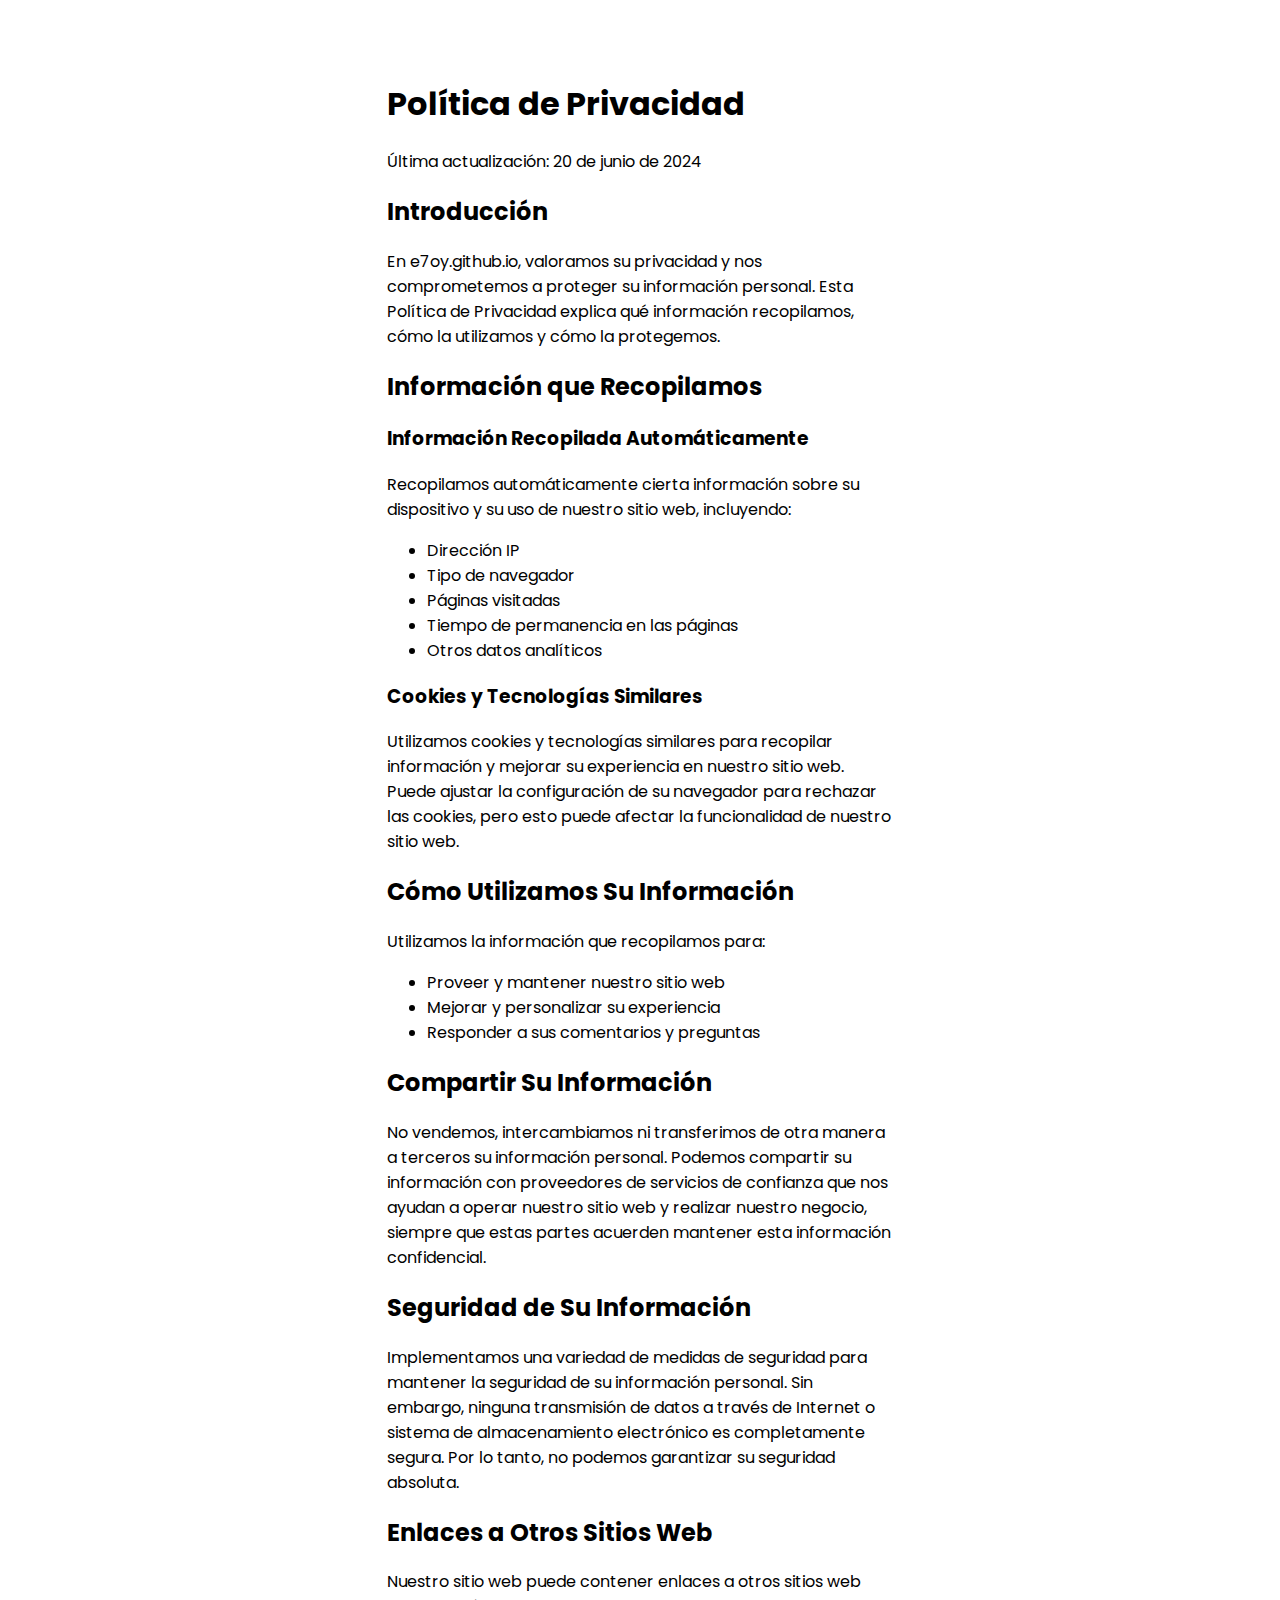
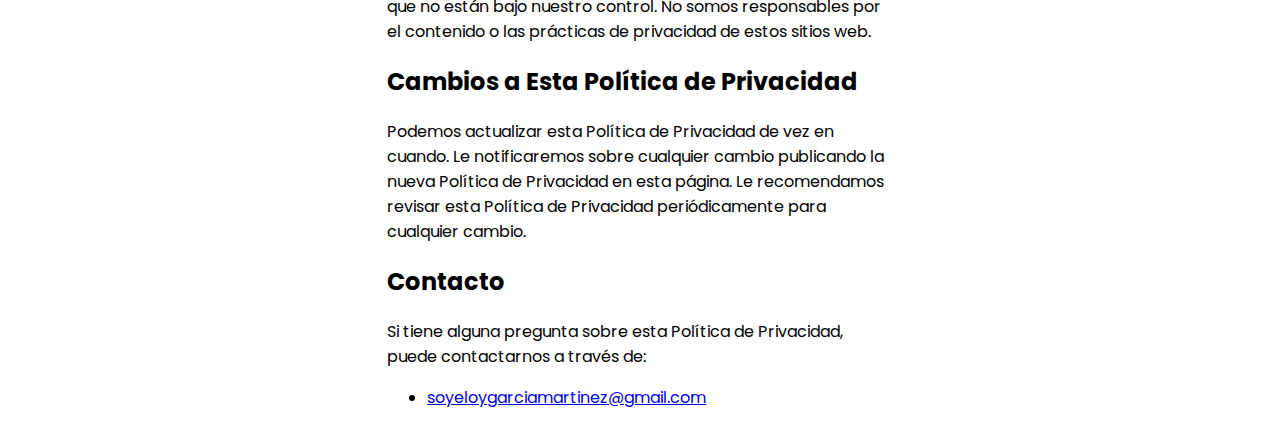
<file: politica-privacidad.html>
<!DOCTYPE html>
<html lang="en">
<head>
    <meta charset="UTF-8">
    <meta name="viewport" content="width=device-width, initial-scale=1.0">
    <title>Document</title>
    <link rel="stylesheet" href="styles.css">
</head>
<body>
    
<main class="politicas">
        <h1>Política de Privacidad</h1>
        <p>Última actualización: 20 de junio de 2024</p>
        <h2>Introducción</h2>
        <p>En e7oy.github.io, valoramos su privacidad y nos comprometemos a proteger su información personal. Esta Política de Privacidad explica qué información recopilamos, cómo la utilizamos y cómo la protegemos.</p>
        <h2>Información que Recopilamos</h2>
        <!--    
        <h3>Información que Usted Nos Proporciona</h3>    
        <p>Recopilamos la información que usted nos proporciona directamente cuando utiliza nuestro sitio web. Esto puede incluir:</p>
        <ul>
            <li>Nombre</li>
            <li>Dirección de correo electrónico</li>
            <li>Información de contacto</li>
        </ul>-->
        <h3>Información Recopilada Automáticamente</h3>
        <p>Recopilamos automáticamente cierta información sobre su dispositivo y su uso de nuestro sitio web, incluyendo:</p>
        <ul>
            <li>Dirección IP</li>
            <li>Tipo de navegador</li>
            <li>Páginas visitadas</li>
            <li>Tiempo de permanencia en las páginas</li>
            <li>Otros datos analíticos</li>
        </ul>
        <h3>Cookies y Tecnologías Similares</h3>
        <p>Utilizamos cookies y tecnologías similares para recopilar información y mejorar su experiencia en nuestro sitio web. Puede ajustar la configuración de su navegador para rechazar las cookies, pero esto puede afectar la funcionalidad de nuestro sitio web.</p>
        <h2>Cómo Utilizamos Su Información</h2>
        <p>Utilizamos la información que recopilamos para:</p>
        <ul>
            <li>Proveer y mantener nuestro sitio web</li>
            <li>Mejorar y personalizar su experiencia</li>
            <li>Responder a sus comentarios y preguntas</li>
        </ul>
        <h2>Compartir Su Información</h2>
        <p>No vendemos, intercambiamos ni transferimos de otra manera a terceros su información personal. Podemos compartir su información con proveedores de servicios de confianza que nos ayudan a operar nuestro sitio web y realizar nuestro negocio, siempre que estas partes acuerden mantener esta información confidencial.</p>
        <h2>Seguridad de Su Información</h2>
        <p>Implementamos una variedad de medidas de seguridad para mantener la seguridad de su información personal. Sin embargo, ninguna transmisión de datos a través de Internet o sistema de almacenamiento electrónico es completamente segura. Por lo tanto, no podemos garantizar su seguridad absoluta.</p>
        <h2>Enlaces a Otros Sitios Web</h2>
        <p>Nuestro sitio web puede contener enlaces a otros sitios web que no están bajo nuestro control. No somos responsables por el contenido o las prácticas de privacidad de estos sitios web.</p>
        <h2>Cambios a Esta Política de Privacidad</h2>
        <p>Podemos actualizar esta Política de Privacidad de vez en cuando. Le notificaremos sobre cualquier cambio publicando la nueva Política de Privacidad en esta página. Le recomendamos revisar esta Política de Privacidad periódicamente para cualquier cambio.</p>
        <h2>Contacto</h2>
        <p>Si tiene alguna pregunta sobre esta Política de Privacidad, puede contactarnos a través de:</p>
        <ul>
            <li><a href="mailto:soyeloygarciamartinez@gmail.com">soyeloygarciamartinez@gmail.com</a></li>
        </ul>
</main>


</body>
</html>
</file>
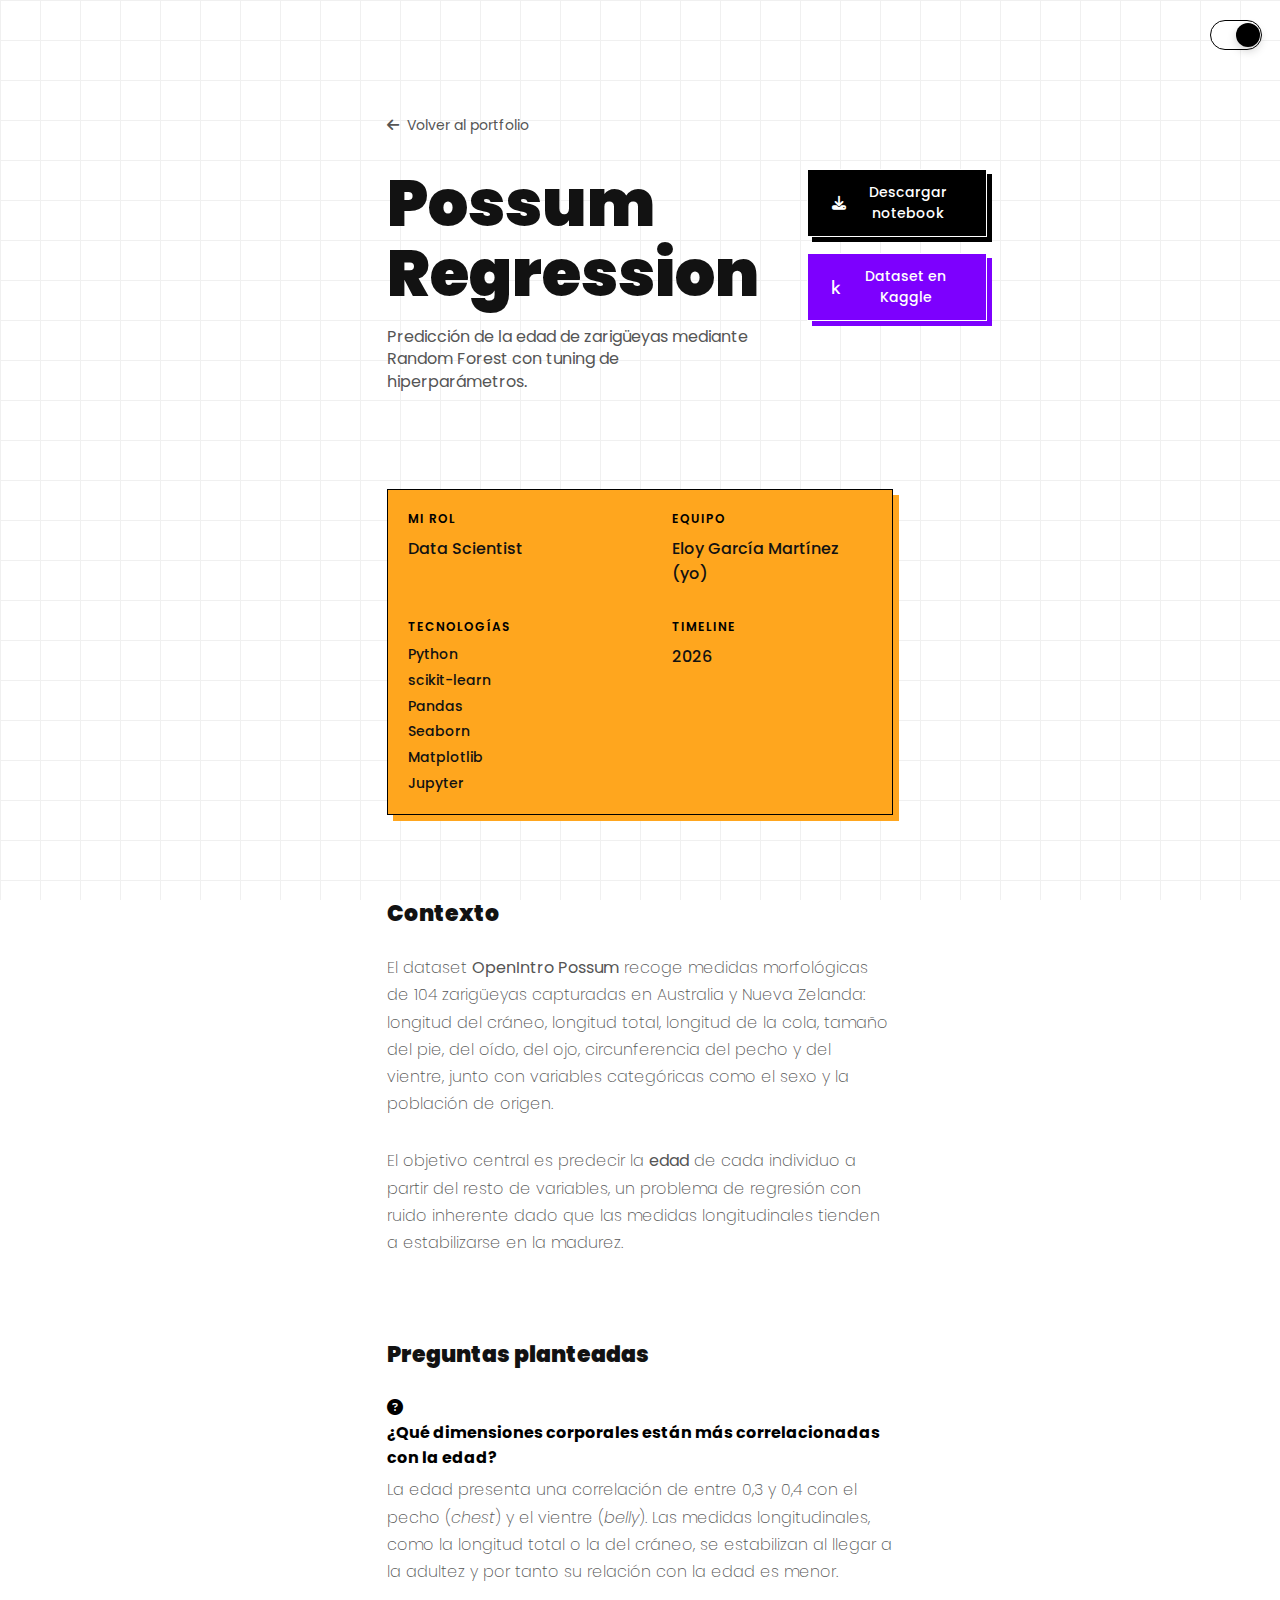
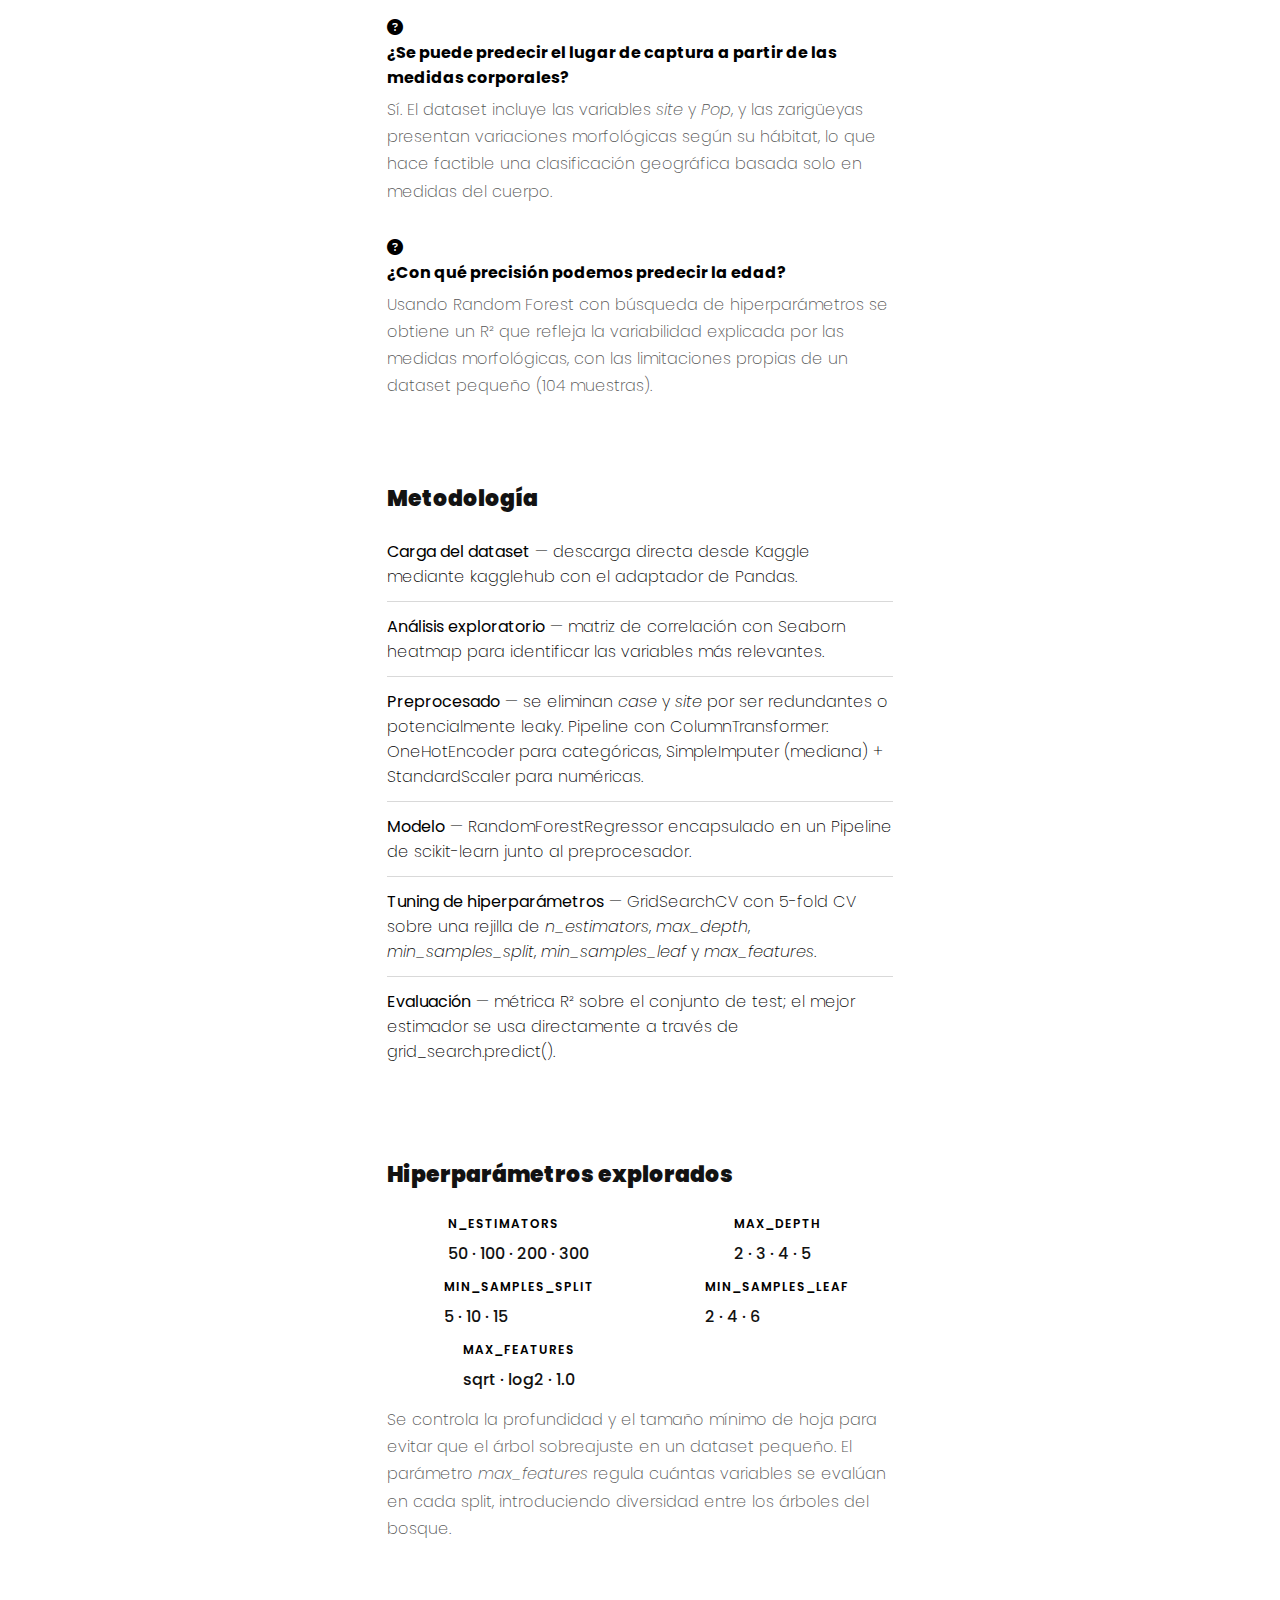
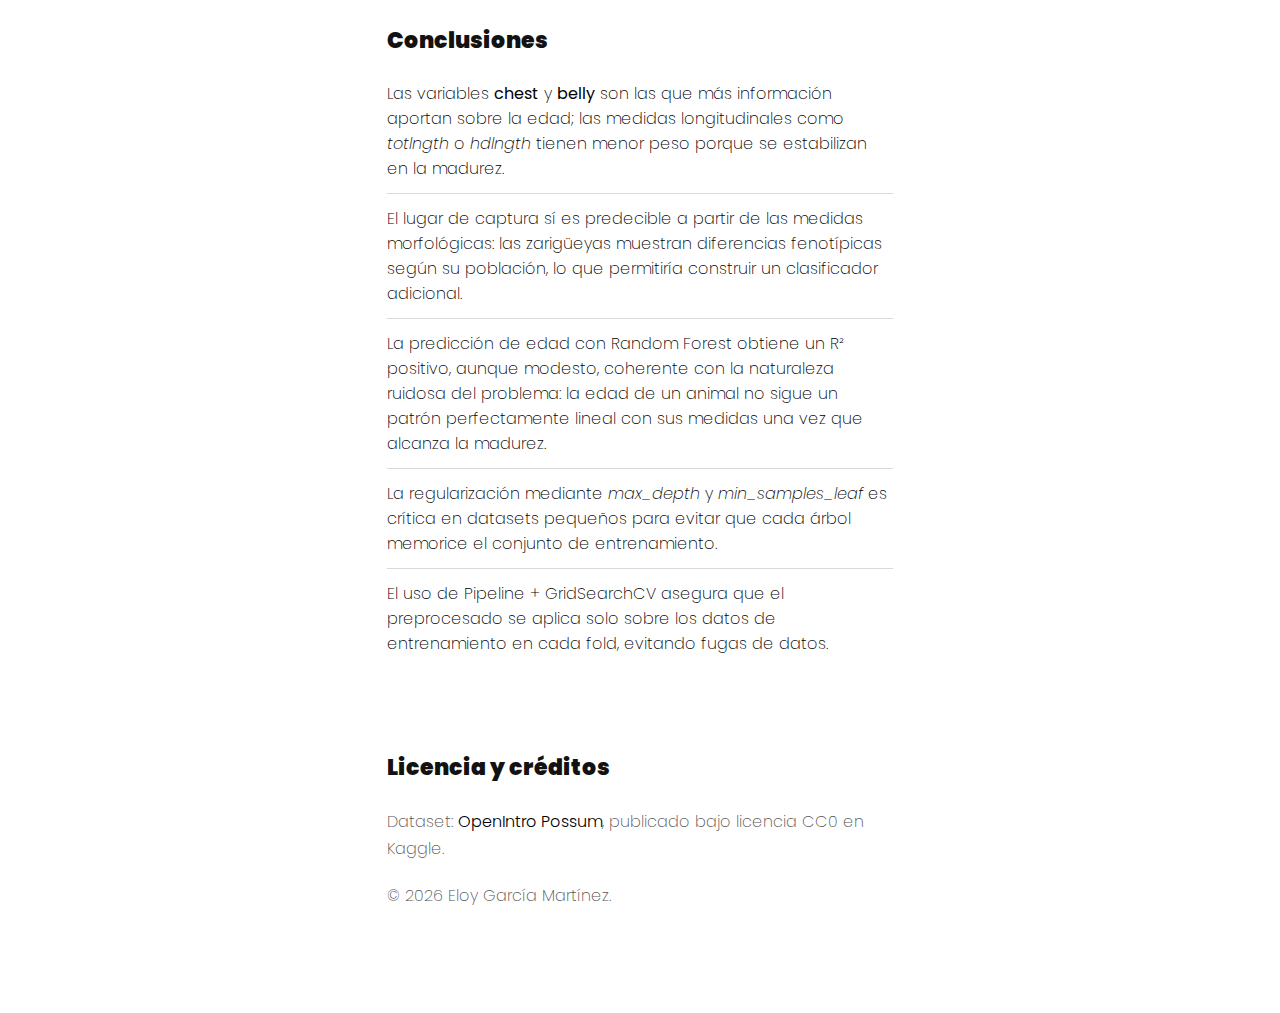
<file: possum-regression.html>
<!DOCTYPE html>
<html lang="es">

<head>
    <meta charset="UTF-8">
    <meta name="viewport" content="width=device-width, initial-scale=1.0">
    <meta name="description" content="Predicción de edad de zarigüeyas con Random Forest - Proyecto de Machine Learning por Eloy García">
    <title>Possum Regression - Proyecto ML | Eloy García</title>
    <link rel="stylesheet" href="styles.css" type="text/css">
    <link rel="icon" type="image/png" href="img/eloy.png">
    <link rel="stylesheet" href="https://cdnjs.cloudflare.com/ajax/libs/font-awesome/6.5.1/css/all.min.css">
    <script>
        (function () {
            if (window.__applyDarkPref) return;
            window.__applyDarkPref = true;
            function applyPref() {
                try {
                    var stored = localStorage.getItem('prefers-dark');
                    var shouldDark = stored === '1' ? true : (stored === '0' ? false : false);
                    document.body.classList.toggle('dark', !!shouldDark);
                } catch (e) {}
            }
            if (document.readyState === 'loading') document.addEventListener('DOMContentLoaded', applyPref); else applyPref();
        })();
    </script>
</head>

<body class="body-grid">
    <main>
        <div class="project-container">
            <nav class="back-nav">
                <a href="index.html" class="back-link">
                    <i class="fa-solid fa-arrow-left"></i>
                    Volver al portfolio
                </a>
            </nav>

            <header class="project-hero">
                <div>
                    <h1 class="project-title">Possum Regression</h1>
                    <p class="project-subtitle">Predicción de la edad de zarigüeyas mediante Random Forest con tuning de hiperparámetros.</p>
                </div>

                <div class="project-actions">
                    <a href="img/possum-regression.ipynb" download class="btn-project btn-primary">
                        <i class="fa-solid fa-download"></i>
                        Descargar notebook
                    </a>
                    <a href="https://www.kaggle.com/datasets/abrambeyer/openintro-possum"
                        target="_blank" rel="noopener noreferrer" class="btn-project btn-tertiary">
                        <i class="fa-brands fa-kaggle"></i>
                        Dataset en Kaggle
                    </a>
                </div>
            </header>

            <div class="project-meta">
                <div class="meta-item">
                    <div class="meta-label">Mi Rol</div>
                    <div class="meta-value">Data Scientist</div>
                </div>

                <div class="meta-item">
                    <div class="meta-label">Equipo</div>
                    <div class="meta-value">Eloy García Martínez (yo)</div>
                </div>

                <div class="meta-item">
                    <div class="meta-label">Tecnologías</div>
                    <div class="tech-list">
                        <span class="tech-item">Python</span>
                        <span class="tech-item">scikit-learn</span>
                        <span class="tech-item">Pandas</span>
                        <span class="tech-item">Seaborn</span>
                        <span class="tech-item">Matplotlib</span>
                        <span class="tech-item">Jupyter</span>
                    </div>
                </div>

                <div class="meta-item">
                    <div class="meta-label">Timeline</div>
                    <div class="meta-value">2026</div>
                </div>
            </div>

            <article class="project-section general">
                <h2 class="section-title">Contexto</h2>
                <p class="section-text">
                    El dataset <strong>OpenIntro Possum</strong> recoge medidas morfológicas de 104 zarigüeyas capturadas
                    en Australia y Nueva Zelanda: longitud del cráneo, longitud total, longitud de la cola, tamaño
                    del pie, del oído, del ojo, circunferencia del pecho y del vientre, junto con variables
                    categóricas como el sexo y la población de origen.
                </p>
                <p class="section-text">
                    El objetivo central es predecir la <strong>edad</strong> de cada individuo a partir del resto de
                    variables, un problema de regresión con ruido inherente dado que las medidas longitudinales tienden
                    a estabilizarse en la madurez.
                </p>
            </article>

            <article class="project-section general">
                <h2 class="section-title">Preguntas planteadas</h2>
                <div class="features-list">
                    <div class="feature-item">
                        <span class="feature-icon"><i class="fa-solid fa-circle-question"></i></span>
                        <div>
                            <strong>¿Qué dimensiones corporales están más correlacionadas con la edad?</strong>
                            <p class="section-text" style="margin-top:6px">
                                La edad presenta una correlación de entre 0,3 y 0,4 con el pecho (<em>chest</em>)
                                y el vientre (<em>belly</em>). Las medidas longitudinales, como la longitud total
                                o la del cráneo, se estabilizan al llegar a la adultez y por tanto su relación
                                con la edad es menor.
                            </p>
                        </div>
                    </div>
                    <div class="feature-item">
                        <span class="feature-icon"><i class="fa-solid fa-circle-question"></i></span>
                        <div>
                            <strong>¿Se puede predecir el lugar de captura a partir de las medidas corporales?</strong>
                            <p class="section-text" style="margin-top:6px">
                                Sí. El dataset incluye las variables <em>site</em> y <em>Pop</em>, y las
                                zarigüeyas presentan variaciones morfológicas según su hábitat, lo que hace
                                factible una clasificación geográfica basada solo en medidas del cuerpo.
                            </p>
                        </div>
                    </div>
                    <div class="feature-item">
                        <span class="feature-icon"><i class="fa-solid fa-circle-question"></i></span>
                        <div>
                            <strong>¿Con qué precisión podemos predecir la edad?</strong>
                            <p class="section-text" style="margin-top:6px">
                                Usando Random Forest con búsqueda de hiperparámetros se obtiene un R² que
                                refleja la variabilidad explicada por las medidas morfológicas, con las
                                limitaciones propias de un dataset pequeño (104 muestras).
                            </p>
                        </div>
                    </div>
                </div>
            </article>

            <article class="project-section general">
                <h2 class="section-title">Metodología</h2>
                <ul class="features-list">
                    <li><strong>Carga del dataset</strong> — descarga directa desde Kaggle mediante <code>kagglehub</code> con el adaptador de Pandas.</li>
                    <li><strong>Análisis exploratorio</strong> — matriz de correlación con Seaborn heatmap para identificar las variables más relevantes.</li>
                    <li><strong>Preprocesado</strong> — se eliminan <em>case</em> y <em>site</em> por ser redundantes o potencialmente leaky. Pipeline con <code>ColumnTransformer</code>: <code>OneHotEncoder</code> para categóricas, <code>SimpleImputer</code> (mediana) + <code>StandardScaler</code> para numéricas.</li>
                    <li><strong>Modelo</strong> — <code>RandomForestRegressor</code> encapsulado en un <code>Pipeline</code> de scikit-learn junto al preprocesador.</li>
                    <li><strong>Tuning de hiperparámetros</strong> — <code>GridSearchCV</code> con 5-fold CV sobre una rejilla de <em>n_estimators</em>, <em>max_depth</em>, <em>min_samples_split</em>, <em>min_samples_leaf</em> y <em>max_features</em>.</li>
                    <li><strong>Evaluación</strong> — métrica R² sobre el conjunto de test; el mejor estimador se usa directamente a través de <code>grid_search.predict()</code>.</li>
                </ul>
            </article>

            <article class="project-section general">
                <h2 class="section-title">Hiperparámetros explorados</h2>
                <div class="screenshots-grid" style="grid-template-columns: repeat(auto-fit, minmax(200px, 1fr)); gap: 12px;">

                    <div class="meta-item">
                        <div class="meta-label">n_estimators</div>
                        <div class="meta-value">50 · 100 · 200 · 300</div>
                    </div>
                    <div class="meta-item">
                        <div class="meta-label">max_depth</div>
                        <div class="meta-value">2 · 3 · 4 · 5</div>
                    </div>
                    <div class="meta-item">
                        <div class="meta-label">min_samples_split</div>
                        <div class="meta-value">5 · 10 · 15</div>
                    </div>
                    <div class="meta-item">
                        <div class="meta-label">min_samples_leaf</div>
                        <div class="meta-value">2 · 4 · 6</div>
                    </div>
                    <div class="meta-item">
                        <div class="meta-label">max_features</div>
                        <div class="meta-value">sqrt · log2 · 1.0</div>
                    </div>
                </div>
                <p class="section-text" style="margin-top:14px">
                    Se controla la profundidad y el tamaño mínimo de hoja para evitar que el árbol sobreajuste
                    en un dataset pequeño. El parámetro <em>max_features</em> regula cuántas variables se evalúan
                    en cada split, introduciendo diversidad entre los árboles del bosque.
                </p>
            </article>

            <article class="project-section general">
                <h2 class="section-title">Conclusiones</h2>
                <ul class="features-list">
                    <li>
                        Las variables <strong>chest</strong> y <strong>belly</strong> son las que más información
                        aportan sobre la edad; las medidas longitudinales como <em>totlngth</em> o <em>hdlngth</em>
                        tienen menor peso porque se estabilizan en la madurez.
                    </li>
                    <li>
                        El lugar de captura sí es predecible a partir de las medidas morfológicas: las zarigüeyas
                        muestran diferencias fenotípicas según su población, lo que permitiría construir un
                        clasificador adicional.
                    </li>
                    <li>
                        La predicción de edad con Random Forest obtiene un R² positivo, aunque modesto, coherente
                        con la naturaleza ruidosa del problema: la edad de un animal no sigue un patrón
                        perfectamente lineal con sus medidas una vez que alcanza la madurez.
                    </li>
                    <li>
                        La regularización mediante <em>max_depth</em> y <em>min_samples_leaf</em> es crítica en
                        datasets pequeños para evitar que cada árbol memorice el conjunto de entrenamiento.
                    </li>
                    <li>
                        El uso de <code>Pipeline</code> + <code>GridSearchCV</code> asegura que el preprocesado
                        se aplica solo sobre los datos de entrenamiento en cada fold, evitando fugas de datos.
                    </li>
                </ul>
            </article>

            <article class="project-section general">
                <h2 class="section-title">Licencia y créditos</h2>
                <p class="section-text">
                    Dataset: <a href="https://www.kaggle.com/datasets/abrambeyer/openintro-possum" target="_blank" rel="noopener noreferrer">OpenIntro Possum</a>, publicado bajo licencia CC0 en Kaggle.
                </p>
                <p class="section-text" style="margin-top:-10px">
                    © 2026 Eloy García Martínez.
                </p>
            </article>

        </div>
    </main>

    <script>
        (function () {
            if (window.__injectedDarkSwitch) return;
            window.__injectedDarkSwitch = true;

            const css = `
  .injected-apple-switch{position:fixed;right:18px;top:20px;width:52px;height:30px;border-radius:999px;background:#18181B;border:1px solid #fff;padding:3px;display:inline-flex;align-items:center;cursor:pointer;z-index:9999;transition:background .22s ease}
  .injected-apple-switch .knob{width:24px;height:24px;background:#fff;border-radius:50%;transform:translateX(0);transition:transform .22s cubic-bezier(.2,.9,.3,1);box-shadow:0 4px 10px rgba(0,0,0,.18)}
  .injected-apple-switch.active{background: #fff; border:1px solid #000}
  .injected-apple-switch.active .knob{background:#000;transform:translateX(22px)}
  .injected-apple-switch:focus{outline:3px solid rgba(100,150,255,.18);outline-offset:3px}
  @media (prefers-reduced-motion:reduce){.injected-apple-switch,.injected-apple-switch .knob{transition:none}}
  `;

            const style = document.createElement('style');
            style.setAttribute('data-injected', 'dark-switch-styles');
            style.appendChild(document.createTextNode(css));
            document.head.appendChild(style);

            function createButton() {
                const btn = document.createElement('button');
                btn.id = 'injected-apple-switch';
                btn.className = 'injected-apple-switch';
                btn.type = 'button';
                btn.setAttribute('aria-label', 'Alternar modo oscuro');
                btn.setAttribute('aria-pressed', 'false');
                btn.title = 'Alternar modo oscuro';
                btn.innerHTML = '<span class="knob" aria-hidden="true"></span>';

                function setState(on, save) {
                    document.body.classList.toggle('dark', !!on);
                    btn.classList.toggle('active', !on);
                    btn.setAttribute('aria-pressed', !!on ? 'true' : 'false');
                    if (save) localStorage.setItem('prefers-dark', !!on ? '1' : '0');
                }

                function toggle() {
                    setState(!document.body.classList.contains('dark'), true);
                }

                btn.addEventListener('click', toggle);
                btn.addEventListener('keydown', function (e) {
                    if (e.key === 'Enter' || e.key === ' ') { e.preventDefault(); toggle(); }
                });

                document.body.appendChild(btn);

                const stored = localStorage.getItem('prefers-dark');
                const initial = stored === '1' ? true : false;
                setState(initial, false);
            }

            if (document.readyState === 'loading') document.addEventListener('DOMContentLoaded', createButton); else createButton();
        })();
    </script>

</body>
</html>
</file>
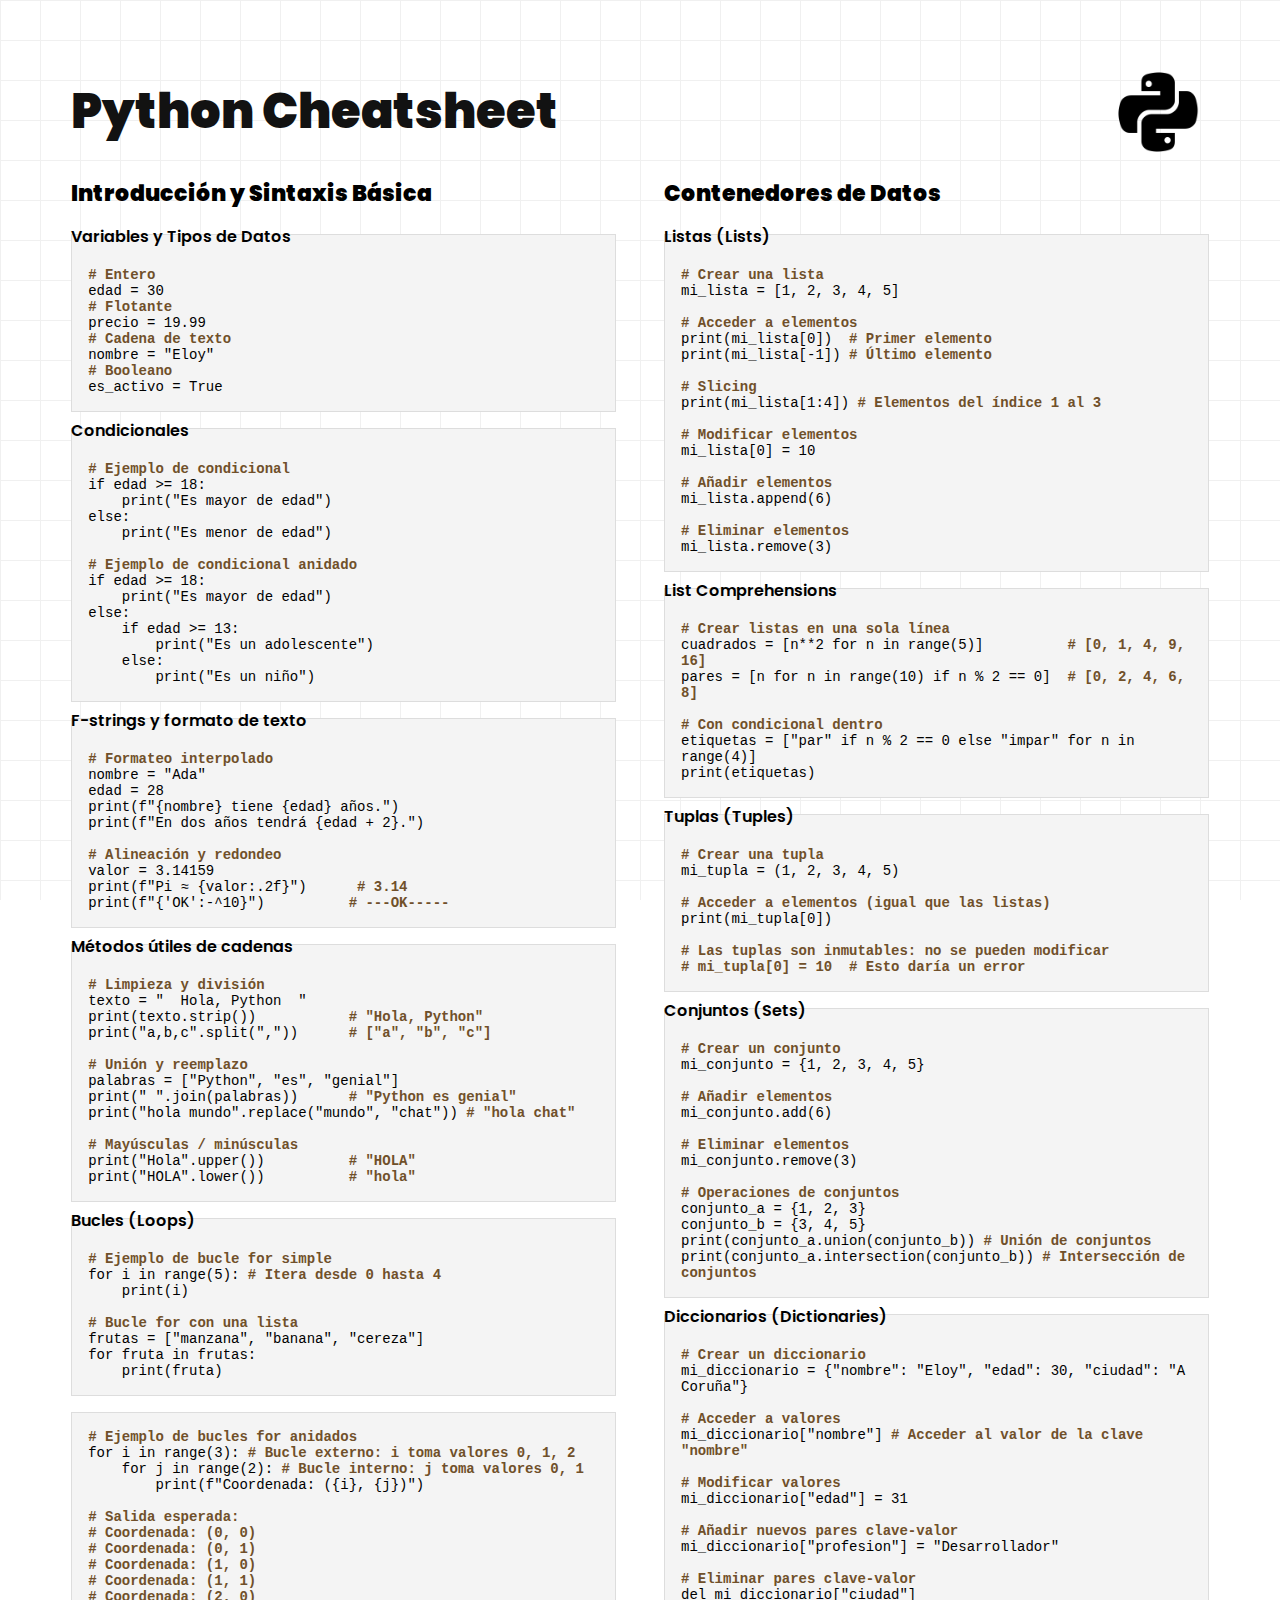
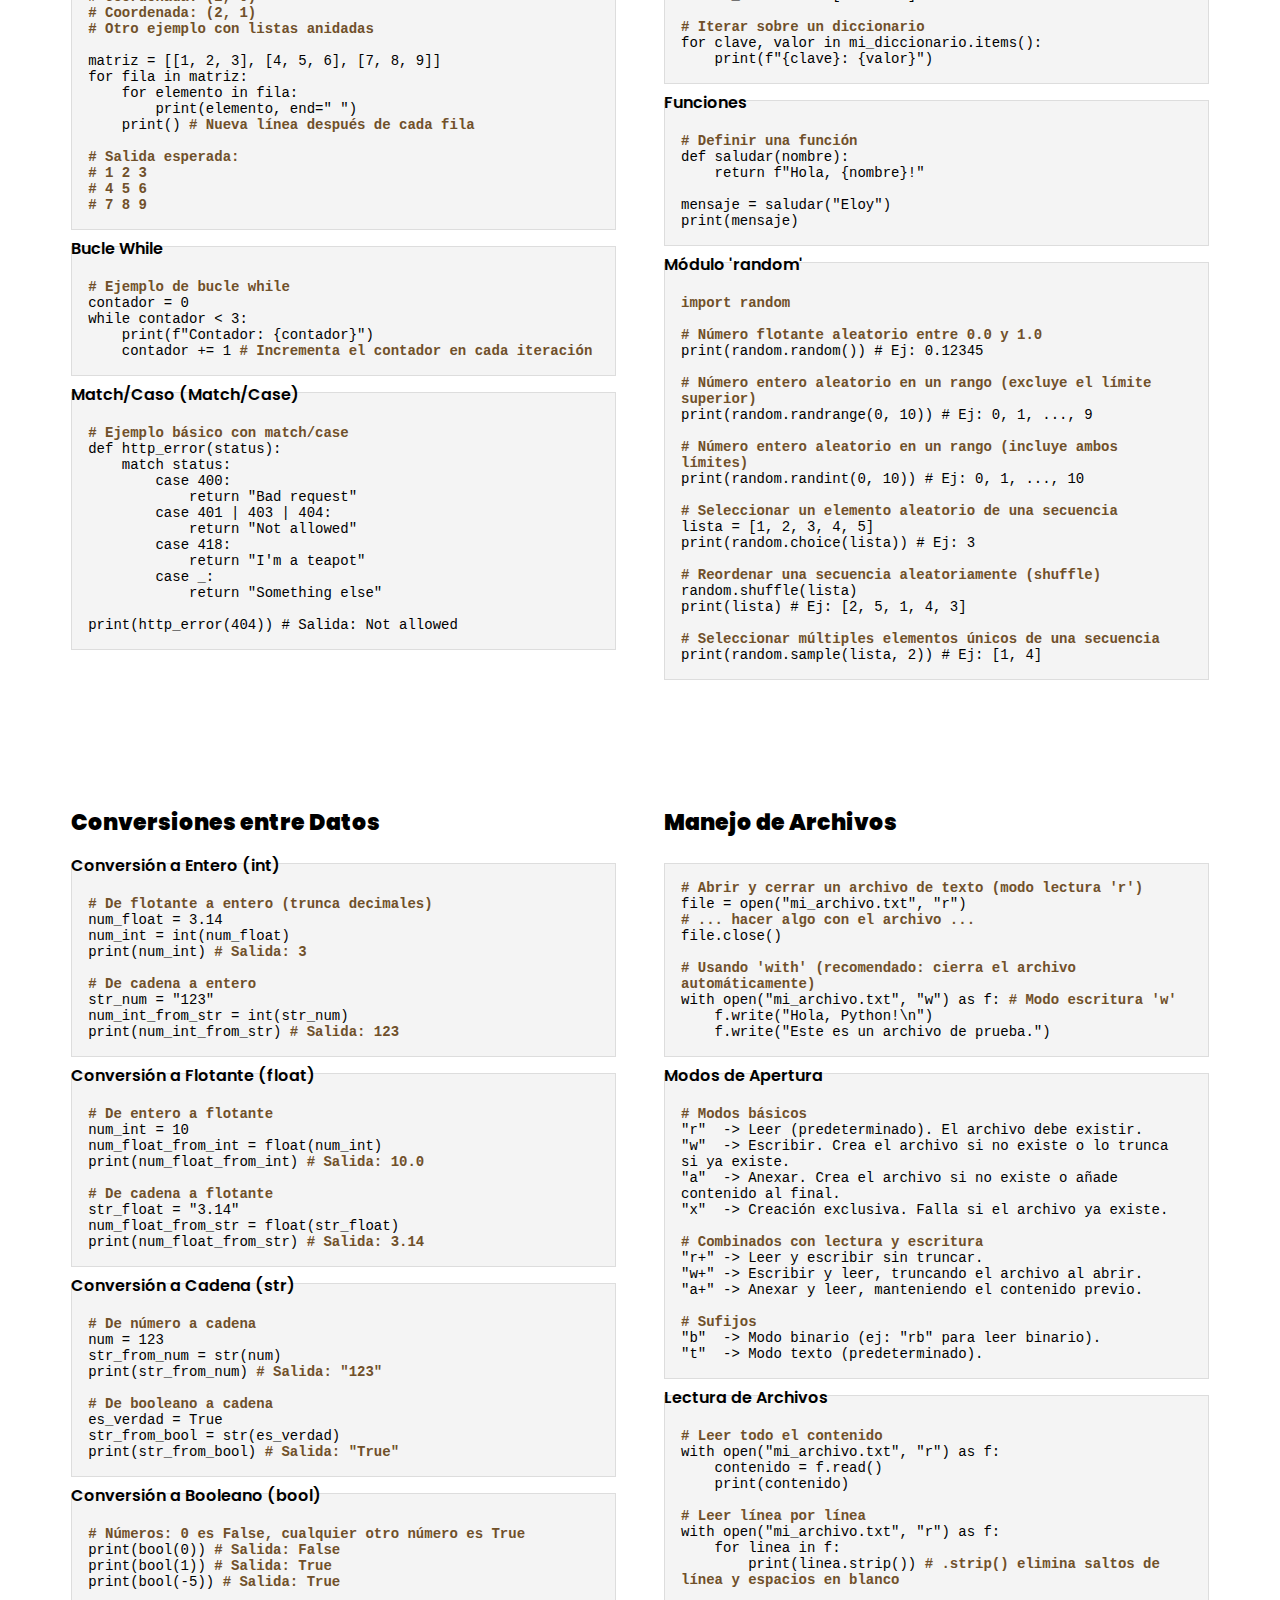
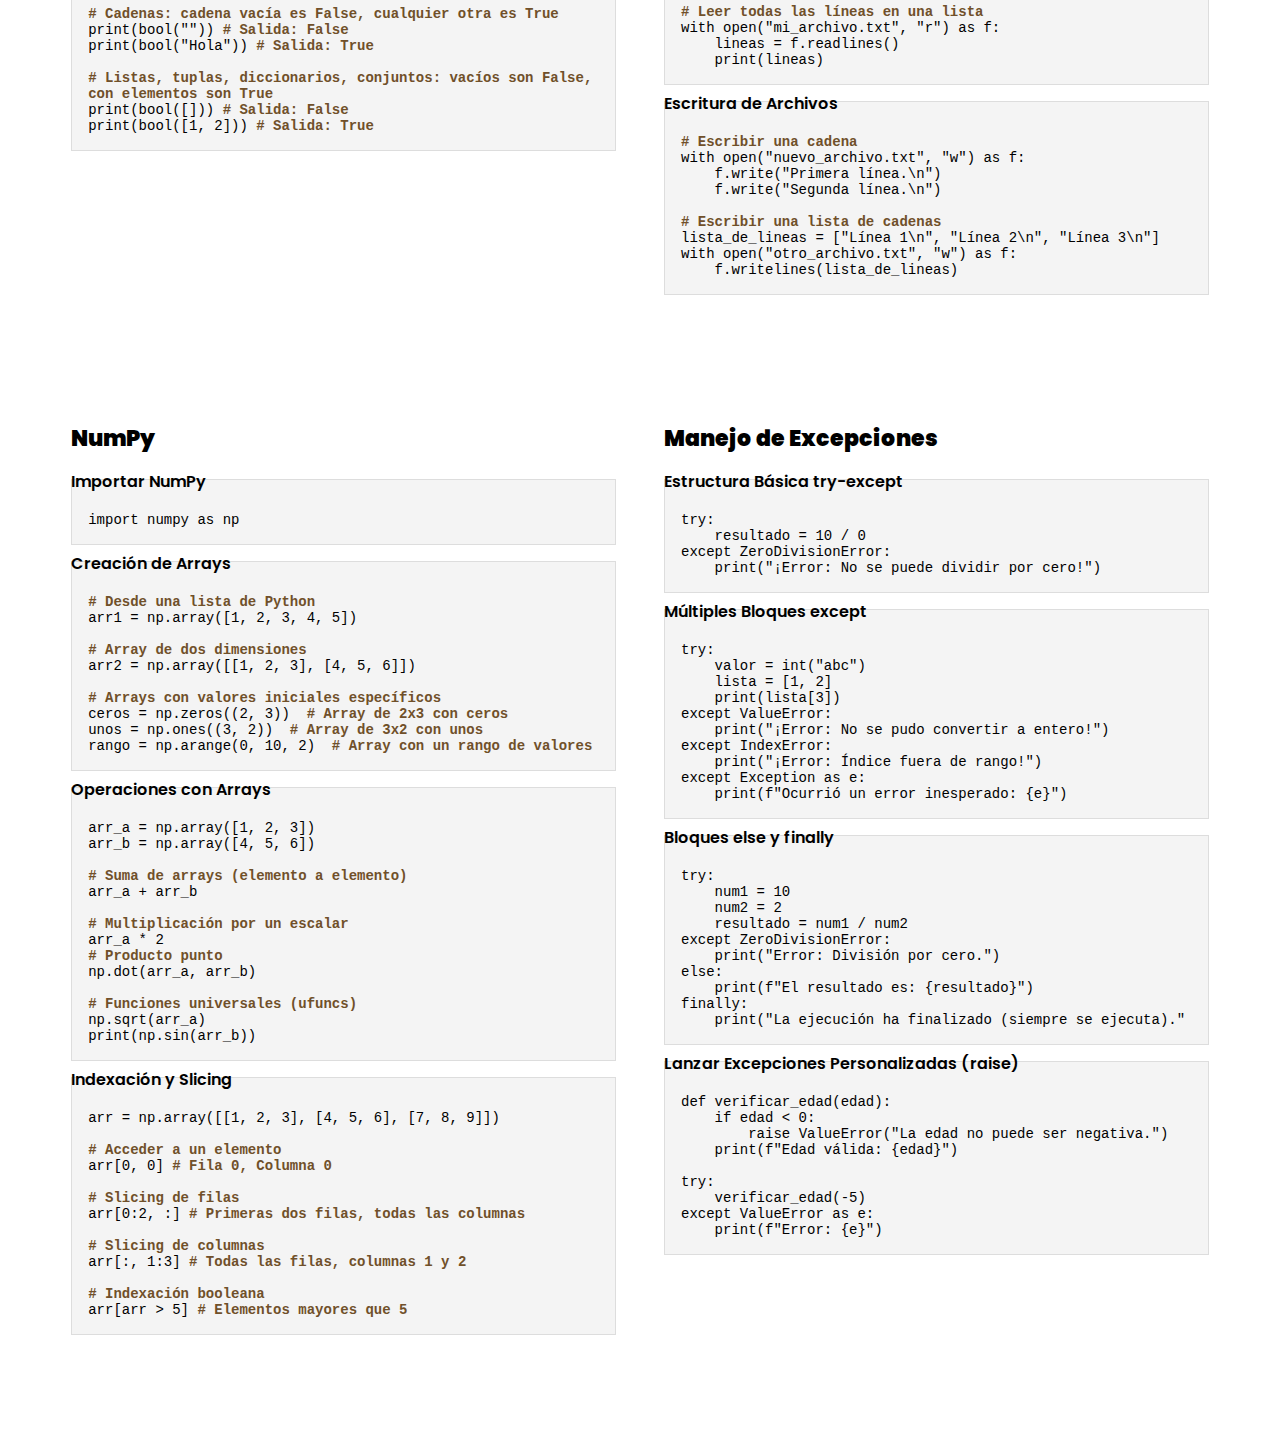
<file: python.html>
<!DOCTYPE html>
<html lang="es">

<head>
    <meta charset="UTF-8">
    <meta name="viewport" content="width=device-width, initial-scale=1.0">
    <meta name="description" content="Python Cheatsheet - Guía rápida de Python por Eloy García">
    <title>Python Cheatsheet | Eloy García</title>
    <link rel="stylesheet" href="styles.css" type="text/css">
    <link rel="icon" type="image/png" href="img/eloy.png">
    <link rel="stylesheet" href="https://cdnjs.cloudflare.com/ajax/libs/font-awesome/6.5.1/css/all.min.css">
    <script>
        (function () {
            if (window.__applyDarkPref) return;
            window.__applyDarkPref = true;
            function applyPref() {
                try {
                    var stored = localStorage.getItem('prefers-dark');
                    var shouldDark = stored === '1' ? true : (stored === '0' ? false : false);
                    document.body.classList.toggle('dark', !!shouldDark);
                } catch (e) {}
            }
            if (document.readyState === 'loading') document.addEventListener('DOMContentLoaded', applyPref); else applyPref();
        })();
    </script>
</head>

<body class="body-grid cheatsheet-page">
    <main>
        <div class="project-container full-width">
            <!--
            <nav class="back-nav">
                <a href="index.html" class="back-link">
                    <i class="fa-solid fa-arrow-left"></i>
                    Volver al portfolio
                </a>
            </nav>-->

            <header class="project-hero" style="gap: 1rem; align-items: center; margin-bottom: 0rem; margin-top: -50px;">
                <div>
                    <h1 class="project-title" style="font-size: 3rem; margin-bottom: 0rem;">Python Cheatsheet</h1>
                    <!--<p class="project-subtitle" style="max-width: 600px;">Guía de referencia rápida para los fundamentos de Python, contenedores, NumPy y manejo de excepciones.</p>-->
                </div>
                <div class="hero-image" style="max-width: 100px;">
                    <img src="img/python.png" alt="Python Logo" class="hero-img" style="max-height: 120px; object-fit: contain; filter: brightness(0);">
                </div>
            </header>

            <!--
            <div class="cheatsheet-index">
                <a href="#introduccion">Introducción</a>
                <a href="#contenedores">Contenedores</a>
                <a href="#conversiones">Conversiones entre Datos</a>
                <a href="#archivos">Manejo de Archivos</a>
                <a href="#numpy">NumPy</a>
                <a href="#excepciones">Excepciones</a>
            </div>
            -->
            <div class="cheatsheet-grid">
                <article id="introduccion" class="project-section general cheatsheet-section">
                    <h1 class="section-title">Introducción y Sintaxis Básica</h1>
                    <h3>Variables y Tipos de Datos</h3>
                    <pre><code>
<span style="color: rgb(112, 80, 42); font-family: inherit; font-weight: 600;"># Entero</span>
edad = 30
<span style="color: rgb(112, 80, 42); font-family: inherit; font-weight: 600;"># Flotante</span>
precio = 19.99
<span style="color: rgb(112, 80, 42); font-family: inherit; font-weight: 600;"># Cadena de texto</span>
nombre = "Eloy"
<span style="color: rgb(112, 80, 42); font-family: inherit; font-weight: 600;"># Booleano</span>
es_activo = True</code></pre>

                    <h3>Condicionales</h3>
                    <pre><code>
<span style="color: rgb(112, 80, 42); font-family: inherit; font-weight: 600;"># Ejemplo de condicional</span>
if edad >= 18:
    print("Es mayor de edad")
else:
    print("Es menor de edad")

<span style="color: rgb(112, 80, 42); font-family: inherit; font-weight: 600;"># Ejemplo de condicional anidado</span>
if edad >= 18:
    print("Es mayor de edad")
else:
    if edad >= 13:
        print("Es un adolescente")
    else:
        print("Es un niño")
</code></pre>

                    <h3>F-strings y formato de texto</h3>
                    <pre><code><span style="color: rgb(112, 80, 42); font-family: inherit; font-weight: 600;">
# Formateo interpolado</span>
nombre = "Ada"
edad = 28
print(f"{nombre} tiene {edad} años.")
print(f"En dos años tendrá {edad + 2}.")

<span style="color: rgb(112, 80, 42); font-family: inherit; font-weight: 600;"># Alineación y redondeo</span>
valor = 3.14159
print(f"Pi ≈ {valor:.2f}")      <span style="color: rgb(112, 80, 42); font-family: inherit; font-weight: 600;"># 3.14</span>
print(f"{'OK':-^10}")          <span style="color: rgb(112, 80, 42); font-family: inherit; font-weight: 600;"># ---OK-----</span></code></pre>

                    <h3>Métodos útiles de cadenas</h3>
                    <pre><code><span style="color: rgb(112, 80, 42); font-family: inherit; font-weight: 600;">
# Limpieza y división</span>
texto = "  Hola, Python  "
print(texto.strip())           <span style="color: rgb(112, 80, 42); font-family: inherit; font-weight: 600;"># "Hola, Python"</span>
print("a,b,c".split(","))      <span style="color: rgb(112, 80, 42); font-family: inherit; font-weight: 600;"># ["a", "b", "c"]</span>

<span style="color: rgb(112, 80, 42); font-family: inherit; font-weight: 600;"># Unión y reemplazo</span>
palabras = ["Python", "es", "genial"]
print(" ".join(palabras))      <span style="color: rgb(112, 80, 42); font-family: inherit; font-weight: 600;"># "Python es genial"</span>
print("hola mundo".replace("mundo", "chat")) <span style="color: rgb(112, 80, 42); font-family: inherit; font-weight: 600;"># "hola chat"</span>

<span style="color: rgb(112, 80, 42); font-family: inherit; font-weight: 600;"># Mayúsculas / minúsculas</span>
print("Hola".upper())          <span style="color: rgb(112, 80, 42); font-family: inherit; font-weight: 600;"># "HOLA"</span>
print("HOLA".lower())          <span style="color: rgb(112, 80, 42); font-family: inherit; font-weight: 600;"># "hola"</span></code></pre>

                    <h3>Bucles (Loops)</h3>
                    <pre><code><span style="color: rgb(112, 80, 42); font-family: inherit; font-weight: 600;">
# Ejemplo de bucle for simple</span>
for i in range(5): <span style="color: rgb(112, 80, 42); font-family: inherit; font-weight: 600;"># Itera desde 0 hasta 4</span>
    print(i)

<span style="color: rgb(112, 80, 42); font-family: inherit; font-weight: 600;"># Bucle for con una lista</span>
frutas = ["manzana", "banana", "cereza"]
for fruta in frutas:
    print(fruta)</code></pre>

                    <pre><code><span style="color: rgb(112, 80, 42); font-family: inherit; font-weight: 600;"># Ejemplo de bucles for anidados</span>
for i in range(3): <span style="color: rgb(112, 80, 42); font-family: inherit; font-weight: 600;"># Bucle externo: i toma valores 0, 1, 2</span>
    for j in range(2): <span style="color: rgb(112, 80, 42); font-family: inherit; font-weight: 600;"># Bucle interno: j toma valores 0, 1</span>
        print(f"Coordenada: ({i}, {j})")

<span style="color: rgb(112, 80, 42); font-family: inherit; font-weight: 600;"># Salida esperada:</span>
<span style="color: rgb(112, 80, 42); font-family: inherit; font-weight: 600;"># Coordenada: (0, 0)</span>
<span style="color: rgb(112, 80, 42); font-family: inherit; font-weight: 600;"># Coordenada: (0, 1)</span>
<span style="color: rgb(112, 80, 42); font-family: inherit; font-weight: 600;"># Coordenada: (1, 0)</span>
<span style="color: rgb(112, 80, 42); font-family: inherit; font-weight: 600;"># Coordenada: (1, 1)</span>
<span style="color: rgb(112, 80, 42); font-family: inherit; font-weight: 600;"># Coordenada: (2, 0)</span>
<span style="color: rgb(112, 80, 42); font-family: inherit; font-weight: 600;"># Coordenada: (2, 1)</span>
<span style="color: rgb(112, 80, 42); font-family: inherit; font-weight: 600;"># Otro ejemplo con listas anidadas</span>

matriz = [[1, 2, 3], [4, 5, 6], [7, 8, 9]]
for fila in matriz:
    for elemento in fila:
        print(elemento, end=" ")
    print() <span style="color: rgb(112, 80, 42); font-family: inherit; font-weight: 600;"># Nueva línea después de cada fila</span>

<span style="color: rgb(112, 80, 42); font-family: inherit; font-weight: 600;"># Salida esperada:</span>
<span style="color: rgb(112, 80, 42); font-family: inherit; font-weight: 600;"># 1 2 3 </span>
<span style="color: rgb(112, 80, 42); font-family: inherit; font-weight: 600;"># 4 5 6 </span>
<span style="color: rgb(112, 80, 42); font-family: inherit; font-weight: 600;"># 7 8 9 </span></code></pre>

                        <h3>Bucle While</h3>
                    <pre><code><span style="color: rgb(112, 80, 42); font-family: inherit; font-weight: 600;">
# Ejemplo de bucle while</span>
contador = 0
while contador < 3:
    print(f"Contador: {contador}")
    contador += 1 <span style="color: rgb(112, 80, 42); font-family: inherit; font-weight: 600;"># Incrementa el contador en cada iteración</span></code></pre>

                    <h3>Match/Caso (Match/Case)</h3>
                    <pre><code><span style="color: rgb(112, 80, 42); font-family: inherit; font-weight: 600;">
# Ejemplo básico con match/case</span>
def http_error(status):
    match status:
        case 400:
            return "Bad request"
        case 401 | 403 | 404:
            return "Not allowed"
        case 418:
            return "I'm a teapot"
        case _:
            return "Something else"

print(http_error(404)) # Salida: Not allowed
</code></pre>


                </article>

                <!-- Contenedores -->
                <article id="contenedores" class="project-section general cheatsheet-section">
                    <h1 class="section-title">Contenedores de Datos</h1>
                    <h3>Listas (Lists)</h3>
                    <pre><code><span style="color: rgb(112, 80, 42); font-family: inherit; font-weight: 600;">
# Crear una lista</span>
mi_lista = [1, 2, 3, 4, 5]

<span style="color: rgb(112, 80, 42); font-family: inherit; font-weight: 600;"># Acceder a elementos</span>
print(mi_lista[0])  <span style="color: rgb(112, 80, 42); font-family: inherit; font-weight: 600;"># Primer elemento</span>
print(mi_lista[-1]) <span style="color: rgb(112, 80, 42); font-family: inherit; font-weight: 600;"># Último elemento</span>
<span style="color: rgb(112, 80, 42); font-family: inherit; font-weight: 600;">
# Slicing</span>
print(mi_lista[1:4]) <span style="color: rgb(112, 80, 42); font-family: inherit; font-weight: 600;"># Elementos del índice 1 al 3</span>

<span style="color: rgb(112, 80, 42); font-family: inherit; font-weight: 600;"># Modificar elementos</span>
mi_lista[0] = 10

<span style="color: rgb(112, 80, 42); font-family: inherit; font-weight: 600;"># Añadir elementos</span>
mi_lista.append(6)

<span style="color: rgb(112, 80, 42); font-family: inherit; font-weight: 600;"># Eliminar elementos</span>
mi_lista.remove(3)
</code></pre>

                    <h3>List Comprehensions</h3>
                    <pre><code><span style="color: rgb(112, 80, 42); font-family: inherit; font-weight: 600;">
# Crear listas en una sola línea</span>
cuadrados = [n**2 for n in range(5)]          <span style="color: rgb(112, 80, 42); font-family: inherit; font-weight: 600;"># [0, 1, 4, 9, 16]</span>
pares = [n for n in range(10) if n % 2 == 0]  <span style="color: rgb(112, 80, 42); font-family: inherit; font-weight: 600;"># [0, 2, 4, 6, 8]</span>

<span style="color: rgb(112, 80, 42); font-family: inherit; font-weight: 600;"># Con condicional dentro</span>
etiquetas = ["par" if n % 2 == 0 else "impar" for n in range(4)]
print(etiquetas)</code></pre>

                    <h3>Tuplas (Tuples)</h3>
                    <pre><code><span style="color: rgb(112, 80, 42); font-family: inherit; font-weight: 600;">
# Crear una tupla</span>
mi_tupla = (1, 2, 3, 4, 5)

<span style="color: rgb(112, 80, 42); font-family: inherit; font-weight: 600;"># Acceder a elementos (igual que las listas)</span>
print(mi_tupla[0])

<span style="color: rgb(112, 80, 42); font-family: inherit; font-weight: 600;"># Las tuplas son inmutables: no se pueden modificar</span>
<span style="color: rgb(112, 80, 42); font-family: inherit; font-weight: 600;"># mi_tupla[0] = 10  # Esto daría un error</span></code></pre>

                    <h3>Conjuntos (Sets)</h3>
                    <pre><code><span style="color: rgb(112, 80, 42); font-family: inherit; font-weight: 600;">
# Crear un conjunto</span>
mi_conjunto = {1, 2, 3, 4, 5}

<span style="color: rgb(112, 80, 42); font-family: inherit; font-weight: 600;"># Añadir elementos</span>
mi_conjunto.add(6)

<span style="color: rgb(112, 80, 42); font-family: inherit; font-weight: 600;"># Eliminar elementos</span>
mi_conjunto.remove(3)

<span style="color: rgb(112, 80, 42); font-family: inherit; font-weight: 600;"># Operaciones de conjuntos</span>
conjunto_a = {1, 2, 3}
conjunto_b = {3, 4, 5}
print(conjunto_a.union(conjunto_b)) <span style="color: rgb(112, 80, 42); font-family: inherit; font-weight: 600;"># Unión de conjuntos</span>
print(conjunto_a.intersection(conjunto_b)) <span style="color: rgb(112, 80, 42); font-family: inherit; font-weight: 600;"># Intersección de conjuntos</span></code></pre>

                    <h3>Diccionarios (Dictionaries)</h3>
                    <pre><code><span style="color: rgb(112, 80, 42); font-family: inherit; font-weight: 600;">
# Crear un diccionario</span>
mi_diccionario = {"nombre": "Eloy", "edad": 30, "ciudad": "A Coruña"}

<span style="color: rgb(112, 80, 42); font-family: inherit; font-weight: 600;"># Acceder a valores</span>
mi_diccionario["nombre"] <span style="color: rgb(112, 80, 42); font-family: inherit; font-weight: 600;"># Acceder al valor de la clave "nombre"</span>

<span style="color: rgb(112, 80, 42); font-family: inherit; font-weight: 600;"># Modificar valores</span>
mi_diccionario["edad"] = 31

<span style="color: rgb(112, 80, 42); font-family: inherit; font-weight: 600;"># Añadir nuevos pares clave-valor</span>
mi_diccionario["profesion"] = "Desarrollador"

<span style="color: rgb(112, 80, 42); font-family: inherit; font-weight: 600;"># Eliminar pares clave-valor</span>
del mi_diccionario["ciudad"]

<span style="color: rgb(112, 80, 42); font-family: inherit; font-weight: 600;"># Iterar sobre un diccionario</span>
for clave, valor in mi_diccionario.items():
    print(f"{clave}: {valor}")</code></pre>
                        <h3>Funciones</h3>
                    <pre><code>
<span style="color: rgb(112, 80, 42); font-family: inherit; font-weight: 600;"># Definir una función</span>
def saludar(nombre):
    return f"Hola, {nombre}!"

mensaje = saludar("Eloy")
print(mensaje)</code></pre>
                    <h3>Módulo 'random'</h3>
                    <pre><code><span style="color: rgb(112, 80, 42); font-family: inherit; font-weight: 600;">
import random

# Número flotante aleatorio entre 0.0 y 1.0</span>
print(random.random()) # Ej: 0.12345

<span style="color: rgb(112, 80, 42); font-family: inherit; font-weight: 600;"># Número entero aleatorio en un rango (excluye el límite superior)</span>
print(random.randrange(0, 10)) # Ej: 0, 1, ..., 9

<span style="color: rgb(112, 80, 42); font-family: inherit; font-weight: 600;"># Número entero aleatorio en un rango (incluye ambos límites)</span>
print(random.randint(0, 10)) # Ej: 0, 1, ..., 10

<span style="color: rgb(112, 80, 42); font-family: inherit; font-weight: 600;"># Seleccionar un elemento aleatorio de una secuencia</span>
lista = [1, 2, 3, 4, 5]
print(random.choice(lista)) # Ej: 3

<span style="color: rgb(112, 80, 42); font-family: inherit; font-weight: 600;"># Reordenar una secuencia aleatoriamente (shuffle)</span>
random.shuffle(lista)
print(lista) # Ej: [2, 5, 1, 4, 3]

<span style="color: rgb(112, 80, 42); font-family: inherit; font-weight: 600;"># Seleccionar múltiples elementos únicos de una secuencia</span>
print(random.sample(lista, 2)) # Ej: [1, 4]
</code></pre>

                </article>

                <!-- Conversiones entre Datos -->
                <article id="conversiones" class="project-section general cheatsheet-section">
                    <h1 class="section-title">Conversiones entre Datos</h1>
                    <h3>Conversión a Entero (int)</h3>
                    <pre><code><span style="color: rgb(112, 80, 42); font-family: inherit; font-weight: 600;">
# De flotante a entero (trunca decimales)</span>
num_float = 3.14
num_int = int(num_float)
print(num_int) <span style="color: rgb(112, 80, 42); font-family: inherit; font-weight: 600;"># Salida: 3</span>

<span style="color: rgb(112, 80, 42); font-family: inherit; font-weight: 600;"># De cadena a entero</span>
str_num = "123"
num_int_from_str = int(str_num)
print(num_int_from_str) <span style="color: rgb(112, 80, 42); font-family: inherit; font-weight: 600;"># Salida: 123</span></code></pre>

                    <h3>Conversión a Flotante (float)</h3>
                    <pre><code><span style="color: rgb(112, 80, 42); font-family: inherit; font-weight: 600;">
# De entero a flotante</span>
num_int = 10
num_float_from_int = float(num_int)
print(num_float_from_int) <span style="color: rgb(112, 80, 42); font-family: inherit; font-weight: 600;"># Salida: 10.0</span>

<span style="color: rgb(112, 80, 42); font-family: inherit; font-weight: 600;"># De cadena a flotante</span>
str_float = "3.14"
num_float_from_str = float(str_float)
print(num_float_from_str) <span style="color: rgb(112, 80, 42); font-family: inherit; font-weight: 600;"># Salida: 3.14</span></code></pre>

                    <h3>Conversión a Cadena (str)</h3>
                    <pre><code><span style="color: rgb(112, 80, 42); font-family: inherit; font-weight: 600;">
# De número a cadena</span>
num = 123
str_from_num = str(num)
print(str_from_num) <span style="color: rgb(112, 80, 42); font-family: inherit; font-weight: 600;"># Salida: "123"</span>

<span style="color: rgb(112, 80, 42); font-family: inherit; font-weight: 600;"># De booleano a cadena</span>
es_verdad = True
str_from_bool = str(es_verdad)
print(str_from_bool) <span style="color: rgb(112, 80, 42); font-family: inherit; font-weight: 600;"># Salida: "True"</span></code></pre>

                    <h3>Conversión a Booleano (bool)</h3>
                    <pre><code><span style="color: rgb(112, 80, 42); font-family: inherit; font-weight: 600;">
# Números: 0 es False, cualquier otro número es True</span>
print(bool(0)) <span style="color: rgb(112, 80, 42); font-family: inherit; font-weight: 600;"># Salida: False</span>
print(bool(1)) <span style="color: rgb(112, 80, 42); font-family: inherit; font-weight: 600;"># Salida: True</span>
print(bool(-5)) <span style="color: rgb(112, 80, 42); font-family: inherit; font-weight: 600;"># Salida: True</span>

<span style="color: rgb(112, 80, 42); font-family: inherit; font-weight: 600;"># Cadenas: cadena vacía es False, cualquier otra es True</span>
print(bool("")) <span style="color: rgb(112, 80, 42); font-family: inherit; font-weight: 600;"># Salida: False</span>
print(bool("Hola")) <span style="color: rgb(112, 80, 42); font-family: inherit; font-weight: 600;"># Salida: True</span>

<span style="color: rgb(112, 80, 42); font-family: inherit; font-weight: 600;"># Listas, tuplas, diccionarios, conjuntos: vacíos son False, con elementos son True</span>
print(bool([])) <span style="color: rgb(112, 80, 42); font-family: inherit; font-weight: 600;"># Salida: False</span>
print(bool([1, 2])) <span style="color: rgb(112, 80, 42); font-family: inherit; font-weight: 600;"># Salida: True</span></code></pre>
                </article>

                <!-- Manejo de Archivos -->
                <article id="archivos" class="project-section general cheatsheet-section">
                    <h1 class="section-title">Manejo de Archivos</h1>
                    <pre><code><span style="color: rgb(112, 80, 42); font-family: inherit; font-weight: 600;"># Abrir y cerrar un archivo de texto (modo lectura 'r')</span>
file = open("mi_archivo.txt", "r")
<span style="color: rgb(112, 80, 42); font-family: inherit; font-weight: 600;"># ... hacer algo con el archivo ...</span>
file.close()

<span style="color: rgb(112, 80, 42); font-family: inherit; font-weight: 600;"># Usando 'with' (recomendado: cierra el archivo automáticamente)</span>
with open("mi_archivo.txt", "w") as f: <span style="color: rgb(112, 80, 42); font-family: inherit; font-weight: 600;"># Modo escritura 'w'</span>
    f.write("Hola, Python!\n")
    f.write("Este es un archivo de prueba.")</code></pre>

                    <h3>Modos de Apertura</h3>
                    <pre><code><span style="color: rgb(112, 80, 42); font-family: inherit; font-weight: 600;">
# Modos básicos</span>
"r"  -> Leer (predeterminado). El archivo debe existir.
"w"  -> Escribir. Crea el archivo si no existe o lo trunca si ya existe.
"a"  -> Anexar. Crea el archivo si no existe o añade contenido al final.
"x"  -> Creación exclusiva. Falla si el archivo ya existe.

<span style="color: rgb(112, 80, 42); font-family: inherit; font-weight: 600;"># Combinados con lectura y escritura</span>
"r+" -> Leer y escribir sin truncar.
"w+" -> Escribir y leer, truncando el archivo al abrir.
"a+" -> Anexar y leer, manteniendo el contenido previo.

<span style="color: rgb(112, 80, 42); font-family: inherit; font-weight: 600;"># Sufijos</span>
"b"  -> Modo binario (ej: "rb" para leer binario).
"t"  -> Modo texto (predeterminado).</code></pre>

                    <h3>Lectura de Archivos</h3>
                    <pre><code><span style="color: rgb(112, 80, 42); font-family: inherit; font-weight: 600;">
# Leer todo el contenido</span>
with open("mi_archivo.txt", "r") as f:
    contenido = f.read()
    print(contenido)

<span style="color: rgb(112, 80, 42); font-family: inherit; font-weight: 600;"># Leer línea por línea</span>
with open("mi_archivo.txt", "r") as f:
    for linea in f:
        print(linea.strip()) <span style="color: rgb(112, 80, 42); font-family: inherit; font-weight: 600;"># .strip() elimina saltos de línea y espacios en blanco</span>

<span style="color: rgb(112, 80, 42); font-family: inherit; font-weight: 600;"># Leer todas las líneas en una lista</span>
with open("mi_archivo.txt", "r") as f:
    lineas = f.readlines()
    print(lineas)</code></pre>

                    <h3>Escritura de Archivos</h3>
                    <pre><code><span style="color: rgb(112, 80, 42); font-family: inherit; font-weight: 600;">
# Escribir una cadena</span>
with open("nuevo_archivo.txt", "w") as f:
    f.write("Primera línea.\n")
    f.write("Segunda línea.\n")

<span style="color: rgb(112, 80, 42); font-family: inherit; font-weight: 600;"># Escribir una lista de cadenas</span>
lista_de_lineas = ["Línea 1\n", "Línea 2\n", "Línea 3\n"]
with open("otro_archivo.txt", "w") as f:
    f.writelines(lista_de_lineas)</code></pre>
                </article>

                <!-- NumPy -->
                <article id="numpy" class="project-section general cheatsheet-section">
                    <h1 class="section-title">NumPy</h1>
                    <h3>Importar NumPy</h3>
                    <pre><code>
import numpy as np</code></pre>

                    <h3>Creación de Arrays</h3>
                    <pre><code>
<span style="color: rgb(112, 80, 42); font-family: inherit; font-weight: 600;"># Desde una lista de Python</span>
arr1 = np.array([1, 2, 3, 4, 5])

<span style="color: rgb(112, 80, 42); font-family: inherit; font-weight: 600;"># Array de dos dimensiones</span>
arr2 = np.array([[1, 2, 3], [4, 5, 6]])

<span style="color: rgb(112, 80, 42); font-family: inherit; font-weight: 600;"># Arrays con valores iniciales específicos</span>
ceros = np.zeros((2, 3))  <span style="color: rgb(112, 80, 42); font-family: inherit; font-weight: 600;"># Array de 2x3 con ceros</span>
unos = np.ones((3, 2))  <span style="color: rgb(112, 80, 42); font-family: inherit; font-weight: 600;"># Array de 3x2 con unos</span>
rango = np.arange(0, 10, 2)  <span style="color: rgb(112, 80, 42); font-family: inherit; font-weight: 600;"># Array con un rango de valores</span></code></pre>
                    <h3>Operaciones con Arrays</h3>
                    <pre><code>
arr_a</span> = np.array([1, 2, 3])
arr_b = np.array([4, 5, 6])

<span style="color: rgb(112, 80, 42); font-family: inherit; font-weight: 600;"># Suma de arrays (elemento a elemento)</span>
arr_a + arr_b

<span style="color: rgb(112, 80, 42); font-family: inherit; font-weight: 600;"># Multiplicación por un escalar</span>
arr_a * 2
<span style="color: rgb(112, 80, 42); font-family: inherit; font-weight: 600;"># Producto punto</span>
np.dot(arr_a, arr_b)

<span style="color: rgb(112, 80, 42); font-family: inherit; font-weight: 600;"># Funciones universales (ufuncs)</span>
np.sqrt(arr_a)
print(np.sin(arr_b))</code></pre>
                    <h3>Indexación y Slicing</h3>
                    <pre><code>
arr = np.array([[1, 2, 3], [4, 5, 6], [7, 8, 9]])

<span style="color: rgb(112, 80, 42); font-family: inherit; font-weight: 600;"># Acceder a un elemento</span>
arr[0, 0] <span style="color: rgb(112, 80, 42); font-family: inherit; font-weight: 600;"># Fila 0, Columna 0</span>

<span style="color: rgb(112, 80, 42); font-family: inherit; font-weight: 600;"># Slicing de filas</span>
arr[0:2, :] <span style="color: rgb(112, 80, 42); font-family: inherit; font-weight: 600;"># Primeras dos filas, todas las columnas</span>

<span style="color: rgb(112, 80, 42); font-family: inherit; font-weight: 600;"># Slicing de columnas</span>
arr[:, 1:3] <span style="color: rgb(112, 80, 42); font-family: inherit; font-weight: 600;"># Todas las filas, columnas 1 y 2</span>

<span style="color: rgb(112, 80, 42); font-family: inherit; font-weight: 600;"># Indexación booleana</span>
arr[arr > 5] <span style="color: rgb(112, 80, 42); font-family: inherit; font-weight: 600;"># Elementos mayores que 5</span></code></pre>
                </article>

                <!-- Excepciones -->
                <article id="excepciones" class="project-section general cheatsheet-section">
                    <h1 class="section-title">Manejo de Excepciones</h1>
                    <h3>Estructura Básica try-except</h3>
                    <pre><code>
try:
    resultado = 10 / 0
except ZeroDivisionError:
    print("¡Error: No se puede dividir por cero!")</code></pre>

                    <h3>Múltiples Bloques except</h3>
                    <pre><code>
try:
    valor = int("abc")
    lista = [1, 2]
    print(lista[3])
except ValueError:
    print("¡Error: No se pudo convertir a entero!")
except IndexError:
    print("¡Error: Índice fuera de rango!")
except Exception as e:
    print(f"Ocurrió un error inesperado: {e}")</code></pre>

                    <h3>Bloques else y finally</h3>
                    <pre><code>
try:
    num1 = 10
    num2 = 2
    resultado = num1 / num2
except ZeroDivisionError:
    print("Error: División por cero.")
else:
    print(f"El resultado es: {resultado}")
finally:
    print("La ejecución ha finalizado (siempre se ejecuta)."</code></pre>

                    <h3>Lanzar Excepciones Personalizadas (raise)</h3>
                    <pre><code>
def verificar_edad(edad):
    if edad < 0:
        raise ValueError("La edad no puede ser negativa.")
    print(f"Edad válida: {edad}")

try:
    verificar_edad(-5)
except ValueError as e:
    print(f"Error: {e}")</code></pre>
                </article>
            </div>
        </div>
    </main>
</body>
</html>
</file>
<file: styles.css>
@import url('https://fonts.googleapis.com/css2?family=Poppins:ital,wght@0,100;0,200;0,300;0,400;0,500;0,600;0,700;0,800;0,900;1,100;1,200;1,300;1,400;1,500;1,600;1,700;1,800;1,900&display=swap');


:root {
    --principal: #121212;
    --gris_bordes: #D9D9D9;
    --secundario: #555555;
}

* {
    scroll-behavior: smooth;
    font-family: "Poppins", sans-serif;
}

.user-info {
    display: flex;
    flex-direction: row;
    align-items: center;
    gap: 20px;
}

.username {
    font-size: 10px;
    font-weight: bolder;
    color: black;
}

body.dark .username {
    color: white;
}

.img-icono {
    float: left;
    position: relative;
    bottom: 5px;
    right: 10px;
}

.img-icono img {
    margin: 0;
    padding: 0;
}

button {
    transition: 2s ease all;
    position: absolute;
}

.body-grid {
    background-color: #fff;
    background-size: 40px 40px;
    background-image:
        linear-gradient(to right, #f0f0f0 1px, transparent 1px),
        linear-gradient(to bottom, #f0f0f0 1px, transparent 1px);
    background-attachment: fixed;
}

body.dark {
    background-color: #18181B;
}

body.dark.body-grid {
    background-color: #18181B;
    background-size: 40px 40px;
    background-image:
        linear-gradient(to right, rgba(255, 255, 255, 0.1) 1px, transparent 1px),
        linear-gradient(to bottom, rgba(255, 255, 255, 0.1) 1px, transparent 1px);
}

body.dark h1 {
    color: white;
}

body.dark h2 {
    color: var(--gris_bordes);
}

body.dark h3 {
    color: #c4c4c4;
}

body.dark .general p {
    color: var(--gris_bordes);
}

body.dark .general h3 {
    color: #ededed;
}

body.dark .caja a {
    color: white;
}

body.dark .github {
    content: url(img/githubWhite.webp);
}

body.dark .figma {
    content: url(img/figmaWhite.webp);
}

.cheatsheet-page main {
    width: 90%;
    max-width: 1400px;
}

main {
    border-radius: 25px;
    margin: 40px 200px;
    width: 40%;
    margin: auto;
    margin-top: 80px;
}

.nombre {
    margin: 20px 0px;
    line-height: 50px;
}

.nombre h2 {
    font-size: 32px;
    color: #000;
    font-weight: bold;
    margin: 0px;
    padding: 0px;
}

.nombre h3 {
    font-size: 16px;
    color: var(--secundario);
    font-weight: 800;
    margin: 0px;
    padding: 0px;
    width: 60%;
    line-height: normal;
}

.nombre h4 {
    font-size: 16px;
    color: var(--secundario);
    font-weight: 200;
    margin: 0px;
    text-transform: lowercase;
    display: flex;
    align-items: center;
    gap: 5px;
}

article .texto-nombre {
    float: left;
    width: 70%;
    display: flex;
    align-items: flex-start;
    flex-direction: column;
    justify-content: center;
}

article .img-nombre {
    float: right;
    width: 20%;
    border-radius: 0;
    box-shadow: 6px 6px 0px var(--principal);
    border: 1px solid var(--principal);
    transition: box-shadow 0.8s ease;
    background-color: #fff;
}

article .img-nombre:hover {
    box-shadow: -6px -6px 0px var(--principal);
    transition: box-shadow 0.3s ease;
}

body.dark article .img-nombre {
    border: 1px solid rgb(255, 255, 255);
    box-shadow: 6px 6px 0px rgb(255, 255, 255);
    transition: box-shadow 0.8s ease;
    background-color: #18181B;
}

body.dark article .img-nombre:hover {
    box-shadow: -6px -6px 0px rgb(255, 255, 255);
    transition: box-shadow 0.3s ease;
}

.img-nombre {
    border-radius: 150px;
    overflow: hidden;
    position: relative;
    z-index: 1;
    border: 1px solid #eee;
    padding: 10px 0px 0px 0px;
}

p {
    max-width: 110ch;
}

.modal {
    position: fixed;
    top: 0;
    left: 0;
    width: 100%;
    height: 100%;
    background: #676767e6;
    transition: opacity 0.25s ease;
    opacity: 0;
    pointer-events: none;
    display: flex;
    align-items: center;
    justify-content: center;
}

.modal:target {
    opacity: 1;
    pointer-events: auto;
}

.modal>.modal-content {
    max-width: 90%;
    position: relative;
    padding: 20px;
}

.modal .close {
    position: absolute;
    top: -20px;
    right: 20px;
    font-size: 30px;
    color: white;
    text-decoration: none;
}


.redes {
    clear: both;
    display: flex;
    flex-direction: row;
    gap: 10px;
}

.redes img {
    padding: 8px;
    filter: brightness(0);
    border: 1px solid var(--principal);
    box-shadow: 3px 3px 0px var(--principal);
    transition: box-shadow 0.3s ease;

}

body.dark .redes img {
    filter: brightness(2);
    border: 1px solid var(--gris_bordes);
    box-shadow: 3px 3px 0px var(--gris_bordes);
    transition: box-shadow 0.3s ease;

}

.redes img:hover {
    box-shadow: 0px 0px 0px var(--principal);
    transition: box-shadow 0.3s ease;
}

body.dark .redes img:hover {
    box-shadow: 0px 0px 0px var(--gris_bordes);
    transition: box-shadow 0.3s ease;
}

.general h2 {
    font-size: 22px;
    color: var(--principal);
    font-weight: 900;
    width: 100%;
    float: left;
}

.general span {
    font-weight: 400;
}

.general p {
    font-size: 16px;
    color: var(--secundario);
    font-weight: 200;
    margin: 0 0 30px 0;
    clear: both;
}

.general h3 {
    font-size: 16px;
    width: 70%;
    float: left;
    margin: -10px 0 10px 0;
    font-weight: 600;
}

.general .fecha {
    font-size: 20px;
    color: var(--secundario);
    font-weight: 200;
    float: right;
    width: 30%;
    text-align: right;
}

h4 {
    margin-top: -40px;
}

.general a {
    border-radius: 25px;
    display: inline-block;
    color: black;
    text-decoration: none;
    font-weight: 300;
}

body.dark .general a {
    color: #ededed;
}

.general a:hover {
    text-decoration: underline;
    color: #3283D5;
}

.general h4 img:hover {
    content: url(img/exteriorBlue.webp);
    text-decoration: underline;
}

.proyectos {
    width: 100%;
}

.contenedor-proyectos {
    display: grid;
    grid-template-columns: repeat(auto-fit, minmax(200px, 1fr));
    gap: 15px;
    width: 100%;
}

.proyecto-card {
    background: #ffffff;
    border: 1px solid #000;
    padding: 18px;
    transition: all 0.3s ease;
    box-shadow: 4px 4px 0px rgb(26, 26, 26);
}

.proyecto-card:hover {
    box-shadow: 0px 0px 0px rgb(0, 0, 0);
    cursor: pointer;
}

.project-header {
    display: flex;
    justify-content: space-between;
    align-items: flex-start;
}

.project-header h3 {
    font-size: 16px;
    font-weight: 400;
    color: #1A1A1A;
    font-size: 18px;
    color: black;
    text-decoration: none;
    font-weight: 200;
    margin-bottom: 0px;
}

.caja a:hover {
    color: #3283D5;
}

.lenguajes {
    display: flex;
    gap: 5px;
    margin-top: 5px;
    width: 100%;
    flex-wrap: wrap;
}

.lenguajes h4 {
    margin-bottom: 50px;
}

.caja h4 {
    font-size: 14px;
    text-align: center;
    color: #444444;
    background: rgba(255, 255, 255, 0.2);
    backdrop-filter: blur(10px);
    border-radius: 15px;
    padding: 10px;
    color: #ffffff;
    box-shadow: 0 4px 15px rgba(0, 0, 0, 0.2);
    border-radius: 30px;
    font-weight: 500;
    padding: 10px 25px;
    display: flex;
    align-items: center;
    flex-direction: row;
    justify-content: center;
}

.caja .rojo {
    color: #c3251d;
}

.caja .github {
    position: relative;
    left: 10px;
}

.caja .figma {
    position: relative;
    left: 15px;
}

.caja span {
    color: #1DC347;
    font-size: 40px;
    animation: span 3s infinite;
    position: relative;
    bottom: 4px;
    margin: 0px;
    padding: 0px;
}

.project-links {
    display: flex;
    gap: 8px;
}

.link-icon {
    border-radius: 6px;
    transition: background-color 0.2s ease;
}

.project-description {
    font-size: 14px !important;
    color: var(--secundario);
    line-height: 1.5;
    clear: none;
}

.ia-dropdown {
    margin: 10px 0 12px;
}

.ia-dropdown summary {
    list-style: none;
    cursor: pointer;
    font-size: 12px;
    font-weight: 600;
    color: #000;
    border: 1px solid #000;
    display: inline-block;
    padding: 6px 10px;
    box-shadow: 2px 2px 0 #000;
    background: #fff;
}

.ia-dropdown summary::-webkit-details-marker {
    display: none;
}

.ia-dropdown summary::after {
    content: " +";
    font-weight: 700;
}

.ia-dropdown[open] summary::after {
    content: " -";
}

.ia-dropdown-list {
    margin: 10px 0 0;
    padding-left: 18px;
    display: flex;
    flex-direction: column;
    gap: 6px;
}

.ia-dropdown-list li {
    color: #000;
    font-size: 13px;
}

.ia-dropdown-list a {
    color: #000;
    text-decoration: none;
    border-bottom: 1px dashed #000;
}

.ia-dropdown-list a:hover {
    opacity: 0.75;
}

.tech-stack {
    display: flex;
    flex-wrap: wrap;
    gap: 6px;
}

.tech-tag {
    font-size: 11px;
    font-weight: 500;
    padding: 5px 10px;
    background-color: #000000;
    color: #ffffff;
    text-transform: lowercase;
    letter-spacing: 0.3px;
}

body.dark .proyecto-card {
    background: #18181B;
    border-color: var(--gris_bordes);
    box-shadow: 4px 4px 0px var(--gris_bordes);
}

body.dark .proyecto-card::before {
    border-color: #F2C811 transparent transparent transparent;
}

body.dark .proyecto-card:hover {
    border-color: #888888;
        box-shadow: 0px 0px 0px var(--gris_bordes);

}

body.dark .project-header h3 {
    color: #ededed;
}

body.dark .project-description {
    color: var(--gris_bordes);
}

body.dark .ia-dropdown summary {
    color: var(--gris_bordes);
    border-color: var(--gris_bordes);
    box-shadow: 2px 2px 0 var(--gris_bordes);
    background: #18181B;
}

body.dark .ia-dropdown-list li {
    color: var(--gris_bordes);
}

body.dark .ia-dropdown-list a {
    color: var(--gris_bordes);
    border-bottom-color: var(--gris_bordes);
}

body.dark .tech-tag {
    background-color: var(--gris_bordes);
    color: var(--principal);
}

body.dark .exterior {
    filter: invert(1);
}

@media screen and (max-width: 470px) {
    .contenedor-proyectos {
        grid-template-columns: 1fr;
        gap: 15px;
        padding: 10px 0;
    }

    .proyecto-card {
        padding: 16px;
    }

    .project-actions {
        flex-direction: column;
        align-items: stretch;
        gap: 10px;
    }

    .action-btn {
        text-align: center;
        width: 100%;
    }

    .status-badge {
        text-align: center;
    }
}

@media screen and (max-width: 470px) {
    main {
        width: 100%;
        margin: auto;
        margin: 0px;
        padding: 0px;
    }

    .img-icono {
        display: none;
    }

    .img-nombre  {
        position: absolute;
        width: 35% !important;
        border-radius: 90%;
        margin: 80px -30px;
        box-shadow: none;
    }

    .modal {
        position: fixed;
        top: 0;
        left: 0;
        width: 100%;
        height: 100%;
        background: rgba(103, 103, 103, 0.9);
        transition: opacity 0.25s ease;
        opacity: 0;
        pointer-events: none;
        display: flex;
        align-items: center;
        justify-content: center;
    }

    .modal:target {
        opacity: 1;
        pointer-events: auto;
    }

    .modal-content img {
        width: 100%;
        height: 100%;
        border-radius: 0%;
    }

    .modal>.modal-content {
        max-width: 90%;
        position: relative;
        padding: 20px;
    }

    .modal .close {
        position: absolute;
        top: -20px;
        right: 20px;
        font-size: 30px;
        color: white;
        text-decoration: none;
    }

    .contenedor {
        width: 100%;
        flex-direction: column;
    }

    .caja {
        padding: 10px 20px;
        margin: 0px;
        flex: 0 0 100%;
    }

    .habilidades {
        margin-bottom: 40px;
    }


    button {
        transition: 2s ease all;
        position: absolute;
        float: right;
        margin-bottom: 20px;
        width: 50px;
    }

    .injected-apple-switch {
        position: absolute;
        top: 10px;
        right: 10px;
        z-index: 1000;
    }

    .switch {
        background: #343d5b;
        border-radius: 1000px;
        border: none;
        top: 0;
        right: 0;
        left: 30;
        margin: 20px -40px;
        cursor: pointer;
        display: flex;
        outline: none;
    }

    .switch::after {
        content: "";
        display: block;
        width: 25px;
        height: 25px;
        position: absolute;
        background: #f1f1f1;
        top: 0;
        left: 0;
        right: unset;
        border-radius: 100px;
        transition: 0.3s ease all;
        box-shadow: 0px 0px 2px 2px rgba(0, 0, 0, 0.2);
    }

    .switch.active {
        background: rgb(131, 90, 15);
        color: black;
    }

    .switch.active::after {
        right: 0;
        left: unset;
    }

    .switch span {
        width: 25px;
        height: 25px;
        line-height: 25px;
        display: block;
        background-color: none;
        color: white;
    }


    #github-activity {
        top: -15px;
    }

}


.fila-certificados {
    display: flex;
    gap: 40px;
    width: 100%;
}

.certificado {
    flex: 1;
    padding: 0px 0px;
    background: transparent;
    border-radius: 8px;
    transition: transform 0.3s ease;
    margin-bottom: 15px;
}

.certificado img {
    filter: brightness(0.1);
}

.certificado h3 {
    margin-bottom: 15px;
    width: 100%;
    float: none;
}

.certificado .fecha {
    float: none;
    width: 100%;
    text-align: left;
}

.certificado h4 {
    margin-top: -15px;
    width: 100%;
}

.certificado.vacio {
    visibility: hidden;
    border: none;
}

.toggle-btn {
    background: none;
    border: none;
    color: #3283D5;
    cursor: pointer;
    font-size: 14px;
    text-decoration: underline;
    margin-left: 5px;
    padding: 0;
    display: inline;
    transition: color 0.3s ease;
}

.toggle-btn:hover {
    color: #1e5aa3;
}

body.dark .toggle-btn {
    color: #61DAFB;
}

body.dark .toggle-btn:hover {
    color: #4fb3d9;
}

.text-truncated,
.text-full {
    display: inline;
    font-size: 16px;
    color:  #888888;
    font-weight: 100;
    transition: display 0.3s ease;
}

@media (max-width: 768px) {
    .fila-certificados {
        flex-direction: column;
        gap: 20px;
    }

    .certificado {
        width: 100%;
    }

    .certificado.vacio {
        display: none;
    }
}



.tech-badges {
    display: flex;
    flex-wrap: wrap;
    gap: 10px;
    margin: 20px 0;
}

.badge-glass {
    display: flex;
    align-items: center;
    gap: 8px;
    padding: 6px 14px;
    text-decoration: none;
    font-size: 13px;
    font-weight: 500;
    background: rgba(255, 255, 255, 0.1);
    backdrop-filter: blur(10px);
    border: 1px solid rgba(255, 255, 255, 0.2);
    box-shadow: 0 2px 4px rgba(0, 0, 0, 0.1);
    transition: all 0.3s ease;
    cursor: default;
}

.badge-glass i {
    font-size: 15px;
}

.badge-glass:hover {
    transform: translateY(-2px);
    box-shadow: 0 4px 8px rgba(0, 0, 0, 0.15);
    background: rgba(255, 255, 255, 0.2);
}

.badge-glass .fa-microsoft {
    color: #5E5E5E;
}

.badge-glass .fa-database {
    color: #4479A1;
}

.badge-glass .fa-tailwind-css {
    color: #06B6D4;
}

.badge-glass .fa-git-alt {
    color: #F05032;
}

body.dark .badge-glass span {
    color: #fff;
}

body:not(.dark) .badge-glass span {
    color: #333;
}

body:not(.dark) .badge-glass {
    color: #333;
    background: rgba(255, 255, 255, 0.25);
    border: 1px solid rgba(255, 255, 255, 0.4);
}

body:not(.dark) .badge-glass:hover {
    background: rgba(255, 255, 255, 0.4);
}

.badge-glass span {
    font-size: 14px;
    font-weight: 200;
    color: #fff;
}


.dot-pulse {
    position: relative;
    display: inline-block;
    width: 5px;
    height: 5px;
    background-color: #39D353;
    border-radius: 50%;
    margin-left: 10px;
    margin-bottom: 5px;
    vertical-align: middle;
    animation: pulse 1.5s infinite;
}

@keyframes pulse {
    0% {
        opacity: 1;
    }

    50% {
        opacity: 0.2;
    }

    100% {
        opacity: 1;
    }
}


.badge-glass {
    display: flex;
    align-items: center;
    gap: 10px;
    padding: 6px 14px;
    text-decoration: none;
    font-size: 13px;
    font-weight: 500;
    background: rgba(255, 255, 255, 0.1);
    backdrop-filter: blur(10px);
    border: 1px solid rgba(255, 255, 255, 0.2);
    box-shadow: 0 2px 4px rgba(0, 0, 0, 0.1);
    transition: all 0.3s ease;
    margin-right: 0px;
    margin-bottom: 10px;
}

.badge-glass i {
    font-size: 15px;
}

.badge-glass:hover {
    transform: translateY(-2px);
    box-shadow: 0 4px 8px rgba(0, 0, 0, 0.15);
    background: rgba(255, 255, 255, 0.2);
}

body.dark .badge-glass span {
    color: #fff;
}

body:not(.dark) .badge-glass span {
    color: #333;
    background: rgba(255, 255, 255, 0.25);
    border: 1px solid rgba(255, 255, 255, 0.4);
}

body:not(.dark) .badge-glass:hover {
    background: rgba(255, 255, 255, 0.4);
}

.badge-glass span {
    font-size: 14px;
    font-weight: 500;
}

.tailwind-badge svg {
    margin-right: 2px;
}

@supports not (backdrop-filter: blur(10px)) {
    .badge-glass {
        background: rgba(255, 255, 255, 0.7);
    }

    body.dark .badge-glass {
        background: rgba(30, 30, 30, 0.7);
    }
}

.tech-badges .badge-glass {
    background: rgba(255, 255, 255, 0.1) !important;
    backdrop-filter: blur(10px) !important;
}




.caja {
    flex: 0 calc(50% - 10px);
    height: auto;
    padding: 0;
    justify-content: center;

}

.caja h3,
.caja p,
.caja .lenguajes {
    padding: 0 20px;
    max-width: 35ch;
}

.project-video video {
    width: 100%;
    height: auto;
    border-radius: 0;
    object-fit: contain;
    transition: transform 0.3s ease;
}




.project-video {
    width: 100%;
    margin: 0;
    padding: 0;
    order: -1;
}

.video-control {
    position: absolute;
    top: 50%;
    left: 50%;
    transform: translate(-50%, -50%);
    width: 60px;
    height: 60px;
    background: rgba(0, 0, 0, 0.6);
    border-radius: 50%;
    opacity: 0;
    cursor: pointer;
    transition: opacity 0.3s ease;
    display: flex;
    align-items: center;
    justify-content: center;
    z-index: 10;
    border: 2px solid rgba(255, 255, 255, 0.2);
    backdrop-filter: blur(5px);
}


.project-video:hover .video-control {
    opacity: 1;
}

.video-control:after {
    content: '';
    display: block;
    width: 15px;
    height: 24px;
    border-right: 8px solid rgba(255, 255, 255, 0.9);
    background: rgba(255, 255, 255, 0.9);
    border-radius: 2px;
    margin-left: 0;
}

.video-control.paused:after {
    width: 0;
    height: 0;
    border: none;
    border-top: 12px solid transparent;
    border-bottom: 12px solid transparent;
    border-left: 18px solid rgba(255, 255, 255, 0.9);
    background: transparent;
    margin-left: 4px;
    border-radius: 0;
}

.habilidades {
    margin: 40px 0px;
}

.skills-container {
    display: flex;
    flex-direction: column;
    gap: 10px;
    width: 100%;
}

.skills-group {
    display: flex;
    flex-wrap: wrap;
    gap: 10px;
    width: 100%;
}

.skill-badge {
    display: flex;
    align-items: center;
    gap: 4px;
    padding: 5px 12px;
    border: 1px solid #000;
    box-shadow: 4px 4px 0px rgb(0, 0, 0);
    font-size: 14px;
    font-weight: 500;
    color: #000;
    transition: all 0.2s ease;
    cursor: default;
}

.skill-badge {
    filter: brightness(0.4);
}

body.dark .skill-badge {
    box-shadow: 4px 4px 0px rgb(255, 255, 255);
    border-color: #4b5563;
    color: #e5e7eb;
    filter: brightness(1);

}

.skill-badge i {
    font-size: 18px;
    margin-right: 0;
    filter: grayscale(100%);
}

.skill-badge img {
    width: 18px;
    height: 18px;
    margin-right: 0;
    filter: grayscale(100%);
}

.skill-badge span {
    font-size: 12px;
    font-weight: 600;
}


body.dark .skill-badge {
    background: #18181B;
    border-color: #4b5563;
    color: #e5e7eb;
}

body.dark .skill-badge:hover {
    background: #4b5563;
    border-color: #6b7280;
}

body.dark .skill-badge span {
    color: #e5e7eb;
}

body.dark .skill-badge .fa-github {
    color: #f9fafb;
}

.lenguajes-habilidades {
    display: none;
}

.lenguaje {
    display: none;
}

@media screen and (max-width: 470px) {
    .skills-group {
        justify-content: center;
    }

    .skill-badge {
        padding: 6px 12px;
        font-size: 13px;
    }

    .skill-badge i {
        font-size: 16px;
    }

    .skill-badge img {
        width: 16px;
        height: 16px;
    }

    .habilidades {
        margin-bottom: 40px;
    }
}





/*THINK*/
.project-container {
    max-width: 900px;
    margin: 0 auto;
    padding: 2rem 0;
}

.project-container.full-width {
    max-width: 1400px;
}

.cheatsheet-index {
    display: flex;
    flex-wrap: wrap;
    gap: 10px;
    justify-content: center;
    margin-bottom: 3rem;
    padding-bottom: 1.5rem;
    border-bottom: 1px solid var(--gris_bordes);
}

.cheatsheet-index a {
    text-decoration: none;
    color: var(--secundario);
    font-size: 14px;
    font-weight: 500;
    padding: 8px 16px;
    border: 1px solid transparent;
    transition: all 0.3s ease;
}

.cheatsheet-index a:hover {
    color: var(--principal);
    background-color: #f0f0f0;
    border-color: #ddd;
    text-decoration: none;
}

body.dark .cheatsheet-index a {
    color: #a0a0a0;
}

body.dark .cheatsheet-index a:hover {
    color: #fff;
    background-color: #2a2a2a;
    border-color: #444;
}

.cheatsheet-grid {
    display: grid;
    grid-template-columns: 1fr 1fr;
    gap: 2rem 3rem;
}

.design-warning {
    background-color: #FF5500;
    box-shadow: -4px -4px 0px #FF5500, -8px -8px 0px #FF5500, -12px -12px 0px #FF5500;
    border: 1px solid #000;
    padding: 1rem;
    margin-bottom: 2rem;
    display: flex;
    align-items: flex-start;
    gap: 1rem;
    position: relative;
}
.design-warning i {
    color: #ffffff;
    font-size: 1.2rem;
    margin-top: 0.2rem;
}
.design-warning p {
    margin: 0;
    font-size: 14px;
    color: #363636;
    line-height: 1.6;
    font-weight: 200;
}

body.dark .design-warning i {
    color: #ffffff;
}

body.dark .design-warning p {
    color: #fff;
}




.design-cheatsheet {
    background-color: #00AA47;
    box-shadow: -4px -4px 0px #00AA47, -8px -8px 0px #00AA47, -12px -12px 0px #00AA47;
    border: 1px solid #000000;
    padding: 1rem;
    margin-top: 40px;
    margin-bottom: 2rem;
    display: flex;
    align-items: flex-start;
    gap: 1rem;
    position: relative;
}
.design-cheatsheet i {
    color:#ffffff;
    font-size: 1.2rem;
    margin-top: 0.2rem;
}
.design-cheatsheet p {
    margin: 0;
    font-size: 14px;
    color: #ffffff;
    line-height: 1.6;
    font-weight: 200;
}

body.dark .design-cheatsheet i {
    color: #ffffff;
}

body.dark .design-cheatsheet p {
    color: #fff;
}


.back-nav {
    margin-bottom: 2rem;
}

.back-link {
    color: var(--secundario);
    text-decoration: none;
    display: inline-flex;
    align-items: center;
    gap: 0.5rem;
    font-size: 14px;
    transition: color 0.3s ease;
}

.back-link:hover {
    color: var(--principal);
}

.project-hero {
    margin-bottom: 4rem;
    display: grid;
    grid-template-columns: 1fr auto;
    gap: 3rem;
    align-items: start;
}

.project-title {
    font-size: 4rem;
    font-weight: 900;
    color: var(--principal);
    margin: 0 0 1rem 0;
    line-height: 1.1;
}

.project-subtitle {
    font-size: 16px;
    color: var(--secundario);
    margin: 0 0 2rem 0;
    line-height: 1.4;
    max-width: 400px;
}

.project-actions {
    display: flex;
    flex-direction: column;
    gap: 1rem;
    min-width: 180px;
}

.btn-project {
    padding: 0.75rem 1.5rem;
    text-decoration: none;
    font-weight: 500;
    text-align: center;
    transition: all 0.3s ease;
    display: inline-flex;
    align-items: center;
    justify-content: center;
    gap: 0.5rem;
    font-size: 14px;
}

.btn-danger {
    background: rgb(212, 109, 109);
    color: white;
}

.btn-primary {
    background: black;
    color: white;
    box-shadow: 5px 5px 0px #000;
    border: 1px solid #fff;

}

.btn-primary:hover {
    box-shadow: 0px 0px 0px #000;
}

.btn-secondary {
    border: 1px solid #fff;
    background: #00AA47;
    color: white;
    box-shadow: 5px 5px 0px #00AA47;
}

.btn-secondary:hover {
    box-shadow: 0px 0px 0px #00AA47;
}

.btn-powerbi {
    border: 1px solid #000;
    background: #F2C811;
    color: #000;
    box-shadow: 5px 5px 0px #F2C811;
}

.btn-powerbi:hover {
    box-shadow: 0px 0px 0px #F2C811;
}

.btn-tertiary {
    border: 1px solid #fff;
    background: #7D00FE;
    color: white;
    box-shadow: 5px 5px 0px #7D00FE;
}

.btn-tertiary:hover {
    box-shadow: 0px 0px 0px #7D00FE;
}

.project-meta {
    display: grid;
    grid-template-columns: repeat(2, 1fr);
    gap: 2rem 4rem;
    margin-bottom: 4rem;
    background: #FFA61E;
    padding: 20px;
    border: 1px solid #000;
    box-shadow: 6px 6px 0px #FFA61E;
    transition: box-shadow 0.8s ease;
}
.project-meta:hover {
    box-shadow: 6px 6px 0px #FFA61E, 12px 12px 0px #FFA61E, 18px 18px 0px #FFA61E;
    transition: box-shadow 0.3s ease;
}

.project-meta2 {
    display: grid;
    grid-template-columns: repeat(2, 1fr);
    gap: 2rem 4rem;
    margin-bottom: 4rem;
    background: #00AA47;
    padding: 20px;
    border: 1px solid #000;
    box-shadow: 6px 6px 0px #00AA47;
    transition: box-shadow 0.8s ease;
}

.project-meta2:hover {
    box-shadow: 6px 6px 0px #00AA47, 12px 12px 0px #00AA47, 18px 18px 0px #00AA47;
    transition: box-shadow 0.3s ease;
}

.meta-item {
    display: flex;
    flex-direction: column;
    gap: 0.5rem;
}

.meta-label {
    font-size: 12px;
    color: black;
    text-transform: uppercase;
    letter-spacing: 1px;
    font-weight: 600;
}

.meta-value {
    color: var(--principal);
    font-weight: 500;
}

.tech-list {
    display: flex;
    flex-direction: column;
    gap: 0.3rem;
}

.tech-item {
    color: var(--principal);
    font-weight: 500;
    font-size: 14px;
}

.project-section {
    margin-bottom: 4rem;
}

.section-title {
    font-size: 22px;
    margin-bottom: 1.5rem;
    font-weight: 900;
}

.section-text {
    font-size: 16px;
    line-height: 1.7;
    margin-bottom: 1.5rem;
}

.features-list {
    list-style: none;
    padding: 0;
    margin: 2rem 0;
}

.features-list li {
    font-size: 16px;
    font-weight: 200;
    padding: 0.75rem 0;
    border-bottom: 1px solid var(--gris_bordes);
}

.features-list li:last-child {
    border-bottom: none;
}

.hero-image {
    max-width: 420px;
    width: 100%;
}

.hero-image img,
.project-hero img.hero-img {
    width: 100%;
    height: auto;
    display: block;
    object-fit: cover;
    max-height: 320px;
}
body.dark .hero-image img {
    filter: invert(1);
}

.screenshots-grid {
    display: grid;
    grid-template-columns: 1fr;
    gap: 18px;
    margin-top: 2rem;
    width: 100%;
    padding: 0 8px;
    justify-items: center;
}

.screenshot-content {
    padding: 0px 10px;
    padding-top: 24px;
}

.zoom-prompt {
    font-size: 12px;
    color: var(--secundario);
    padding-bottom: 10px;
    text-align: left;
    display: flex;
    align-items: center;
    justify-content: flex-end;
    gap: 5px;
}

body.dark .zoom-prompt {
    color: var(--gris_bordes);
}

body.dark .zoom-prompt img {
    filter: invert(1);
}

.screenshot-wrapper {
    display: flex;
    flex-direction: column;
    width: 100%;
}

.screenshot-item {
    display: flex;
    flex-direction: column;
    background: #ffffff;
    border: 1px solid black;
    box-shadow: 10px 10px 0px rgb(0, 0, 0);
    overflow: hidden;
    transition: transform 0.18s ease, box-shadow 0.18s ease;
    width: 100%;
    max-width: 900px;
    box-sizing: border-box;
}

.screenshot-item:hover {
    transform: translateY(-4px);
    box-shadow: 14px 14px 0px rgb(0, 0, 0);
    cursor: zoom-in;
}

.report-embed-card:hover {
    transform: none;
    box-shadow: 10px 10px 0px rgb(0, 0, 0);
    cursor: default;
}

.screenshot-placeholder {
    width: 100%;
    display: flex;
    align-items: center;
    justify-content: center;
}

.screenshot-placeholder img {
    width: 100%;
    height: auto;
    object-fit: contain;
    display: block;
    max-height: 600px;
}

.screen .screenshot-placeholder img.zoomable {
    cursor: zoom-in;
    transition: transform 0.18s ease;
}

.screenshot-placeholder img.zoomable:active {
    transform: scale(0.99);
}

.image-modal {
    position: fixed;
    inset: 0;
    display: none;
    align-items: center;
    justify-content: center;
    background: rgba(0, 0, 0, 0.85);
    z-index: 1200;
    padding: 24px;
}

.image-modal.open {
    display: flex;
}

.image-modal-content {
    position: relative;
    max-width: 95vw;
    max-height: 95vh;
    display: flex;
    align-items: center;
    justify-content: center;
}

.image-modal-img {
    max-width: 100%;
    max-height: 100%;
    object-fit: contain;
    border-radius: 8px;
    box-shadow: 0 20px 60px rgba(0, 0, 0, 0.6);
    cursor: zoom-out;
}

.image-modal-close {
    position: absolute;
    top: -10px;
    right: -10px;
    background: #fff;
    color: #111;
    border: none;
    width: 36px;
    height: 36px;
    border-radius: 50%;
    font-size: 20px;
    line-height: 1;
    cursor: pointer;
    box-shadow: 0 6px 18px rgba(0, 0, 0, 0.3);
}

@media (max-width: 768px) {
    .screenshots-grid {
        grid-template-columns: 1fr;
        gap: 12px;
        padding: 0;
    }

    .screenshot-item {
        flex-direction: column;
        height: auto;
        max-width: 100%;
    }

    .screenshot-placeholder {
        width: 100%;
        padding: 6px;
    }

    .hero-image img {
        max-height: 220px;
    }
}

body.dark .project-title {
    color: var(--gris_bordes);
}

body.dark .meta-value {
    color: #ededed;
}

body.dark .tech-item {
    color: #ededed;
}

body.dark .section-title {
    color: var(--gris_bordes);
}

body.dark .section-text {
    color: var(--gris_bordes);
}

body.dark .features-list li {
    color: var(--gris_bordes);
}

body.dark .screenshot-item {
    background: #000000;
    border-color: #ffffff;
    box-shadow: 10px 10px 0px white;
}
body.dark .screenshot-item:hover {
    box-shadow: 14px 14px 0px white;
}

body.dark .screenshot-title {
    color: #ededed;
}

body.dark .screenshot-description {
    color: var(--gris_bordes);
}

@media (max-width: 768px) {
    .project-container {
        padding: 1rem;
    }

    .project-hero {
        grid-template-columns: 1fr;
        gap: 2rem;
    }

    .project-title {
        font-size: 2.5rem;
    }

    .project-meta {
        grid-template-columns: 1fr;
        gap: 2rem;
    }

    .cheatsheet-grid {
        grid-template-columns: 1fr;
    }

    .project-actions {
        flex-direction: row;
    }

    .think_img {
        object-fit: cover;
        width: 100%;
        height: 100%;
        border-radius: 0;
        transition: transform 0.3s ease;
        margin: 0;
        padding: 0;
    }
}

.certificado .toggle-btn {
    y: inherit !important;
}

.kaggle-badge,
.python-badge {
    display: inline-flex;
    align-items: center;
    gap: 8px;
    margin: 0;
    vertical-align: middle;
    width: auto;
    position: relative;
    transition: margin 0.18s ease, transform 0.18s ease;
}

.badges-row>div:hover,
.badges-row>div:focus-within {
    margin-right: 88px;
    z-index: 30;
}

.badges-row {
    clear: both;
    display: flex;
    gap: 0;
    align-items: center;
    margin: 10px 0 30px 0;
}

.badge-label {
    position: absolute;
    left: calc(100% + 8px);
    top: 50%;
    transform: translateY(-60%);
    display: block;
    font-size: 13px;
    color: var(--principal);
    opacity: 0;
    transition: opacity 0.18s ease, transform 0.18s ease;
    pointer-events: none;
    white-space: nowrap;
    z-index: 20;
}

.kaggle-badge:hover .badge-label,
.python-badge:hover .badge-label,
.kaggle-badge:focus .badge-label,
.python-badge:focus .badge-label {
    opacity: 1;
    transform: translateY(-50%);
}

@media (max-width: 768px) {
    .badges-row {
        display: block;
    }

    .badges-row .kaggle-badge,
    .badges-row .python-badge {
        margin: 10px 0 20px 0;
    }

    .badge-label {
        position: static;
        left: auto;
        top: auto;
        transform: none;
        opacity: 1;
        margin-left: 8px;
        display: inline-block;
        white-space: normal;
        z-index: auto;
    }
}


.educacion .highlight {
    font-weight: 300;
}

.cheatsheet-section pre {
    background-color: #f4f4f4;
    border: 1px solid #ddd;
    padding: 1rem;
    margin: 1rem 0;
    white-space: pre-wrap;
    word-wrap: break-word;
    font-family: 'Courier New', Courier, monospace;
    font-size: 14px;
}

.cheatsheet-section code {
    font-family: 'Courier New', Courier, monospace;
}

body.dark .cheatsheet-section pre {
    background-color: #2d2d2d;
    border-color: #444;
    color: #f0f0f0;
}

.code-with-img {
    display: grid;
    grid-template-columns: 1fr 1fr;
    gap: 1rem;
    align-items: center;
}

.code-with-img .code-img {
    max-width: 100%;
    border: 1px solid #ddd;
}

body.dark .code-with-img .code-img {
    border-color: #444;
}

.cheatsheet-section.full-span {
    grid-column: 1 / -1;
}

.code-img {
    width: 100%;
    border: 1px solid #ddd;
}

body.dark .code-img {
    border-color: #444;
}

/* Jupyter DataFrame Table Styles */
.dataframe-jupyter {
    border-collapse: collapse;
    margin: 1.5rem 0;
    font-size: 0.9em;
    font-family: 'SFMono-Regular', Consolas, 'Liberation Mono', Menlo, Courier, monospace;
    width: auto;
    border: 1px solid #e0e0e0;
    box-shadow: 0 2px 4px rgba(0,0,0,0.05);
}

.dataframe-jupyter thead th {
    background-color: #f5f5f5;
    font-weight: bold;
    text-align: left;
    padding: 10px 12px;
    border-bottom: 2px solid #ddd;
}

.dataframe-jupyter tbody th, .dataframe-jupyter tbody td {
    padding: 10px 12px;
    border: 1px solid #e0e0e0;
    text-align: left;
}

.dataframe-jupyter tbody th {
    background-color: #f5f5f5;
    font-weight: bold;
    text-align: right;
}

.dataframe-jupyter tbody tr:nth-child(even) {
    background-color: #f9f9f9;
}

.dataframe-jupyter tbody tr:hover {
    background-color: #f1f1f1;
}

/* Dark Mode Jupyter Table */
body.dark .dataframe-jupyter {
    border-color: #444;
    box-shadow: none;
}

body.dark .dataframe-jupyter thead th {
    background-color: #2a2a2a;
    border-bottom-color: #555;
    color: #e0e0e0;
}

body.dark .dataframe-jupyter tbody th, body.dark .dataframe-jupyter tbody td {
    border-color: #444;
}

body.dark .dataframe-jupyter tbody th {
    background-color: #2a2a2a;
    color: #e0e0e0;
}

body.dark .dataframe-jupyter tbody tr:nth-child(even) {
    background-color: #2c2c2c;
}

body.dark .dataframe-jupyter tbody tr:hover {
    background-color: #3a3a3a;
}

.language-bash, .language-python {
    color: #050505;
    font-weight: 900;
}
</file>
